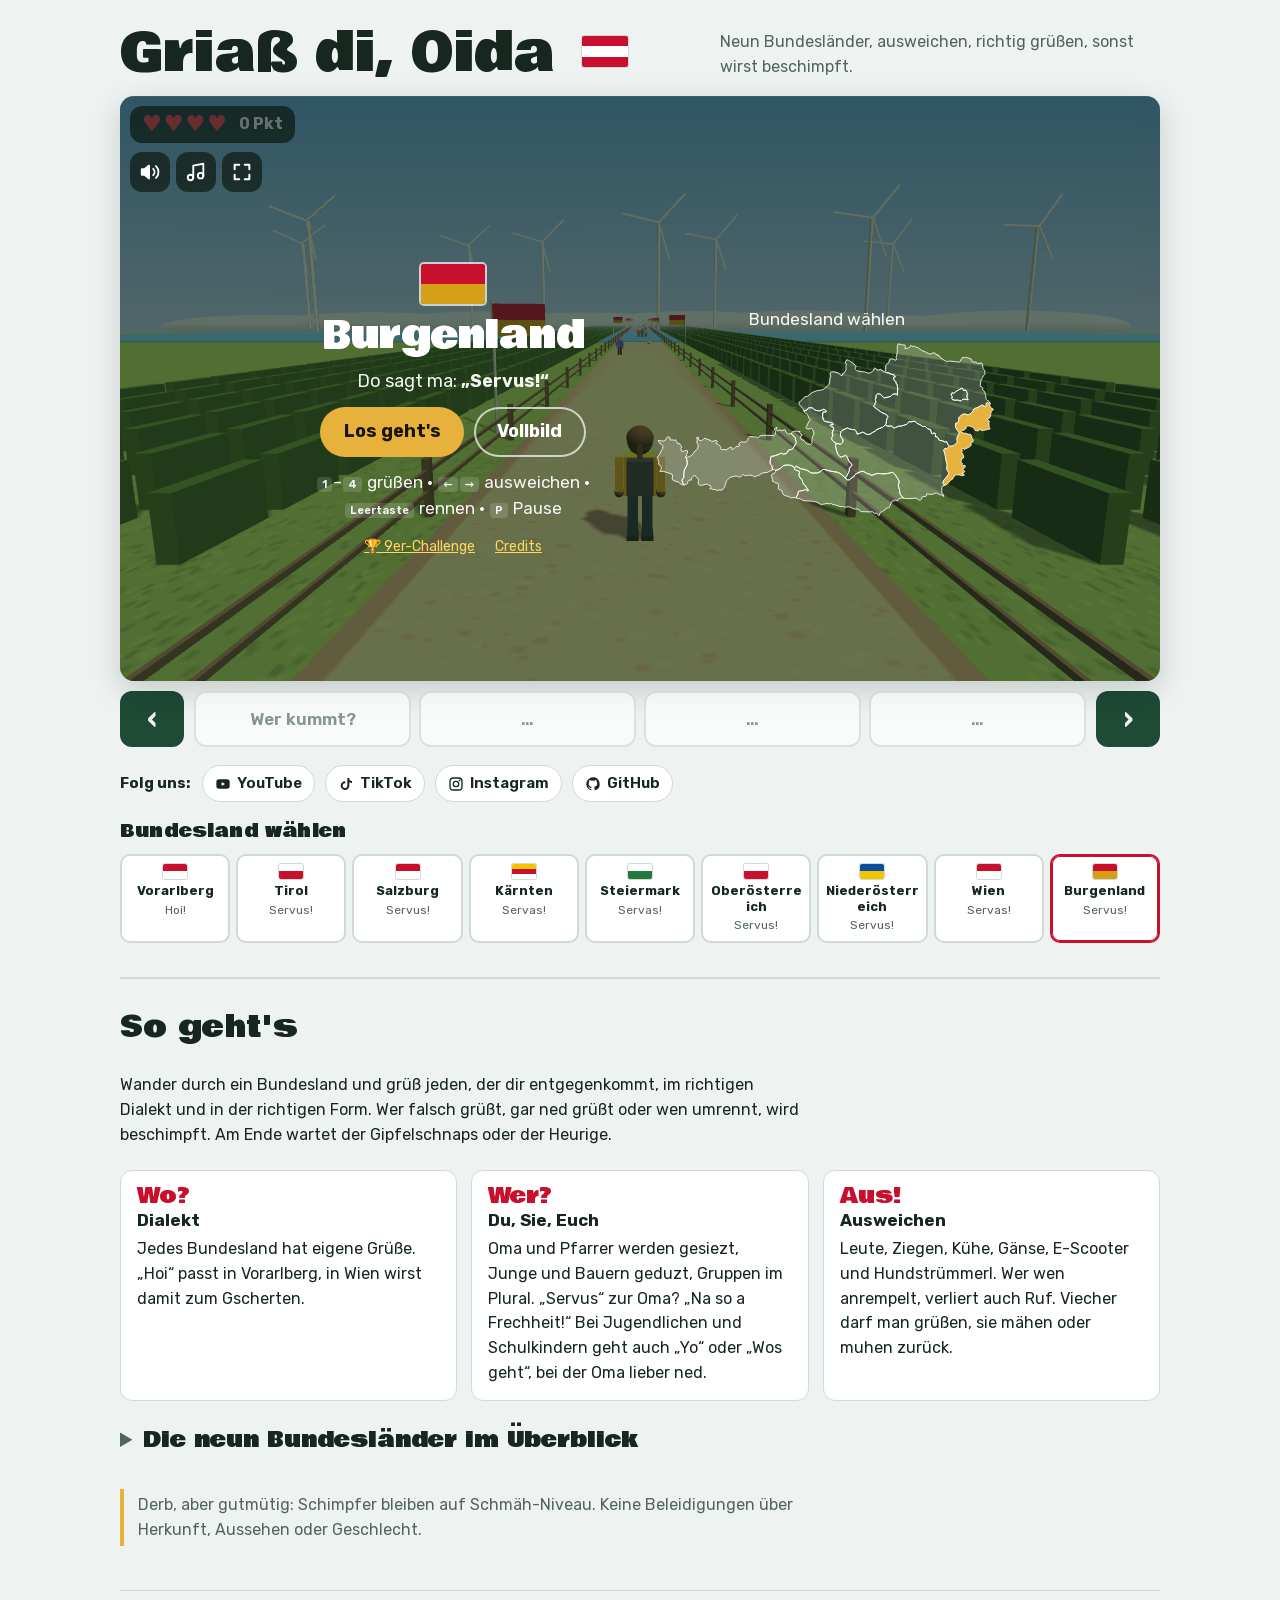
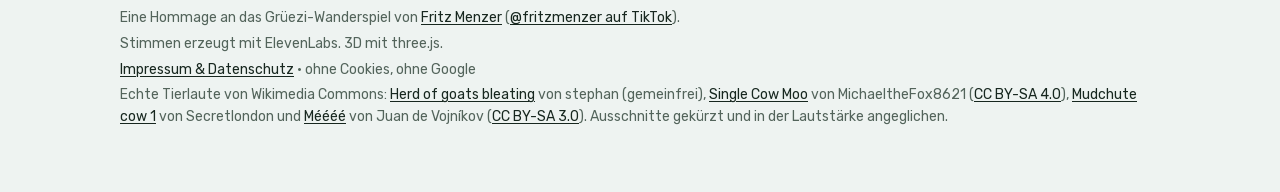
<file: index.html>
<!doctype html>
<html lang="de">
<head>
<meta charset="utf-8">
<meta name="viewport" content="width=device-width, initial-scale=1, viewport-fit=cover">
<title>Griaß di, Oida</title>
<meta name="description" content="Wander durch alle neun Bundesländer und grüß jeden richtig, im Dialekt und mit du, Sie oder euch. Sonst wirst beschimpft.">
<meta property="og:title" content="Griaß di, Oida">
<meta property="og:description" content="Schaffst du's, ganz Österreich richtig zu grüßen?">
<meta property="og:type" content="website">
<meta property="og:url" content="https://griassdioida.github.io/">
<meta property="og:image" content="https://griassdioida.github.io/og.png">
<meta property="og:image:width" content="1200">
<meta property="og:image:height" content="630">
<meta property="og:image:alt" content="Logo von Griaß di, Oida: Wanderweg zu den Bergen mit rot-weiß-roter Fahne">
<meta name="twitter:card" content="summary_large_image">
<link rel="icon" href="favicon.svg" type="image/svg+xml">
<link rel="icon" href="icon-512.png" type="image/png" sizes="512x512">
<link rel="apple-touch-icon" href="apple-touch-icon.png">
<meta name="theme-color" content="#1f4a35">
<meta name="claude:viewport-fit-sides" content="cover">
<!-- Besucherstatistik: Cloudflare Web Analytics (ohne Cookies), zählt nur auf der echten Adresse. Token aus dem Cloudflare-Dashboard eintragen. -->
<script>
  (function(){var token="468034b8a16447ffb6293f0239fcf68b";
    if(!token||!/(^|\.)griassdioida\.github\.io$/.test(location.hostname))return;
    var g=document.createElement("script");g.defer=true;g.src="https://static.cloudflareinsights.com/beacon.min.js";
    g.setAttribute("data-cf-beacon",JSON.stringify({token:token}));document.head.appendChild(g);})();
</script>
<link rel="preload" href="fonts/bowlbyone-latin.woff2" as="font" type="font/woff2" crossorigin>
<link rel="preload" href="fonts/rubik-latin.woff2" as="font" type="font/woff2" crossorigin>
<link rel="stylesheet" href="fonts/fonts.css">
<style>
/* Layout: 3D-Bühne oben, darunter Lenken + Grußtasten, Bundesland-Wahl, dann das Konzept als ruhiger Lesetext */
:root{
  --bg:#eef3f1;--surface:#ffffff;--fg:#17271f;--muted:#53645b;--line:#cfdad4;
  --rot:#c8102e;--tanne:#1f4a35;--heu:#e7b23b;--btn:#ffffff;--btn-fg:#17271f;
  --display:"Bowlby One","Arial Black",Impact,sans-serif;
  --body:"Rubik",system-ui,-apple-system,"Segoe UI",sans-serif;
}
@media (prefers-color-scheme: dark){:root:not([data-theme="light"]){
  --bg:#0f1714;--surface:#16211c;--fg:#e6eee9;--muted:#9db1a6;--line:#2a3a32;--rot:#ff4b5f;--tanne:#7fc79f;--heu:#f0c35a;--btn:#1c2a23;--btn-fg:#e6eee9;color-scheme:dark}}
:root[data-theme="dark"]{--bg:#0f1714;--surface:#16211c;--fg:#e6eee9;--muted:#9db1a6;--line:#2a3a32;--rot:#ff4b5f;--tanne:#7fc79f;--heu:#f0c35a;--btn:#1c2a23;--btn-fg:#e6eee9;color-scheme:dark}

html,body{background:var(--bg);color:var(--fg)}
body{font-family:var(--body);font-size:16px;line-height:1.55}
.wrap{max-width:1040px;margin:0 auto;padding-left:max(16px,env(safe-area-inset-left,0px));padding-right:max(16px,env(safe-area-inset-right,0px));padding-block:20px 56px;display:flex;flex-direction:column;gap:16px}
header{display:flex;flex-wrap:wrap;align-items:flex-end;justify-content:space-between;gap:8px 20px}
h1{font-family:var(--display);font-weight:400;font-size:clamp(30px,6vw,52px);line-height:1;margin:0;letter-spacing:.01em;text-wrap:balance}
h1 .flag{display:inline-block;width:.9em;height:.6em;vertical-align:.08em;margin-left:.15em;background:linear-gradient(#c8102e 0 33.3%,#fff 33.3% 66.6%,#c8102e 66.6%);border-radius:2px;box-shadow:0 0 0 1px var(--line)}
.tag{margin:0;color:var(--muted);max-width:44ch}
h1 .ed{font-size:.55em;margin-left:.3em;vertical-align:.1em;color:var(--rot)}

/* Bühne: eigene Welt, bewusst theme-unabhängig */
.stage{position:relative;width:100%;aspect-ratio:16/9;max-width:100%;border-radius:14px;overflow:hidden;background:#9fd0ef;box-shadow:0 10px 30px rgba(10,30,20,.18);user-select:none;-webkit-user-select:none;touch-action:none}
canvas{display:block;width:100%;height:100%}
.labels{position:absolute;inset:0;pointer-events:none;overflow:hidden}
.bub{position:absolute;left:0;top:0;transform:translate(-50%,-100%);max-width:min(300px,70%);background:#fff;color:#17271f;border:3px solid #2a3a32;border-radius:14px;padding:7px 12px;font:600 clamp(14px,1.9vw,19px)/1.25 var(--body);box-shadow:0 4px 14px rgba(0,0,0,.2);white-space:normal;text-align:center}
.bub::after{content:"";position:absolute;left:50%;bottom:-11px;transform:translateX(-50%);border:9px solid transparent;border-top-color:inherit;border-bottom:0}
.bub.bad{border-color:#c8102e;color:#a50d26;font-weight:700}
.bub.ok{border-color:#1f7a4a}
.bub.me{border-color:#e7b23b}
.npctag{position:absolute;left:0;top:0;transform:translate(-50%,-100%);background:#17271f;color:#fff;font:700 13px var(--body);padding:4px 10px;border-radius:999px;letter-spacing:.02em;white-space:nowrap}
.npctag b{color:#e7b23b}
.hud{position:absolute;left:10px;right:10px;top:10px;display:flex;align-items:flex-start;justify-content:space-between;gap:10px;pointer-events:none}
.pill{background:rgba(15,30,22,.74);color:#fff;border-radius:12px;padding:6px 12px;display:flex;align-items:center;gap:10px;font-weight:700}
.hearts{color:#ff4b5f;font-size:22px;letter-spacing:2px;line-height:1}
.hearts .off{color:rgba(255,255,255,.25)}
.landpill{flex-direction:column;align-items:stretch;gap:5px;min-width:0}
.landpill .nm{display:flex;align-items:center;gap:8px;font-family:var(--display);font-weight:400;font-size:clamp(14px,2vw,20px)}
#hudname{min-width:0;overflow:hidden;white-space:nowrap;text-overflow:ellipsis}
.mini{flex:none}
.fl{width:26px;height:17px;border-radius:2px;box-shadow:0 0 0 1px rgba(255,255,255,.6);flex:none}
.prog{height:5px;background:rgba(255,255,255,.2);border-radius:3px;overflow:hidden}
.prog i{display:block;height:100%;width:0;background:#e7b23b}
.mini{width:clamp(110px,18vw,190px);background:rgba(15,30,22,.6);border-radius:12px;padding:6px}
.mini svg,.mapwrap svg{display:block;width:100%;height:auto}
.subs{position:absolute;left:50%;bottom:12px;transform:translateX(-50%);width:min(92%,640px);display:flex;flex-direction:column;gap:4px;pointer-events:none}
.subs div{background:rgba(10,20,15,.78);color:#fff;border-radius:8px;padding:5px 12px;font:500 clamp(13px,1.7vw,16px)/1.35 var(--body);text-align:center}
.subs div b{color:#e7b23b}
.subs div.bad b{color:#ff7b8a}
.mute{position:absolute;left:10px;top:56px;width:40px;height:40px;border:0;border-radius:12px;background:rgba(15,30,22,.74);color:#fff;display:grid;place-items:center;cursor:pointer;touch-action:manipulation}
.mute svg{width:22px;height:22px}
.mute:focus-visible{outline:3px solid #e7b23b;outline-offset:2px}
.tools{position:absolute;left:10px;top:56px;display:flex;align-items:center;gap:6px;z-index:3}
.tools .mute{position:static}
.tools .streak{position:static;margin-left:6px}
.runbtn{position:absolute;right:12px;bottom:12px;z-index:3;width:76px;height:76px;border-radius:50%;border:3px solid rgba(255,255,255,.85);background:rgba(231,178,59,.88);color:#17271f;font:700 14px var(--body);cursor:pointer;touch-action:none;user-select:none;-webkit-user-select:none}
.runbtn.on{background:#ffd75e;transform:scale(.94)}
.stage:has(.overlay:not([hidden])) .landpill,.stage:has(.overlay:not([hidden])) .mini{visibility:hidden}
.gamewrap{display:flex;flex-direction:column;gap:10px;-webkit-user-select:none;user-select:none;-webkit-touch-callout:none;-webkit-tap-highlight-color:transparent}
.gamewrap *{-webkit-touch-callout:none}
.stage:has(.overlay:not([hidden])) .runbtn{display:none}
.gamewrap.fs{position:fixed;top:0;left:0;right:0;height:var(--appH,100%);z-index:50;background:#0f1714;padding:env(safe-area-inset-top,0px) env(safe-area-inset-right,0px) max(8px,env(safe-area-inset-bottom,0px)) env(safe-area-inset-left,0px);gap:8px}
.gamewrap.fs .stage{flex:1;aspect-ratio:auto;height:auto;min-height:0;max-height:none;border-radius:0;box-shadow:none}
.gamewrap.fs .controls{padding:0 8px}
body.noscroll{overflow:hidden}
.streak{position:absolute;left:198px;top:66px;color:#fff;font-weight:700;text-shadow:0 1px 3px rgba(0,0,0,.6)}

[hidden]{display:none!important}
.mute{z-index:3}
.overlay{z-index:2;position:absolute;inset:0;display:flex;background:rgba(12,28,20,.62);color:#fff;padding:60px 14px 14px;overflow:auto}
.overlay .box{display:flex;flex-direction:column;align-items:center;text-align:center;gap:clamp(6px,1.4vw,12px);max-width:620px}
.overlay .intro{display:grid;grid-template-columns:1fr 1fr;gap:28px;align-items:center;max-width:720px;margin:auto}
.overlay .intro .txt{display:flex;flex-direction:column;gap:12px;align-items:center;text-align:center}
.overlay .intro h2{margin:0}
.overlay .intro .say{font-size:18px;margin:0}
.overlay .intro .mapwrap{text-align:center}
.overlay .intro .mapwrap .pickhint{margin:0 0 6px}
.keys kbd{font:600 11px var(--body);background:rgba(255,255,255,.16);border-radius:4px;padding:1px 5px;margin:0 1px}
.links{display:flex;gap:16px;justify-content:center}
.overlay .credits{text-align:left;align-items:stretch;max-width:560px;margin:auto;font-size:14px;line-height:1.45}
.overlay .credits h2{text-align:center}
.overlay .credits h3{margin:8px 0 0;font-size:15px;color:#ffd75e}
.overlay .credits p,.overlay .credits ul{margin:0}.overlay .credits ul{padding-left:18px}
.overlay .credits a{color:#fff}
.overlay .credits .row{justify-content:center;margin-top:8px}
.linkbtn{font:inherit;font-size:14px;background:none;border:0;color:#ffd75e;text-decoration:underline;cursor:pointer;padding:2px}
.overlay h2{font-family:var(--display);font-weight:400;margin:0;font-size:clamp(20px,4vw,38px);line-height:1.05;text-wrap:balance}
.overlay p{margin:0;font-size:clamp(13px,1.8vw,17px);opacity:.94}
.overlay>*{margin:auto}
.share{display:flex;flex-wrap:wrap;gap:10px;justify-content:center;margin-top:10px}
.share .big{text-decoration:none;display:inline-flex;align-items:center}
.big.share-b{background:#3ddc84;color:#0f1714}
.sharelinks{flex-basis:100%;display:flex;flex-wrap:wrap;gap:6px 14px;justify-content:center;font-size:14px}
.sharelinks a,.sharelinks button{color:#fff;font:inherit;font-weight:600;background:none;border:0;padding:4px 2px;text-decoration:underline;text-underline-offset:3px;cursor:pointer}
.sharemsg{flex-basis:100%;margin:2px 0 0;font-size:13px;min-height:1em;opacity:.9}
.goal{font-size:14px;opacity:.95}.crown{font-weight:700;color:#ffd75e}
.confetti{position:absolute;inset:0;width:100%;height:100%;pointer-events:none;z-index:5}
.chrow{margin-top:6px}
.pkp{cursor:pointer}.pkp:hover{fill:rgba(231,178,59,.6)}
.stage.lost canvas{filter:grayscale(.85) brightness(.85);transition:filter 1.2s}
.ohoh{position:absolute;inset:0;display:flex;align-items:center;justify-content:center;gap:.3em;pointer-events:none;z-index:4;font-family:"Bowlby One",system-ui;font-size:clamp(34px,9vw,72px);color:#fff;text-shadow:0 4px 0 #c8102e,0 8px 24px rgba(0,0,0,.5)}
.ohoh span{opacity:0;animation:ohoh .9s cubic-bezier(.3,1.6,.5,1) forwards}
.ohoh span:nth-child(2){animation-delay:.45s}.ohoh span:nth-child(3){animation-delay:.9s}
@keyframes ohoh{0%{opacity:0;transform:translateY(-60px) scale(.6) rotate(-8deg)}60%{opacity:1;transform:translateY(8px) scale(1.1) rotate(4deg)}100%{opacity:1;transform:translateY(0) scale(1) rotate(-3deg)}}
@media (prefers-reduced-motion:reduce){.ohoh span{animation:none;opacity:1}}
.sheet-bg{position:absolute;inset:0;z-index:6;background:rgba(8,16,12,.55);display:flex;align-items:flex-end;justify-content:center;padding:10px;animation:fadein .15s}
.sheet{width:min(460px,100%);max-height:100%;overflow:auto;background:#fbfaf6;color:#17271f;border-radius:18px;padding:14px 16px 16px;box-shadow:0 -10px 40px rgba(0,0,0,.35);animation:slideup .22s cubic-bezier(.2,.9,.3,1.1)}
.sheet-top{display:flex;align-items:center;justify-content:space-between}
.sheet h3{margin:0;font-family:"Bowlby One",system-ui;font-size:20px;font-weight:400}
.sheet-x{border:0;background:#ecebe5;color:#17271f;width:36px;height:36px;border-radius:50%;font-size:16px;cursor:pointer}
.sheet-prev{margin:10px 0 12px;padding:10px 12px;border-radius:12px;background:#efeee8;font-size:14px;line-height:1.4}
.sheet-grid{display:grid;grid-template-columns:repeat(4,1fr);gap:12px 6px}
.tile{display:flex;flex-direction:column;align-items:center;gap:6px;font:inherit;font-size:12.5px;font-weight:600;color:#17271f;text-decoration:none;background:none;border:0;padding:4px 0;cursor:pointer;border-radius:12px}
.tile:focus-visible{outline:3px solid #e7b23b}
.ti{width:52px;height:52px;border-radius:50%;display:grid;place-items:center;color:#fff}.ti svg{width:26px;height:26px}
.sheet-msg{margin:10px 0 0;min-height:1em;font-size:13px;text-align:center;font-weight:600}
@keyframes slideup{from{transform:translateY(40px);opacity:0}to{transform:none;opacity:1}}@keyframes fadein{from{opacity:0}to{opacity:1}}
@media (prefers-reduced-motion:reduce){.sheet,.sheet-bg{animation:none}}
.g.hit{background:#3ddc84!important;color:#0f1714!important;box-shadow:0 0 0 3px #fff inset}
.pickhint{margin:14px 0 4px;font-size:14px;opacity:.85}
.mapwrap.pick{margin:0 auto}
.pk{cursor:pointer;outline:none}.pk path{transition:fill .15s}.pk:hover path,.pk:focus-visible path{fill:rgba(231,178,59,.75)}
.minichips{display:flex;flex-wrap:wrap;gap:6px;justify-content:center;margin-top:8px}
.mc{font:inherit;font-size:13px;font-weight:600;padding:5px 10px;border-radius:999px;border:1.5px solid rgba(255,255,255,.6);background:transparent;color:#fff;cursor:pointer}
.mc.on{background:#e7b23b;color:#17271f;border-color:#e7b23b}.mc:hover{border-color:#fff;background:rgba(255,255,255,.12)}
.overlay .row{display:flex;gap:10px;flex-wrap:wrap;justify-content:center}
.overlay .bigflag{width:64px;height:40px;border-radius:3px;box-shadow:0 0 0 2px rgba(255,255,255,.7)}
.big{font:inherit;font-weight:700;font-size:clamp(14px,2vw,18px);border:0;border-radius:999px;padding:.6em 1.3em;background:#e7b23b;color:#1b1405;cursor:pointer}
.big.ghost{background:transparent;color:#fff;box-shadow:inset 0 0 0 2px rgba(255,255,255,.7)}
.keys{font-size:13px;opacity:.8}

.controls{display:grid;grid-template-columns:auto 1fr auto;gap:10px;align-items:stretch}
.greets{display:grid;grid-template-columns:repeat(4,1fr);gap:8px}
.g{font:inherit;font-weight:600;font-size:17px;min-height:56px;border-radius:12px;border:2px solid var(--line);background:var(--btn);color:var(--btn-fg);cursor:pointer;display:flex;align-items:center;justify-content:center;gap:8px;padding:6px 10px;transition:transform .08s,border-color .15s}
.g kbd{font:600 12px var(--body);border:1px solid var(--line);border-radius:5px;padding:1px 6px;color:var(--muted)}
.g:not(:disabled){border-color:var(--tanne)}
.g:not(:disabled):hover{transform:translateY(-1px)}
.g:disabled{cursor:default;color:var(--muted);opacity:.65}
.steer{font:700 28px var(--body);width:64px;border:0;border-radius:12px;background:var(--tanne);color:var(--bg);cursor:pointer;touch-action:none}
.steer:active{filter:brightness(1.15)}
.big:focus-visible,.g:focus-visible,.chip:focus-visible,.steer:focus-visible{outline:3px solid var(--rot);outline-offset:2px}

.lands{display:flex;flex-direction:column;gap:8px}
.lands h3,.concept h2{font-family:var(--display);font-weight:400;margin:0;letter-spacing:.01em}
.lands h3{font-size:18px}
.chips{display:grid;grid-template-columns:repeat(9,1fr);gap:6px}
.chip{font:inherit;font-size:13px;line-height:1.2;border:2px solid var(--line);background:var(--surface);color:var(--fg);border-radius:10px;padding:8px 6px;cursor:pointer;display:flex;flex-direction:column;gap:4px;align-items:center;min-width:0}
.chip .fl{width:24px;height:15px;box-shadow:0 0 0 1px var(--line)}
.chip b{font-weight:700;font-size:13px;overflow-wrap:anywhere}
.chip span{color:var(--muted);font-size:12px}
.chip[aria-pressed="true"]{border-color:var(--rot);box-shadow:inset 0 0 0 1px var(--rot)}
.chip .ok{color:var(--tanne);font-weight:700}

.concept{display:flex;flex-direction:column;gap:22px;margin-top:18px;border-top:2px solid var(--line);padding-top:26px}
.concept h2{font-size:clamp(22px,3.4vw,30px)}
.concept h4{margin:0 0 4px;font-size:17px}
.concept p,.concept li{max-width:68ch}
.concept p{margin:0}
.rules{display:grid;grid-template-columns:repeat(3,1fr);gap:14px}
.rule{background:var(--surface);border:1px solid var(--line);border-radius:12px;padding:14px 16px;min-width:0}
.rule .k{font-family:var(--display);color:var(--rot);font-size:22px;line-height:1}
.tbl{overflow-x:auto;border:1px solid var(--line);border-radius:12px;background:var(--surface)}
table{border-collapse:collapse;width:100%;min-width:820px;font-size:14px}
th,td{text-align:left;padding:9px 12px;border-bottom:1px solid var(--line);vertical-align:top}
th{font-size:12px;text-transform:uppercase;letter-spacing:.06em;color:var(--muted);font-weight:600}
tr:last-child td{border-bottom:0}
td:first-child{font-weight:700;white-space:nowrap}
ul{margin:0;padding-left:1.2em;display:flex;flex-direction:column;gap:6px}
.foot{margin-top:28px;padding-top:16px;border-top:1px solid var(--line);color:var(--muted);font-size:14px;display:flex;flex-direction:column;gap:4px}
.foot p{margin:0}
.foot a{color:var(--fg);text-underline-offset:2px}
.social{display:flex;flex-wrap:wrap;align-items:center;gap:8px 10px;margin-bottom:10px}
.social.top{margin:2px 0 0;font-size:15px;color:var(--muted)}
.social.top a{color:var(--fg)}
.landsinfo summary{cursor:pointer;font-family:var(--display);font-size:clamp(18px,2.6vw,22px);margin-bottom:10px}
.landsinfo summary::marker{color:var(--muted)}
.social b{color:var(--fg);margin-right:2px}
.social a{display:inline-flex;align-items:center;gap:6px;padding:6px 12px;border:1px solid var(--line);border-radius:99px;background:var(--surface);text-decoration:none;font-weight:600}
.social svg{width:16px;height:16px;flex:none}
.note{border-left:4px solid var(--heu);padding:4px 0 4px 14px;color:var(--muted)}

.g,.steer,.chip,.big{touch-action:manipulation}
@media (max-width:760px){
  .wrap{padding-block:10px 40px;gap:10px}
  header .tag{display:none}
  h1{font-size:26px}
  .stage{aspect-ratio:auto;height:calc(100svh - 300px - env(safe-area-inset-bottom,0px));min-height:330px;max-height:620px;border-radius:10px}
  .overlay{padding-top:92px}
  .hud{left:6px;right:6px;top:6px;gap:6px}
  .pill{padding:4px 8px;gap:6px;font-size:13px}
  .hearts{font-size:16px;letter-spacing:1px}
  .landpill{flex:1}
  .landpill .nm{font-size:clamp(11px,3.6vw,14px);gap:5px}
  .landpill .fl{width:18px;height:12px}
}
@media (max-width:440px){
  .hud .mini{display:none}
  .subs{bottom:8px}
  .streak{font-size:13px}
  .tools{top:46px;left:6px;gap:4px}
  .mute{width:36px;height:36px}
  .runbtn{width:64px;height:64px;bottom:64px;right:8px;font-size:12px}
  .controls{gap:6px}
  .greets{gap:6px}
  .g{min-height:52px;font-size:16px;padding:4px 6px}
  .greets{grid-template-columns:repeat(2,1fr)}
  .steer{width:52px}
  .chips{grid-template-columns:repeat(3,1fr)}
  .rules{grid-template-columns:1fr}
  .g kbd{display:none}
  .overlay .intro{grid-template-columns:1fr;gap:14px}
  .overlay .intro .keys{display:none}
  .overlay .intro .mapwrap svg{max-width:240px;margin:0 auto}
  .mini{width:78px;padding:4px}
  .bub{max-width:78%}
}
@media (prefers-reduced-motion:reduce){.g{transition:none}}
</style>
</head>
<body>

<div class="wrap">
  <header>
    <h1>Griaß di, Oida <span class="flag" aria-hidden="true"></span></h1>
    <p class="tag">Neun Bundesländer, ausweichen, richtig grüßen, sonst wirst beschimpft.</p>
  </header>

  <div class="gamewrap" id="gamewrap">
  <div class="stage" id="stage">
    <canvas id="game" aria-label="3D-Spielfeld: Wanderweg, Leute und Tiere kommen entgegen"></canvas>
    <div class="labels" id="labels"></div>
    <div class="hud" id="hud" hidden>
      <div class="pill"><span class="hearts" id="hearts"></span><span id="score">0 Pkt</span></div>
      <div class="pill landpill"><div class="nm"><span class="fl" id="hudflag"></span><span id="hudname"></span></div><div class="prog"><i id="prog"></i></div></div>
      <div class="mini" id="mini"></div>
    </div>
    <div class="tools">
    <button class="mute" id="mute" type="button" aria-label="Ton ausschalten"></button>
    <button class="mute mub" id="musbtn" type="button" aria-label="Musik ausschalten"></button>
    <button class="mute fsb" id="fsbtn" type="button" aria-label="Vollbild"></button>
    <button class="mute pab" id="pausebtn" type="button" aria-label="Pause"></button>
    <div class="streak" id="streak"></div>
    </div>
    <button class="runbtn" id="runbtn" type="button" aria-label="Rennen (gedrückt halten)" hidden>Rennen</button>
    <div class="subs" id="subs"></div>
    <div class="overlay" id="overlay"></div>
  </div>

  <div class="controls">
    <button class="steer" id="left" type="button" aria-label="Nach links ausweichen">‹</button>
    <div class="greets" id="greets"></div>
    <button class="steer" id="right" type="button" aria-label="Nach rechts ausweichen">›</button>
  </div>
  </div>

    <div class="social top"><b>Folg uns:</b>
      <a href="https://www.youtube.com/@griassdioida" target="_blank" rel="noopener"><svg viewBox="0 0 24 24" aria-hidden="true"><rect x="2" y="5" width="20" height="14" rx="4" fill="currentColor"/><path d="M10 9v6l5-3z" fill="var(--surface)"/></svg>YouTube</a>
      <a href="https://www.tiktok.com/@griassdioida" target="_blank" rel="noopener"><svg viewBox="0 0 24 24" aria-hidden="true"><path d="M14 3v11.5a3.5 3.5 0 1 1-3-3.46V8a6.5 6.5 0 1 0 6 6.5V9.3a7 7 0 0 0 4 1.2v-3A4 4 0 0 1 17 3z" fill="currentColor"/></svg>TikTok</a>
      <a href="https://www.instagram.com/griassdioida" target="_blank" rel="noopener"><svg viewBox="0 0 24 24" aria-hidden="true"><rect x="3" y="3" width="18" height="18" rx="5" fill="none" stroke="currentColor" stroke-width="2"/><circle cx="12" cy="12" r="4" fill="none" stroke="currentColor" stroke-width="2"/><circle cx="17.3" cy="6.7" r="1.3" fill="currentColor"/></svg>Instagram</a>
      <a href="https://github.com/griassdioida/griassdioida.github.io" target="_blank" rel="noopener"><svg viewBox="0 0 24 24" aria-hidden="true"><path d="M12 2a10 10 0 0 0-3.2 19.5c.5.1.7-.2.7-.5v-1.7c-2.8.6-3.4-1.3-3.4-1.3-.4-1.2-1.1-1.5-1.1-1.5-.9-.6.1-.6.1-.6 1 .1 1.5 1 1.5 1 .9 1.5 2.3 1.1 2.9.8.1-.6.3-1.1.6-1.3-2.2-.3-4.6-1.1-4.6-5a3.9 3.9 0 0 1 1-2.7 3.6 3.6 0 0 1 .1-2.7s.8-.3 2.8 1a9.6 9.6 0 0 1 5 0c1.9-1.3 2.8-1 2.8-1 .4 1 .4 2 .1 2.7a3.9 3.9 0 0 1 1 2.7c0 3.9-2.3 4.7-4.6 5 .4.3.7.9.7 1.9V21c0 .3.2.6.7.5A10 10 0 0 0 12 2z" fill="currentColor"/></svg>GitHub</a>
    </div>

  <div class="lands">
    <h3>Bundesland wählen</h3>
    <div class="chips" id="chips"></div>
  </div>

  <section class="concept">
    <h2>So geht's</h2>
    <p>Wander durch ein Bundesland und grüß jeden, der dir entgegenkommt, im richtigen Dialekt und in der richtigen Form. Wer falsch grüßt, gar ned grüßt oder wen umrennt, wird beschimpft. Am Ende wartet der Gipfelschnaps oder der Heurige.</p>

    <div class="rules">
      <div class="rule"><div class="k">Wo?</div><h4>Dialekt</h4><p>Jedes Bundesland hat eigene Grüße. „Hoi“ passt in Vorarlberg, in Wien wirst damit zum Gscherten.</p></div>
      <div class="rule"><div class="k">Wer?</div><h4>Du, Sie, Euch</h4><p>Oma und Pfarrer werden gesiezt, Junge und Bauern geduzt, Gruppen im Plural. „Servus“ zur Oma? „Na so a Frechheit!“ Bei Jugendlichen und Schulkindern geht auch „Yo“ oder „Wos geht“, bei der Oma lieber ned.</p></div>
      <div class="rule"><div class="k">Aus!</div><h4>Ausweichen</h4><p>Leute, Ziegen, Kühe, Gänse, E-Scooter und Hundstrümmerl. Wer wen anrempelt, verliert auch Ruf. Viecher darf man grüßen, sie mähen oder muhen zurück.</p></div>
    </div>

    <details class="landsinfo">
    <summary>Die neun Bundesländer im Überblick</summary>
    <div class="tbl">
      <table>
        <thead><tr><th>Bundesland</th><th>Per du</th><th>Per Sie</th><th>Gruppe</th><th>Wahrzeichen</th><th>Ziel</th><th>Typischer Schimpfer</th><th>Hindernisse</th></tr></thead>
        <tbody id="landtable"></tbody>
      </table>
    </div>
    </details>

    <p class="note">Derb, aber gutmütig: Schimpfer bleiben auf Schmäh-Niveau. Keine Beleidigungen über Herkunft, Aussehen oder Geschlecht.</p>
  </section>

  <footer class="foot">
    <p>Eine Hommage an das Grüezi-Wanderspiel von <a href="https://fritzmenzer.com" target="_blank" rel="noopener">Fritz Menzer</a> (<a href="https://www.tiktok.com/@fritzmenzer" target="_blank" rel="noopener">@fritzmenzer auf TikTok</a>).</p>
    <p>Stimmen erzeugt mit ElevenLabs. 3D mit three.js.</p>
    <p><a href="impressum.html">Impressum &amp; Datenschutz</a> · ohne Cookies, ohne Google</p>
    <p>Echte Tierlaute von Wikimedia Commons: <a href="https://commons.wikimedia.org/wiki/File:Herd_of_goats_bleating.ogg" target="_blank" rel="noopener">Herd of goats bleating</a> von stephan (gemeinfrei), <a href="https://commons.wikimedia.org/wiki/File:Single_Cow_Moo.ogg" target="_blank" rel="noopener">Single Cow Moo</a> von MichaeltheFox8621 (<a href="https://creativecommons.org/licenses/by-sa/4.0/" target="_blank" rel="noopener">CC BY-SA 4.0</a>), <a href="https://commons.wikimedia.org/wiki/File:Mudchute_cow_1.ogg" target="_blank" rel="noopener">Mudchute cow 1</a> von Secretlondon und <a href="https://commons.wikimedia.org/wiki/File:M%C3%A9%C3%A9%C3%A9%C3%A9.ogg" target="_blank" rel="noopener">Méééé</a> von Juan de Vojníkov (<a href="https://creativecommons.org/licenses/by-sa/3.0/" target="_blank" rel="noopener">CC BY-SA 3.0</a>). Ausschnitte gekürzt und in der Lautstärke angeglichen.</p>
  </footer>
</div>

<script src="vendor/three-r128.min.js"></script>
<script>
(()=>{
const $=id=>document.getElementById(id);
// Spiel-Ereignisse (Start, Geschafft, Teilen …): Cloudflare Web Analytics kennt keine eigenen Ereignisse, daher derzeit ohne Wirkung
const track=(a,n,v)=>{};
const pick=a=>a[Math.floor(Math.random()*a.length)];
const shuffle=a=>{a=a.slice();for(let i=a.length-1;i>0;i--){const j=Math.floor(Math.random()*(i+1));[a[i],a[j]]=[a[j],a[i]]}return a};
const clamp=(v,a,b)=>Math.max(a,Math.min(b,v));
const rnd=(a,b)=>a+Math.random()*(b-a);

// ================= Daten =================
/*DATA-START*/
const TYPES={
  bauer:{form:"du",label:"Bauer",formal:["Bin i da Pfarrer, oda wos?","So vornehm? Mia san am Berg, ned in da Oper!"]},
  jung:{form:"du",label:"Jugendlicher",formal:["Oida, bin i dei Oma?","Voll cringe, Oida."]},
  oma:{form:"sie",label:"Oma",casual:["Na so a Frechheit! Mia kennan uns do gar ned!","Seit wann san mia per du, Bürscherl?"]},
  pfarrer:{form:"sie",label:"Pfarrer",casual:["Hochwürden heißt des! Des wirst beichten!","Per du mit'm Herrgott, aber ned mit mia!"]},
  oper:{form:"sie",label:"Operngast",casual:["Na hearn S\u2019, mia san do ned beim Würstelstand!","Per du? Mit mir? Unerhört, Sie Proletarier!"]},
  kuhbauer:{form:"du",label:"Bauer mit Kuah",formal:["Bin i da Pfarrer, oda wos?","So vornehm? Mei Kuah und i san ned in da Oper!"]},
  arbeiter:{form:"du",label:"Bauarbeiter",formal:["Bin i da Polier, oda wos?","So vornehm? Do is a Baustö, ka Ballsaal!"]},
  radler:{form:"du",label:"Radlfahrer",formal:["Bin i da Pfarrer, oda wos?","So vornehm? I foahr do Radl, ned Kutschn!"]},
  sandler:{form:"du",label:"Sandler",formal:["I bin do ned da Bürgermeister, Burli!","So vornehm? Mei Büro is des Bankerl do!"]},
  paar:{form:"euch",label:"Pärchen",group:true,singular:["Mia san zu zweit, du Hirsch!","Und mei Schatzi? Is die Luft?"],formal:["So förmlich? Mia san do ned am Standesamt!"]},
  kinder:{form:"euch",label:"Schulkinder",group:true,singular:["Mia san mehrere, du Dodl!","Hihi, der kann ned zählen!"],formal:["Hihi, der sagt Sie zu uns!"]},
  gruppe:{form:"euch",group:true,label:"Wandergruppe",singular:["Mia san zu dritt, du Hirsch!","Und die zwa andern? San mia Luft?"],formal:["So förmlich? Mia san do ned beim Notar!"]}
};
const SLANG=["Yo","Wos geht","Hey Bro","Oida"];
const YOUNG={jung:true,kinder:true};
const SLANG_REPLY=["Yo, wos geht!","Oida, servas!","Na, Bro, alles fit?","Hey, voll nice!"];
const SLANG_BAD={du:["Yo?! Bin i dei Hawara, oda wos?"],sie:["Wos is des fia a Gred? Mit mia redst ordentlich!"],euch:["Wos geht? Mia san do ka Gang!"]};
const YOUNG_FORMAL=["Voll cringe, Oida!","Bin i dei Lehrer, oda wos?"];
const FOREIGN={"Grüezi":"Mia san do ned in da Schweiz!","Moin":"Bist im falschen Land, Piefke!","Hallo":"Geht's no a bissl unpersönlicher?","Tach":"Red gscheit mit mia!"};
const FAREWELL={"Pfiat di":"Mia ham uns no ned amoi griaßt!","Baba":"Geh, i bin jo no gor ned do!"};
const BUMP={
  bauer:"Hearst! Pass auf, du Trampel!",jung:"Oida, schau wo du hinrennst!",oma:"Jessasmaria! Rennt der die Oma um!",
  pfarrer:"Der Herr vergibt dir. I ned!",kuhbauer:"Hearst! Mei Kuah und i ham Vorrang!",arbeiter:"Pass auf, Baustelle!",radler:"Heast! I foahr do!",paar:"Hoppala! Mia warn grad so romantisch!",kinder:"Aua! Der hot uns umgrennt!",sandler:"Heast! Mei Bankerl, mei Ruah!",oper:"Mei Frack! Passen S\u2019 doch auf, Sie Rüpel!",gruppe:"Hoppala! Mia san a Wandergruppe, ka Slalomstangen!",
  goat:"Määäh! Lass mei Goaß in Ruah!",cow:"Muuuh! Die Kuah hot Vorrang!",goose:"Gaaack! Die Martinigans is heilig!",
  scooter:"Oida, Radweg is drüben!",poop:"Na bravo. Hundstrümmerl am Schuach.",finish:"Hoppla, ned so stürmisch!"
};

const LANDS=[
 {id:"vbg",name:"Vorarlberg",colors:["#c8102e","#ffffff"],du:["Hoi","Servus","Grüaß di"],sie:["Grüaß Gott","Grüß Gott"],euch:["Hoi zäma","Grüaß eu"],
  silent:["Du Lappi, kasch ned grüaßa?","Gang hei, du Tschopa!","Bisch du an Schafseckel?"],wrongTail:"Gang hei, du Ostler!",
  finish:"gipfel",animals:["goat","cow"],swear:"Lappi, Tschopa",obs:"Goaß, Kuah",mark:"Bodensee",
  s:{sky:["#5d9fdb","#d9eefc"],ground:"#5e9f40",path:"#bf9b6c",peaks:[60,120],snow:true,lake:"#3f86b8",trees:true,landmark:"kirche"}},
 {id:"tirol",name:"Tirol",colors:["#ffffff","#c8102e"],du:["Servus","Griaß di"],sie:["Griaß Gott","Grüß Gott"],euch:["Griaß enk"],
  silent:["Schleich di, du Flachlandtiroler!","Hennabrunzer, elendiger!","Gea, du Lalle, grüaß gfälligst!"],wrongTail:"Schleich di, du Flachlandtiroler!",
  finish:"gipfel",animals:["goat","cow"],swear:"Flachlandtiroler, Lalle",obs:"Goaß, Kuah",mark:"Dreitausender, Dorfkirche",
  s:{sky:["#4f95d6","#d4ebff"],ground:"#5a9b3e",path:"#bd9767",peaks:[100,180],snow:true,trees:true,landmark:"kirche"}},
 {id:"sbg",name:"Salzburg",colors:["#c8102e","#ffffff"],du:["Servus","Griaß di"],sie:["Grüß Gott"],euch:["Griaß enk","Griaß eich"],
  silent:["Hearst, du Gscheada!","Grüß gfälligst, du Bazi!","Ned amoi grüaßn kaun a, da Tourist!"],wrongTail:"Du bist a ned von do, gell?",
  finish:"gipfel",animals:["goat","cow"],swear:"Gscheada, Bazi",obs:"Goaß, Kuah",mark:"Festung am Berg",
  s:{sky:["#5c9fdc","#e0f1ff"],ground:"#5d9e40",path:"#c19d6d",peaks:[60,120],snow:true,trees:true,landmark:"festung"}},
 {id:"ktn",name:"Kärnten",colors:["#f5c400","#c8102e","#ffffff"],du:["Servas","Griaß di"],sie:["Grüß Gott"],euch:["Griaß enk","Griaß eich"],
  silent:["Du Dodl, grüaßn tuat ma!","Geh, du Kas!","Lei ned so hochnasig, du Patschn!"],wrongTail:"Bist a Steirer, oda wos?",
  finish:"gipfel",animals:["goat","cow"],swear:"Dodl, Patschn",obs:"Goaß, Kuah",mark:"See mit Aussichtsturm",
  s:{sky:["#56a3e3","#e2f3ff"],ground:"#5fa142",path:"#c3a072",peaks:[45,95],snow:true,lake:"#2f7fb5",trees:true,landmark:"turm"}},
 {id:"stmk",name:"Steiermark",colors:["#ffffff","#1e7b3a"],du:["Servas","Griaß di"],sie:["Grüß Gott"],euch:["Griaß eich"],
  silent:["Geh scheißn, du Hiasl!","Du Zipfelklatscher!","Bist a Gscherter, oda wos?"],wrongTail:"Geh, bist a Kärntner?",
  finish:"gipfel",animals:["goat","cow"],swear:"Hiasl, Zipfelklatscher",obs:"Goaß, Kuah",mark:"Uhrturm am Schlossberg",
  s:{sky:["#62a8e2","#e4f4ff"],ground:"#61a443",path:"#c3a072",peaks:[35,75],snow:false,trees:true,landmark:"uhrturm"}},
 {id:"ooe",name:"Oberösterreich",colors:["#ffffff","#c8102e"],du:["Servus","Griaß di"],sie:["Grüß Gott"],euch:["Griaß eich","Griaß enk"],
  silent:["Hea, du Hirsch, grüaß gfälligst!","Geh, du Lätschn!","So a Schnösl, ned amoi grüaßn!"],wrongTail:"Bist a Wiener, oda wos?",
  finish:"gipfel",animals:["goat","cow"],swear:"Hirsch, Lätschn",obs:"Goaß, Kuah",mark:"See, Zwiebelturm, Voest-Schlote",
  s:{sky:["#5e9fd8","#e1f1fc"],ground:"#5fa142",path:"#c19d6d",peaks:[55,105],snow:true,lake:"#3a85ad",trees:true,landmark:"kirche",industry:true}},
 {id:"noe",name:"Niederösterreich",colors:["#0b4ea2","#f5c400"],du:["Servus","Griaß di"],sie:["Grüß Gott"],euch:["Griaß eich"],
  silent:["Na servas, so a Grantscherm!","Du Hiasl, kaunst ned grüßen?","Schleich di, du Wappler!"],wrongTail:"Typisch Wiener!",
  finish:"gipfel",animals:["goat","cow"],swear:"Grantscherm, Wappler",obs:"Goaß, Kuah",mark:"Stift über der Donau",
  s:{sky:["#69abe0","#e6f4fd"],ground:"#64a545",path:"#c6a575",peaks:[30,60],snow:true,trees:true,landmark:"stift"}},
 {id:"wien",name:"Wien",colors:["#c8102e","#ffffff"],du:["Servas","Habedere","Seawas"],sie:["Grüß Gott","Griaß Ihna","Habe die Ehre"],euch:["Griaß eich"],
  silent:["Ned amoi grüßen kaun a, der Gscherte!","Schleich di, Oida!","Geh scheißn, du Wappler!","Hearst, bist deppat?","Geh in Oasch, du Gscherter!","Heast, du Koffer, grüßen is ned so schwer!","Bist deppat? Du Beidl!","Schau ned so bled, du Fetznschädl!","Na servas, so a Gfrast!"],wrongTail:"Bist vom Land, du Gscherter?",
  finish:"heuriger",animals:["scooter","poop"],swear:"Gscherter, Wappler, Koffer, Beidl, Gfrast, Fetznschädl",obs:"E-Scooter, Hundstrümmerl",mark:"Stephansdom, Riesenrad",people:{bauer:"oper",kuhbauer:"sandler"},labels:{gruppe:"Fußgängergruppe"},
  s:{sky:["#7fb0db","#e9f2f8"],ground:"#9aa6a2",path:"#5d6466",city:true,landmark:"wien"}},
 {id:"bgld",name:"Burgenland",colors:["#c8102e","#d4a017"],du:["Servus","Griaß di"],sie:["Grüß Gott"],euch:["Griaß eich"],
  silent:["Du Zniachtl, grüaß gfälligst!","Ned amoi grüßen, der Wappler!","Schleich di, sunst kummt da Hund!"],wrongTail:"Bist ned von do, gell? Schleich di!",
  finish:"heuriger",animals:["goose","goat"],swear:"Zniachtl, Wappler",obs:"Gänse, Goaß",mark:"Neusiedler See, Windräder",
  s:{sky:["#6bb4e6","#f0f7fb"],ground:"#86ad4c",path:"#cdb07c",lake:"#5aa0c4",wind:true,vines:true}}
];
const LOC={
 vbg:{paar:{singular:["Mir sind zu zwöit, du Lappi!","Und mis Schätzle? Isch dia Luft?"],gformal:["So förmlich? Mir sind ned ufm Standesamt!"]},
  kinder:{singular:["Mir sind meh als oas, du Tschopa!","Hihi, dä ka ned zella!"],gformal:["Hihi, dä seit Sie zu üs!"]},
  bump2:{kuhbauer:"Heee! Mi Kua und i hond Vorrang!",arbeiter:"Pass uf, do isch a Baustell, du Lappi!",radler:"Heee! Luag doch, i bin am Fahra!",paar:"Hoppla! Mir sind grad so romantisch gsi!",kinder:"Aua! Dä hot üs umgrennt!"},
  formal:["Bin i dr Pfarrer, oder was?","So gschwolla? Mir sind do ned bi dr Bank!"],
  casual:["Hoppla! Mit mir redsch ned so, gell!","Sit wenn sind mir per du, du Lappi?"],
  singular:["Mir sind zu dritt, du Tschopa!","Und dia andra? Sind mir Luft, oder was?"],gformal:["So förmlich? Mir sind ned bim Notar!"],
  foreign:{"Grüezi":"Mir sind ned i dr Schwiiz, au wenn's fascht so usgseht!","Moin":"Bisch du a Piefke, oder was?","Hallo":"Gohts no a bitzle unpersönlicher?","Tach":"Red gschiid mit mir!"},
  farewell:{"Pfiat di":"Mir hond üs jo no ned amol grüaßt!","Baba":"Bisch a Wiener? I bin jo no gar ned do!"},
  bump:{bauer:"Heee! Luag doch, wo d'higosch, du Lappi!",jung:"Alta, luag doch!",oma:"Jessesgott! Rennt dä mi glatt um!",pfarrer:"Dr Herrgott verzeiht dr. I ned!",gruppe:"Hoppla! Mir sind a Wandergruppe, kei Slalomstanga!",goat:"Määäh! Lass mini Goaß in Rua!",cow:"Muuuh! D'Kua hot Vorrang!",finish:"Hoppla, ned so stürmisch!"},
  fin:{reply:"Proscht! An Gipfelschnaps muass sii!",wrongTail:"Do gits an Schnaps, und du seisch ned amol Proscht?"}},
 tirol:{paar:{singular:["Mir sein zu zwoat, du Lalle!","Und mei Schatzl? Isch de Luft?"],gformal:["So förmlich? Mir sein nit am Standesamt!"]},
  kinder:{singular:["Mir sein mehr als oaner, du Lalle!","Hihi, der konn nit zähln!"],gformal:["Hihi, der sogt Sie zu ins!"]},
  bump2:{kuhbauer:"Heee! Mei Kchuah und i hobm Vorrong!",arbeiter:"Pass auf, do isch a Baustell, du Lalle!",radler:"Heee! Schaug decht, i foahr do!",paar:"Hoppla! Mir sein grod so romantisch gwesn!",kinder:"Aua! Der hot ins umgrennt!"},
  formal:["Bin i der Pfarrer, oder wos?","Sooo vornehm? Mir sein am Berg, nit in der Oper!"],
  casual:["Hoppla! Mit mir redsch nit so, gell!","Seit wann sein mir per du, Bürschl?"],
  singular:["Mir sein zu dritt, du Lalle!","Und die zwoa ondern? Sein mir Luft?"],gformal:["So förmlich? Mir sein do nit beim Notar!"],
  foreign:{"Grüezi":"Mir sein do nit in der Schweiz, gell!","Moin":"Bisch im folschn Lond, Piefke!","Hallo":"Geat's no a bissl unpersönlicher?","Tach":"Red gscheit mit mir!"},
  farewell:{"Pfiat di":"Mir hobm ins jo no nit amol griaßt!","Baba":"Bisch a Weaner, oder wos? I bin jo no gor nit do!"},
  bump:{bauer:"Heee! Schaug, wo du hinrennsch, du Lalle!",jung:"Oida, schaug decht!",oma:"Jessas Maria! Rennt der die Oma um!",pfarrer:"Der Herrgott verzeiht dir. I nit!",gruppe:"Hoppla! Mir sein a Wondergruppe, koane Slalomstangen!",goat:"Määäh! Lass mei Goaß in Ruah!",cow:"Muuuh! Die Kchuah hot Vorrong!",finish:"Hoppla, nit so stürmisch!"},
  fin:{reply:"Proscht! A Schnapsl am Gipfl muass sein!",wrongTail:"Do gibt's an Schnaps, und du sogsch nit amol Proscht?"}},
 sbg:{paar:{singular:["Mia san zu zwoat, du Bazi!","Und mei Schatzi? Is de Luft?"],gformal:["So förmlich? Mia san ned am Standesamt!"]},
  kinder:{singular:["Mia san mehra, du Bazi!","Hihi, der kann ned zähln!"],gformal:["Hihi, der sagt Sie zu uns!"]},
  bump2:{kuhbauer:"Hea! Mei Kuah und i ham Vorrang!",arbeiter:"Pass auf, do is a Baustö, du Gscheada!",radler:"Hea! Schau hoit, i foahr do!",paar:"Hoppala! Mia warn grad so romantisch!",kinder:"Aua! Der hod uns umgrennt!"},
  formal:["Bin i da Pfarrer, oda wos?","So gschwollen? Mia san ned bei de Festspü!"],
  casual:["Hea! Mit mia redst ned so, gell!","Seit wann san mia per du, Bürscherl?"],
  singular:["Mia san zu dritt, du Bazi!","Und de zwoa andan? San mia Luft?"],gformal:["So förmlich? Mia san do ned beim Notar!"],
  foreign:{"Grüezi":"Mia san do ned in da Schweiz!","Moin":"Bist im foischn Land, Piefke!","Hallo":"Geht's no a bissl unpersönlicha?","Tach":"Red gscheid mit mia!"},
  farewell:{"Pfiat di":"Mia ham uns jo no ned amoi griaßt!","Baba":"Bist a Weana, oda wos? I bin jo no gar ned do!"},
  bump:{bauer:"Hea! Schau, wo'st hinrennst, du Gscheada!",jung:"Oida, schau hoit!",oma:"Jessas Maria! Rennt der de Oma um!",pfarrer:"Da Herrgott vergibt da. I ned!",gruppe:"Hoppala! Mia san a Wandergruppn, koane Slalomstangan!",goat:"Määäh! Lass mei Goaß in Ruah!",cow:"Muuuh! De Kuah hod Vorrang!",finish:"Hoppala, ned so stürmisch!"},
  fin:{reply:"Prost! A Gipfeschnapserl muaß sei!",wrongTail:"Do gibt's an Schnaps, und du sagst ned amoi Prost?"}},
 ktn:{paar:{singular:["Mia san zu zwatt, du Dodl!","Und mei Schatzle? Is de Luft?"],gformal:["So förmlich? Mia san jo nit am Standesamt!"]},
  kinder:{singular:["Mia san mehrare, du Dodl!","Hihi, der konn nit zähln!"],gformal:["Hihi, der sogt Sie zu ins!"]},
  bump2:{kuhbauer:"Heee! Mei Kuah und i hobn Vorrong!",arbeiter:"Pass auf, do is a Baustell, du Patschn!",radler:"Heee! Schau lei, i foahr do!",paar:"Hoppala! Mia warn grod so romantisch!",kinder:"Aua! Der hot ins umgrennt!"},
  formal:["Bin i der Pforrer, oda wos?","So nobl? Mia san am Berg, nit in da Oper!"],
  casual:["Hea! Mit mia redst nit so, gell!","Seit wonn san mia per du, Bürschle?"],
  singular:["Mia san zu dritt, du Dodl!","Und de zwa ondan? San mia Luft?"],gformal:["So förmlich? Mia san jo nit beim Notar!"],
  foreign:{"Grüezi":"Mia san do nit in da Schweiz!","Moin":"Bist im folschn Lond, Piefke!","Hallo":"Geaht's nou a bissale unpersönlicher?","Tach":"Red gscheit mit mia!"},
  farewell:{"Pfiat di":"Mia hobn ins jo nou nit amol griaßt!","Baba":"Bist a Weaner, oda wos? I bin jo nou gor nit do!"},
  bump:{bauer:"Heee! Schau, wo du hinrennst, du Patschn!",jung:"Oida, schau lei!",oma:"Jessas Maria! Rennt der de Oma um!",pfarrer:"Der Herrgott verzeiht da. I nit!",gruppe:"Hoppala! Mia san a Wondagruppn, kane Slalomstongan!",goat:"Määäh! Loss mei Goaß in Ruah!",cow:"Muuuh! De Kuah hot Vorrong!",finish:"Hoppala, nit so stürmisch!"},
  fin:{reply:"Prost! A Gipfelschnapsle muaß sein!",wrongTail:"Do gibt's an Schnaps, und du sogst nit amol Prost?"}},
 stmk:{paar:{singular:["Mia san zu zwoat, du Hiasl!","Und mei Schatzi? Is de Luft?"],gformal:["So förmlich? Mia san jo ned am Standesaumt!"]},
  kinder:{singular:["Mia san mehra, du Hiasl!","Hihi, der kau ned zöhln!"],gformal:["Hihi, der sogt Sie zu uns!"]},
  bump2:{kuhbauer:"Heast! Mei Kuah und i hobn Vorraung!",arbeiter:"Pass auf, do is a Baustö, du Zipfelklatscher!",radler:"Heast! Schau hoid, i foahr do!",paar:"Hoppala! Mia warn grod so romantisch!",kinder:"Aua! Der hot uns umgrennt!"},
  formal:["Bin i da Pforra, oda wos?","So vornehm? Mia san am Berg, ned in da Oper!"],
  casual:["Heast! Mit mia redst ned so, gö!","Seit waun san mia per du, Bürscherl?"],
  singular:["Mia san zu dritt, du Hiasl!","Und de zwa aundan? San mia Luft?"],gformal:["So förmlich? Mia san jo ned beim Notar!"],
  foreign:{"Grüezi":"Mia san do ned in da Schweiz!","Moin":"Bist im foischn Laund, Piefke!","Hallo":"Geht's no a bissl unpersönlicha?","Tach":"Red gscheit mit mia!"},
  farewell:{"Pfiat di":"Mia hobn uns jo no ned amoi griaßt!","Baba":"Bist a Weana, oda wos? I bin jo no goa ned do!"},
  bump:{bauer:"Heast! Schau, wo'st hirennst, du Zipfelklatscher!",jung:"Oida, schau hoid!",oma:"Jessasna! Rennt der de Oma um!",pfarrer:"Da Herrgott vergibt da. I ned!",gruppe:"Hoppala! Mia san a Wauntagruppn, kane Slalomstaungen!",goat:"Määäh! Loss mei Goaß in Ruah!",cow:"Muuuh! De Kuah hot Vorraung!",finish:"Hoppala, ned so stürmisch!"},
  fin:{reply:"Prost! A Schnapserl am Gipfl muaß sei!",wrongTail:"Do gibt's an Schnaps, und du sogst ned amoi Prost?"}},
 ooe:{paar:{singular:["Mia san zu zwoat, du Hirsch!","Und mei Schatzi? Is de Luft?"],gformal:["So förmlich? Mia san do ned am Standesamt!"]},
  kinder:{singular:["Mia san mehra, du Hirsch!","Hihi, der kann ned zöhn!"],gformal:["Hihi, der sogt Sie zu uns!"]},
  bump2:{kuhbauer:"Hea! Mei Kuah und i ham Vorrang!",arbeiter:"Pass auf, do is a Baustö, du Mostschädl!",radler:"Hea! Schau hoid, i foahr do!",paar:"Hoppala! Mia warn grad so romantisch!",kinder:"Aua! Der hod uns umgrennt!"},
  formal:["Bin i da Pforra, oda wos?","So vornehm? Mia san am Berg, ned in da Oper!"],
  casual:["Hea! Mit mia redst ned so, gö!","Seit wann san mia per du, Bürscherl?"],
  singular:["Mia san zu dritt, du Hirsch!","Und de zwoa andan? San mia Luft?"],gformal:["So förmlich? Mia san do ned beim Notar!"],
  foreign:{"Grüezi":"Mia san do ned in da Schweiz!","Moin":"Bist im foischn Land, Piefke!","Hallo":"Geht's no a weng unpersönlicha?","Tach":"Red gscheit mit mia!"},
  farewell:{"Pfiat di":"Mia ham uns jo no ned amoi griaßt!","Baba":"Bist a Weana, oda wos? I bin jo no gar ned do!"},
  bump:{bauer:"Hea! Schau, wo'st hirennst, du Mostschädl!",jung:"Oida, schau hoid!",oma:"Jessas Maria! Rennt der d'Oma um!",pfarrer:"Da Herrgott vergibt da. I ned!",gruppe:"Hoppala! Mia san a Wandagruppn, koane Slalomstangan!",goat:"Määäh! Lass mei Goaß in Ruah!",cow:"Muuuh! D'Kuah hod Vorrang!",finish:"Hoppala, ned so stürmisch!"},
  fin:{reply:"Prost! A Gipfeschnapserl muaß sei!",wrongTail:"Do gibt's an Schnaps, und du sogst ned amoi Prost?"}},
 noe:{paar:{singular:["Mia san zu zwoat, du Wappler!","Und mei Schatzi? Is de Luft?"],gformal:["So förmlich? Mia san do ned am Standesaumt!"]},
  kinder:{singular:["Mia san mehra, du Wappler!","Hihi, der kau ned zöhn!"],gformal:["Hihi, der sogt Sie zu uns!"]},
  bump2:{kuhbauer:"Heast! Mei Kuah und i hom Vorraung!",arbeiter:"Pass auf, do is a Baustö, du Grantscherm!",radler:"Heast! Schau hoit, i foahr do!",paar:"Hoppala! Mia woan grod so romantisch!",kinder:"Aua! Der hot uns umgrennt!"},
  formal:["Bin i da Pforra, oda wos?","So gschwollen? Mia san do ned am Amt!"],
  casual:["Heast! Mit mia redst ned so, gö!","Seit waun san mia per du, Bürscherl?"],
  singular:["Mia san zu dritt, du Wappler!","Und de zwa aundan? San mia Luft?"],gformal:["So förmlich? Mia san do ned beim Notar!"],
  foreign:{"Grüezi":"Mia san do ned in da Schweiz!","Moin":"Bist im foischn Laund, Piefke!","Hallo":"Geht's no a bissl unpersönlicha?","Tach":"Red gscheit mit mia!"},
  farewell:{"Pfiat di":"Mia hom uns jo no ned amoi griaßt!","Baba":"I bin jo no goa ned do, du Wappler!"},
  bump:{bauer:"Heast! Schau, wo'st hirennst, du Grantscherm!",jung:"Oida, schau hoit!",oma:"Jessasmaria! Rennt der de Oma um!",pfarrer:"Da Herrgott vergibt da. I ned!",gruppe:"Hoppala! Mia san a Wauntagruppn, kane Slalomstaungen!",goat:"Määäh! Lass mei Goaß in Ruah!",cow:"Muuuh! De Kuah hot Vorraung!",finish:"Hoppala, ned so stürmisch!"},
  fin:{reply:"Prost! A Gipfelschnapserl muaß sei!",wrongTail:"Do gibt's an Schnaps, und du sogst ned amoi Prost?"}},
 wien:{paar:{singular:["Mia san zu zweit, du Wappla!","Und mei Hasi? Is die Luft, oda wos?"],gformal:["So förmlich? Mia san do ned am Standesaumt!"]},
  kinder:{singular:["Mia san mehrare, du Koffer!","Hihi, der kau ned zöhn!"],gformal:["Hihi, der sogt Sie zu uns, voll cringe!"]},
  bump2:{arbeiter:"Heast, Baustö! Schau, wo'st hinrennst, Oida!",radler:"Heast! Radweg, du Wappla!",paar:"Hoppala! Mia woan grod so romantisch!",kinder:"Aua! Der Koffer hot uns umgrennt!",sandler:"Heast! Mei Bankerl, mei Ruah!"},
  formal:["Bin i da Pforra, oda wos?","So gschwoin? Mia san do ned in da Hofburg!"],
  casual:["Hearst, mia san ned per du, Burli!","Wos is des fia a Ton? Mia kennan uns ned amoi!"],
  singular:["Mia san zu dritt, du Wappla!","Und de zwa aundan? San mia Luft, oda wos?"],gformal:["So förmlich? Mia san do ned am Magistrat!"],
  foreign:{"Grüezi":"Mia san do ned in da Schweiz, heast!","Moin":"Bist im foischn Laund, Piefke!","Hallo":"Geht's no a bissl unpersönlicha?","Tach":"Red gscheit mit mia, du Piefke!"},
  farewell:{"Pfiat di":"Bist vom Laund? Mia ham uns jo no ned amoi griaßt!","Baba":"Geh, i bin jo no goa ned do!"},
  bump:{jung:"Oida, schau wo'st hinrennst!",oma:"Jessasmarandjosef! Rennt der de Oma um!",pfarrer:"Da Herrgott vergibt da. I ned!",gruppe:"Hoppala! Mia san a Fußgängergruppn, ka Slalomstaungen!",finish:"Hoppala, ned so stürmisch, Burli!"},
  fin:{reply:"Prost! Setz di zuwa, a Achterl geht no!",wrongTail:"Beim Heurigen sogt ma Prost, du Banause!"}},
 bgld:{paar:{singular:["Mia san zu zwoat, du Zniachtl!","Und mei Schatzi? Is de Luft?"],gformal:["So förmlich? Mia san jo ned am Standesaumt!"]},
  kinder:{singular:["Mia san mehra, du Zniachtl!","Hihi, der kau ned zöhn!"],gformal:["Hihi, der sogt Sie zu uns!"]},
  bump2:{kuhbauer:"Hea! Mei Kuah und i hom Vorraung!",arbeiter:"Pass auf, do is a Baustö, du Zniachtl!",radler:"Hea! Schau hoid, i foahr do!",paar:"Hoppala! Mia woan grod so romantisch!",kinder:"Aua! Der hot uns umgrennt!"},
  formal:["Bin i da Pforra, oda wos?","So vornehm? Mia san do ned im Schloss Esterházy!"],
  casual:["Hea! Mit mia redst ned so, gö!","Seit wann san mia per du, Bürscherl?"],
  singular:["Mia san zu dritt, du Zniachtl!","Und de zwoa aundan? San mia Luft?"],gformal:["So förmlich? Mia san jo ned beim Notar!"],
  foreign:{"Grüezi":"Mia san do ned in da Schweiz!","Moin":"Bist im foischn Laund, Piefke!","Hallo":"Geht's nou a bissl unpersönlicha?","Tach":"Red gscheit mit mia!"},
  farewell:{"Pfiat di":"Mia hom uns jo nou ned amol griaßt!","Baba":"Bist a Weana, oda wos? I bin jo nou goa ned do!"},
  bump:{bauer:"Hea! Schau, wo'st hirennst, du Zniachtl!",jung:"Oida, schau hoid!",oma:"Jessas Maria! Rennt der de Oma um!",pfarrer:"Da Herrgott vergibt da. I ned!",gruppe:"Hoppala! Mia san a Wandagruppn, kane Slalomstaungen!",goat:"Määäh! Lass mei Goaß in Ruah!",goose:"Gaaack! De Martinigans is heilig!",finish:"Hoppala, ned so stürmisch!"},
  fin:{reply:"Prost! Setz di zuwi, a Spritzer geht nou!",wrongTail:"Beim Heurign sogt ma Prost, du Zniachtl!"}}
};
for(const k in LOC){const X=LOC[k];X.bump={...(X.bump||{}),...(X.bump2||{})}}
const loc=l=>LOC[l.id]||{};
const IN={stmk:"in der Steiermark",bgld:"im Burgenland"},NACH={stmk:"in die Steiermark",bgld:"ins Burgenland"};
const inL=l=>IN[l.id]||"in "+l.name,nachL=l=>NACH[l.id]||"nach "+l.name;
const FIN={
  gipfel:{label:"Gipfelschnaps",correct:"Prost",opts:["Prost","Grüezi","Mahlzeit","Moin"],reply:"Prost! A Gipfelschnapserl muass sei!",wrongTail:"Do gibt's an Schnaps, und du sagst ned amoi Prost?"},
  heuriger:{label:"Heuriger",correct:"Prost",opts:["Prost","Pfiat di","Mahlzeit","Moin"],reply:"Prost! Setz di zuwa, a Achterl geht no!",wrongTail:"Beim Heurigen sagt ma Prost, du Banause!"}
};
const VOICE={player:"wanderer",bauer:"bauer",pfarrer:"pfarrer",oma:"oma",gruppe:"frau",jung:"jung",gipfel:"frau",heuriger:"wirt",oper:"oper",kuhbauer:"bauer",arbeiter:"arbeiter",radler:"radler",sandler:"sandler",paar:"frau",kinder:"kind",goat:"bauer",cow:"frau",goose:"frau",scooter:"jung",poop:"wanderer"};
const clipId=(v,t)=>{let h=0x811c9dc5;for(const ch of t){h^=ch.codePointAt(0);h=Math.imul(h,0x01000193)>>>0}return v+"_"+h.toString(16)};
/*DATA-END*/
const ALL={du:new Set(),sie:new Set(),euch:new Set()};
LANDS.forEach(l=>["du","sie","euch"].forEach(f=>l[f].forEach(g=>ALL[f].add(g))));

function makeOptions(land,type){
  const need=TYPES[type].form,acc=new Set(type==="kuhbauer"?[...land.du,...land.euch]:land[need]);
  const inLand=g=>land.du.includes(g)||land.sie.includes(g)||land.euch.includes(g);
  const used=new Set();
  const take=pool=>{const p=shuffle(pool.filter(g=>!acc.has(g)&&!used.has(g)));if(!p.length)return null;used.add(p[0]);return p[0]};
  const young=!!YOUNG[type];
  const correct=young&&Math.random()<.5?pick(SLANG):type==="kuhbauer"&&Math.random()<.5?pick(land.euch):pick(land[need]);used.add(correct);if(young)SLANG.forEach(x=>used.add(x));
  const formTrap=need==="du"?[...land.sie]:[...land.du];
  const regionTrap=[...ALL[need]].filter(g=>!inLand(g));
  const silly=[...Object.keys(FOREIGN),...Object.keys(FAREWELL)];
  const out=[correct,take(formTrap),take(regionTrap.length?regionTrap:silly),young?take(silly):take(Math.random()<.5?SLANG:silly)];
  while(out.includes(null))out[out.indexOf(null)]=take(silly);
  return shuffle(out);
}
function judge(land,type,g){
  const need=TYPES[type].form;
  if(type==="kuhbauer"&&land.euch.includes(g))return{ok:true,cow:true};
  if(land[need].includes(g)||(YOUNG[type]&&SLANG.includes(g)))return{ok:true};
  if(SLANG.includes(g))return{ok:false,msg:pick(SLANG_BAD[need])};
  if(YOUNG[type]&&(land.sie.includes(g)||ALL.sie.has(g)))return{ok:false,msg:type==="kinder"?pick((loc(land).kinder||{}).gformal||TYPES.kinder.formal):pick(YOUNG_FORMAL)};
  const X=loc(land);
  if(FOREIGN[g])return{ok:false,msg:(X.foreign||{})[g]||FOREIGN[g]};
  if(FAREWELL[g])return{ok:false,msg:(X.farewell||{})[g]||FAREWELL[g]};
  if(need==="sie"&&ALL.du.has(g))return{ok:false,msg:pick(type==="oper"?TYPES.oper.casual:X.casual||TYPES[type].casual)};
  const GX=type==="gruppe"?{singular:X.singular,gformal:X.gformal}:(X[type]||{});
  if(need==="euch"&&ALL.du.has(g))return{ok:false,msg:pick(GX.singular||TYPES[type].singular)};
  if(need==="euch"&&ALL.sie.has(g))return{ok:false,msg:pick(GX.gformal||TYPES[type].formal)};
  if(need==="du"&&land.sie.includes(g))return{ok:false,msg:pick(type==="sandler"?TYPES.sandler.formal:X.formal||TYPES[type].formal)};
  return{ok:false,msg:land.wrongTail};
}

// ================= Österreich-Karte (vereinfacht) =================
const MAP={vbg:[[[9.861,47.002],[9.856,47.004],[9.858,47.015],[9.669,47.056],[9.581,47.057],[9.609,47.081],[9.616,47.107],[9.606,47.132],[9.582,47.155],[9.552,47.167],[9.563,47.198],[9.54,47.229],[9.547,47.243],[9.521,47.263],[9.553,47.3],[9.587,47.328],[9.601,47.361],[9.64,47.395],[9.65,47.41],[9.65,47.452],[9.622,47.469],[9.585,47.481],[9.555,47.511],[9.547,47.535],[9.613,47.522],[9.677,47.523],[9.704,47.531],[9.731,47.565],[9.753,47.582],[9.782,47.588],[9.808,47.576],[9.813,47.542],[9.833,47.535],[9.859,47.541],[9.919,47.532],[9.946,47.541],[9.949,47.524],[9.972,47.506],[9.983,47.481],[9.994,47.477],[10.023,47.488],[10.072,47.439],[10.081,47.427],[10.076,47.417],[10.053,47.405],[10.064,47.396],[10.073,47.365],[10.083,47.359],[10.11,47.367],[10.131,47.363],[10.147,47.374],[10.191,47.379],[10.209,47.372],[10.209,47.354],[10.19,47.317],[10.191,47.298],[10.169,47.29],[10.155,47.273],[10.175,47.272],[10.191,47.244],[10.203,47.199],[10.202,47.161],[10.138,47.077],[10.125,47.022],[10.127,46.968],[10.12,46.955],[10.084,46.926],[10.081,46.918],[10.125,46.847],[10.068,46.857],[10.007,46.891],[9.9,46.914],[9.875,46.927],[9.862,46.94],[9.871,46.999]]],tirol:[[[10.132,46.847],[10.125,46.847],[10.081,46.918],[10.084,46.926],[10.12,46.955],[10.127,46.968],[10.125,47.022],[10.138,47.077],[10.202,47.161],[10.203,47.199],[10.191,47.244],[10.175,47.272],[10.239,47.278],[10.306,47.302],[10.343,47.331],[10.372,47.367],[10.412,47.381],[10.428,47.396],[10.452,47.439],[10.452,47.46],[10.442,47.481],[10.42,47.493],[10.431,47.542],[10.414,47.573],[10.454,47.581],[10.462,47.57],[10.452,47.555],[10.459,47.542],[10.483,47.533],[10.525,47.528],[10.55,47.537],[10.584,47.562],[10.608,47.562],[10.74,47.528],[10.752,47.515],[10.761,47.514],[10.859,47.531],[10.892,47.515],[10.852,47.493],[10.858,47.485],[10.91,47.469],[10.96,47.433],[10.963,47.421],[10.955,47.41],[10.966,47.396],[10.979,47.391],[11.084,47.39],[11.103,47.394],[11.169,47.424],[11.194,47.429],[11.215,47.423],[11.213,47.396],[11.237,47.394],[11.259,47.401],[11.306,47.435],[11.384,47.445],[11.392,47.455],[11.389,47.462],[11.365,47.469],[11.413,47.506],[11.435,47.51],[11.483,47.503],[11.551,47.514],[11.569,47.527],[11.589,47.57],[11.62,47.59],[11.764,47.583],[11.82,47.575],[11.831,47.578],[11.841,47.595],[11.852,47.599],[11.936,47.611],[12.174,47.605],[12.202,47.63],[12.207,47.646],[12.205,47.672],[12.182,47.692],[12.177,47.706],[12.24,47.732],[12.223,47.696],[12.239,47.679],[12.294,47.69],[12.351,47.682],[12.408,47.694],[12.424,47.692],[12.445,47.656],[12.483,47.634],[12.497,47.629],[12.538,47.631],[12.563,47.642],[12.589,47.612],[12.654,47.576],[12.658,47.571],[12.653,47.55],[12.679,47.499],[12.672,47.487],[12.599,47.406],[12.568,47.393],[12.502,47.385],[12.47,47.342],[12.445,47.329],[12.393,47.321],[12.342,47.333],[12.315,47.333],[12.28,47.318],[12.168,47.291],[12.124,47.29],[12.096,47.28],[12.098,47.26],[12.084,47.22],[12.082,47.187],[12.089,47.166],[12.12,47.145],[12.128,47.131],[12.133,47.079],[12.015,47.04],[11.944,47.038],[11.9,47.028],[11.823,46.993],[11.777,46.988],[11.735,46.971],[11.684,46.992],[11.596,47.0],[11.524,46.988],[11.472,47.007],[11.453,47.001],[11.411,46.97],[11.381,46.972],[11.314,46.987],[11.244,46.979],[11.174,46.964],[11.092,46.912],[11.073,46.865],[11.054,46.834],[11.053,46.815],[11.033,46.806],[10.997,46.769],[10.931,46.774],[10.87,46.764],[10.834,46.78],[10.795,46.777],[10.755,46.791],[10.723,46.786],[10.717,46.795],[10.749,46.819],[10.739,46.83],[10.647,46.864],[10.528,46.843],[10.486,46.846],[10.454,46.864],[10.451,46.886],[10.464,46.92],[10.458,46.937],[10.416,46.962],[10.384,46.993],[10.373,46.996],[10.339,46.984],[10.314,46.964],[10.296,46.941],[10.296,46.923],[10.235,46.923],[10.22,46.906],[10.212,46.877],[10.201,46.867]],[[12.47,46.676],[12.405,46.69],[12.37,46.711],[12.343,46.765],[12.284,46.78],[12.269,46.789],[12.267,46.808],[12.276,46.846],[12.267,46.868],[12.251,46.876],[12.195,46.88],[12.172,46.899],[12.127,46.909],[12.142,46.919],[12.142,46.928],[12.111,46.993],[12.122,47.011],[12.182,47.034],[12.204,47.053],[12.204,47.067],[12.321,47.105],[12.38,47.144],[12.397,47.149],[12.503,47.155],[12.578,47.144],[12.634,47.112],[12.637,47.093],[12.658,47.078],[12.744,47.058],[12.753,47.05],[12.736,47.011],[12.739,46.986],[12.764,46.957],[12.807,46.929],[12.829,46.876],[12.885,46.832],[12.945,46.775],[12.951,46.764],[12.945,46.757],[12.933,46.758],[12.887,46.779],[12.835,46.765],[12.746,46.756],[12.724,46.749],[12.709,46.705],[12.671,46.652],[12.62,46.656],[12.547,46.652],[12.5,46.672]]],sbg:[[[12.204,47.067],[12.204,47.08],[12.181,47.085],[12.133,47.079],[12.128,47.131],[12.12,47.145],[12.089,47.166],[12.082,47.187],[12.084,47.22],[12.098,47.26],[12.096,47.28],[12.124,47.29],[12.168,47.291],[12.28,47.318],[12.315,47.333],[12.342,47.333],[12.378,47.321],[12.425,47.324],[12.47,47.342],[12.502,47.385],[12.568,47.393],[12.599,47.406],[12.679,47.499],[12.653,47.55],[12.658,47.571],[12.654,47.576],[12.589,47.612],[12.563,47.642],[12.598,47.663],[12.653,47.675],[12.762,47.667],[12.752,47.649],[12.813,47.612],[12.786,47.603],[12.774,47.58],[12.779,47.555],[12.804,47.541],[12.828,47.537],[12.883,47.499],[12.943,47.47],[12.97,47.476],[13.002,47.466],[13.037,47.493],[13.029,47.518],[13.028,47.542],[13.041,47.562],[13.038,47.584],[13.057,47.598],[13.072,47.622],[13.072,47.659],[13.045,47.697],[13.02,47.713],[13.004,47.715],[12.964,47.705],[12.908,47.712],[12.892,47.724],[12.917,47.75],[12.927,47.777],[12.991,47.847],[12.965,47.872],[12.931,47.925],[12.862,47.963],[12.848,47.982],[12.927,48.002],[12.938,48.021],[12.95,48.028],[13.036,48.031],[13.1,47.996],[13.177,47.984],[13.235,47.989],[13.303,48.01],[13.361,47.981],[13.36,47.973],[13.351,47.966],[13.295,47.969],[13.28,47.961],[13.272,47.899],[13.292,47.841],[13.317,47.825],[13.498,47.798],[13.521,47.784],[13.509,47.773],[13.453,47.77],[13.445,47.762],[13.453,47.751],[13.468,47.743],[13.513,47.735],[13.526,47.718],[13.489,47.641],[13.509,47.613],[13.485,47.578],[13.479,47.564],[13.481,47.549],[13.489,47.536],[13.524,47.511],[13.582,47.486],[13.565,47.445],[13.575,47.41],[13.604,47.343],[13.631,47.306],[13.662,47.286],[13.694,47.274],[13.739,47.29],[13.767,47.292],[13.797,47.302],[13.81,47.296],[13.848,47.25],[13.869,47.213],[13.902,47.184],[13.939,47.161],[13.937,47.151],[13.88,47.105],[13.88,47.073],[13.864,47.042],[13.821,46.988],[13.782,46.954],[13.753,46.981],[13.667,47.026],[13.606,47.044],[13.44,47.062],[13.308,47.087],[13.274,47.084],[13.226,47.055],[13.174,47.037],[13.135,47.032],[13.03,47.031],[12.994,47.041],[12.914,47.076],[12.772,47.099],[12.674,47.136],[12.66,47.135],[12.65,47.12],[12.634,47.112],[12.578,47.144],[12.503,47.155],[12.397,47.149],[12.38,47.144],[12.321,47.105]]],ktn:[[[12.707,46.638],[12.671,46.652],[12.709,46.705],[12.724,46.749],[12.746,46.756],[12.835,46.765],[12.887,46.779],[12.933,46.758],[12.945,46.757],[12.951,46.767],[12.885,46.832],[12.829,46.876],[12.807,46.929],[12.764,46.957],[12.739,46.986],[12.736,47.011],[12.753,47.05],[12.744,47.058],[12.658,47.078],[12.637,47.093],[12.634,47.112],[12.65,47.12],[12.665,47.136],[12.772,47.099],[12.914,47.076],[12.994,47.041],[13.03,47.031],[13.135,47.032],[13.174,47.037],[13.226,47.055],[13.274,47.084],[13.308,47.087],[13.44,47.062],[13.606,47.044],[13.667,47.026],[13.753,46.981],[13.782,46.954],[13.844,46.923],[13.88,46.928],[13.942,46.961],[13.979,46.973],[14.003,47.003],[14.027,47.018],[14.136,47.053],[14.165,47.057],[14.201,47.057],[14.267,47.029],[14.338,47.014],[14.377,46.999],[14.395,46.998],[14.497,47.023],[14.589,47.024],[14.616,47.017],[14.739,47.023],[14.85,47.041],[14.865,47.04],[14.89,47.027],[14.93,46.994],[15.008,46.911],[15.006,46.881],[14.987,46.842],[15.009,46.796],[15.02,46.761],[15.023,46.727],[15.035,46.703],[15.106,46.646],[15.062,46.65],[15.004,46.637],[14.967,46.6],[14.948,46.619],[14.934,46.621],[14.898,46.606],[14.85,46.601],[14.822,46.568],[14.789,46.507],[14.761,46.496],[14.735,46.493],[14.726,46.498],[14.71,46.493],[14.68,46.459],[14.662,46.46],[14.632,46.441],[14.59,46.434],[14.575,46.42],[14.558,46.384],[14.54,46.379],[14.502,46.418],[14.451,46.414],[14.42,46.424],[14.406,46.439],[14.396,46.441],[14.362,46.436],[14.15,46.44],[14.066,46.481],[13.982,46.482],[13.891,46.512],[13.861,46.515],[13.782,46.508],[13.716,46.519],[13.67,46.519],[13.549,46.546],[13.507,46.547],[13.478,46.564],[13.417,46.56],[13.373,46.566],[13.271,46.551],[13.231,46.552],[13.146,46.585],[13.065,46.598],[12.83,46.61],[12.774,46.635],[12.74,46.643]]],stmk:[[[16.028,46.837],[15.988,46.83],[15.972,46.821],[15.978,46.809],[15.971,46.743],[15.982,46.719],[16.003,46.709],[16.015,46.694],[16.017,46.671],[15.987,46.692],[15.946,46.697],[15.879,46.721],[15.851,46.724],[15.823,46.723],[15.755,46.704],[15.729,46.703],[15.652,46.711],[15.636,46.718],[15.633,46.69],[15.627,46.681],[15.604,46.673],[15.546,46.672],[15.531,46.664],[15.511,46.628],[15.493,46.618],[15.463,46.615],[15.418,46.638],[15.388,46.646],[15.205,46.639],[15.106,46.646],[15.035,46.703],[15.023,46.727],[15.02,46.761],[14.987,46.842],[15.006,46.881],[15.008,46.911],[14.93,46.994],[14.89,47.027],[14.865,47.04],[14.85,47.041],[14.739,47.023],[14.616,47.017],[14.589,47.024],[14.497,47.023],[14.395,46.998],[14.368,47.0],[14.338,47.014],[14.267,47.029],[14.201,47.057],[14.165,47.057],[14.136,47.053],[14.027,47.018],[14.003,47.003],[13.979,46.973],[13.942,46.961],[13.88,46.928],[13.835,46.926],[13.782,46.954],[13.821,46.988],[13.864,47.042],[13.88,47.073],[13.88,47.105],[13.937,47.151],[13.939,47.161],[13.902,47.184],[13.869,47.213],[13.848,47.25],[13.81,47.296],[13.797,47.302],[13.767,47.292],[13.739,47.29],[13.694,47.274],[13.662,47.286],[13.631,47.306],[13.604,47.343],[13.575,47.41],[13.565,47.445],[13.582,47.486],[13.674,47.474],[13.696,47.48],[13.732,47.506],[13.735,47.516],[13.73,47.546],[13.681,47.598],[13.677,47.618],[13.682,47.65],[13.687,47.664],[13.717,47.685],[13.834,47.722],[13.881,47.707],[13.953,47.695],[13.997,47.699],[14.042,47.662],[14.06,47.626],[14.186,47.659],[14.273,47.625],[14.323,47.621],[14.347,47.626],[14.417,47.659],[14.466,47.671],[14.492,47.695],[14.636,47.734],[14.699,47.769],[14.734,47.75],[14.838,47.751],[14.883,47.725],[14.904,47.723],[14.994,47.749],[15.056,47.751],[15.176,47.776],[15.197,47.788],[15.23,47.819],[15.278,47.815],[15.339,47.825],[15.375,47.82],[15.417,47.793],[15.5,47.766],[15.539,47.747],[15.606,47.743],[15.653,47.711],[15.721,47.697],[15.743,47.637],[15.763,47.633],[15.797,47.645],[15.818,47.644],[15.832,47.623],[15.828,47.589],[15.866,47.585],[15.892,47.572],[15.917,47.533],[15.998,47.524],[16.04,47.506],[16.085,47.515],[16.113,47.463],[16.148,47.443],[16.09,47.402],[16.072,47.395],[16.06,47.412],[16.047,47.411],[16.019,47.381],[16.049,47.319],[16.068,47.238],[16.095,47.165],[16.095,47.138],[16.084,47.107],[16.09,47.083],[16.135,47.04],[16.137,47.032],[16.129,47.014],[16.103,46.988],[16.012,46.913],[16.004,46.871],[16.025,46.855]]],ooe:[[[14.676,48.576],[14.691,48.587],[14.712,48.572],[14.774,48.563],[14.839,48.542],[14.892,48.535],[14.906,48.527],[14.916,48.516],[14.917,48.502],[14.887,48.5],[14.882,48.471],[14.91,48.44],[14.934,48.434],[14.94,48.402],[14.959,48.392],[14.964,48.383],[14.975,48.334],[14.968,48.225],[14.941,48.242],[14.88,48.242],[14.862,48.237],[14.819,48.206],[14.675,48.182],[14.655,48.187],[14.597,48.233],[14.565,48.244],[14.52,48.245],[14.487,48.225],[14.479,48.178],[14.469,48.156],[14.48,48.114],[14.463,48.099],[14.459,48.086],[14.445,48.069],[14.427,48.057],[14.445,48.043],[14.607,47.961],[14.691,47.937],[14.744,47.91],[14.751,47.902],[14.75,47.883],[14.732,47.866],[14.719,47.829],[14.716,47.794],[14.699,47.769],[14.636,47.734],[14.492,47.695],[14.466,47.671],[14.417,47.659],[14.347,47.626],[14.323,47.621],[14.273,47.625],[14.186,47.659],[14.06,47.626],[14.042,47.662],[13.997,47.699],[13.953,47.695],[13.881,47.707],[13.843,47.721],[13.823,47.72],[13.717,47.685],[13.687,47.664],[13.679,47.637],[13.678,47.608],[13.689,47.587],[13.73,47.546],[13.735,47.516],[13.724,47.498],[13.696,47.48],[13.674,47.474],[13.582,47.486],[13.524,47.511],[13.489,47.536],[13.481,47.549],[13.479,47.564],[13.485,47.578],[13.509,47.613],[13.489,47.641],[13.526,47.718],[13.513,47.735],[13.468,47.743],[13.453,47.751],[13.445,47.762],[13.453,47.77],[13.509,47.773],[13.521,47.784],[13.498,47.798],[13.317,47.825],[13.292,47.841],[13.272,47.899],[13.276,47.952],[13.288,47.968],[13.351,47.966],[13.36,47.973],[13.361,47.981],[13.343,47.992],[13.303,48.01],[13.235,47.989],[13.177,47.984],[13.139,47.987],[13.095,47.998],[13.036,48.031],[13.011,48.033],[12.95,48.028],[12.938,48.021],[12.927,48.002],[12.848,47.982],[12.831,48.015],[12.751,48.075],[12.737,48.1],[12.745,48.121],[12.764,48.124],[12.782,48.142],[12.822,48.161],[12.863,48.197],[12.933,48.209],[13.033,48.264],[13.136,48.291],[13.274,48.307],[13.308,48.32],[13.406,48.377],[13.42,48.392],[13.436,48.431],[13.438,48.479],[13.459,48.516],[13.44,48.561],[13.455,48.573],[13.521,48.585],[13.624,48.565],[13.658,48.551],[13.673,48.535],[13.717,48.522],[13.734,48.56],[13.758,48.561],[13.774,48.569],[13.802,48.612],[13.806,48.643],[13.801,48.675],[13.804,48.687],[13.817,48.696],[13.799,48.703],[13.789,48.717],[13.784,48.715],[13.816,48.766],[13.856,48.759],[13.982,48.706],[14.035,48.661],[14.033,48.655],[14.02,48.653],[14.006,48.64],[14.015,48.62],[14.041,48.601],[14.075,48.592],[14.217,48.581],[14.325,48.559],[14.405,48.586],[14.421,48.597],[14.444,48.637],[14.458,48.643],[14.482,48.624],[14.534,48.609],[14.594,48.621],[14.601,48.618],[14.605,48.6],[14.635,48.602],[14.659,48.577]]],noe:[[[15.004,49.01],[15.06,48.997],[15.137,48.993],[15.149,48.965],[15.142,48.937],[15.238,48.951],[15.257,48.964],[15.267,48.987],[15.275,48.987],[15.289,48.975],[15.358,48.971],[15.45,48.945],[15.521,48.908],[15.604,48.887],[15.681,48.858],[15.727,48.855],[15.779,48.871],[15.818,48.872],[15.833,48.852],[15.886,48.842],[15.876,48.833],[15.9,48.835],[15.907,48.83],[15.908,48.82],[15.925,48.823],[15.93,48.818],[15.932,48.806],[16.032,48.758],[16.085,48.743],[16.178,48.747],[16.318,48.733],[16.339,48.736],[16.358,48.727],[16.385,48.737],[16.436,48.795],[16.453,48.802],[16.492,48.8],[16.52,48.806],[16.643,48.778],[16.662,48.74],[16.675,48.734],[16.729,48.733],[16.799,48.709],[16.873,48.719],[16.897,48.697],[16.911,48.631],[16.945,48.604],[16.954,48.557],[16.947,48.54],[16.914,48.519],[16.901,48.497],[16.865,48.458],[16.844,48.366],[16.848,48.36],[16.875,48.355],[16.902,48.339],[16.906,48.331],[16.898,48.316],[16.917,48.291],[16.954,48.273],[16.954,48.253],[16.97,48.217],[16.975,48.177],[16.982,48.161],[17.007,48.143],[17.047,48.131],[17.062,48.113],[17.034,48.1],[16.996,48.107],[16.983,48.098],[16.981,48.06],[16.962,48.046],[16.9,48.072],[16.88,48.07],[16.774,48.03],[16.729,48.023],[16.704,48.009],[16.68,47.972],[16.612,47.933],[16.573,47.92],[16.503,47.935],[16.468,47.934],[16.439,47.928],[16.375,47.891],[16.36,47.872],[16.358,47.833],[16.348,47.812],[16.324,47.796],[16.29,47.794],[16.289,47.733],[16.313,47.703],[16.376,47.645],[16.321,47.572],[16.318,47.55],[16.327,47.524],[16.324,47.501],[16.256,47.455],[16.205,47.442],[16.148,47.443],[16.113,47.463],[16.085,47.515],[16.04,47.506],[15.998,47.524],[15.917,47.533],[15.892,47.572],[15.866,47.585],[15.828,47.589],[15.832,47.623],[15.818,47.644],[15.797,47.645],[15.763,47.633],[15.743,47.637],[15.726,47.69],[15.714,47.702],[15.683,47.702],[15.653,47.711],[15.606,47.743],[15.539,47.747],[15.5,47.766],[15.417,47.793],[15.375,47.82],[15.359,47.824],[15.278,47.815],[15.23,47.819],[15.197,47.788],[15.176,47.776],[15.056,47.751],[14.994,47.749],[14.904,47.723],[14.883,47.725],[14.838,47.751],[14.734,47.75],[14.699,47.769],[14.716,47.794],[14.719,47.829],[14.732,47.866],[14.75,47.883],[14.751,47.902],[14.744,47.91],[14.691,47.937],[14.607,47.961],[14.445,48.043],[14.427,48.057],[14.445,48.069],[14.459,48.086],[14.463,48.099],[14.48,48.114],[14.469,48.156],[14.479,48.178],[14.487,48.225],[14.52,48.245],[14.582,48.24],[14.61,48.223],[14.638,48.197],[14.655,48.187],[14.675,48.182],[14.819,48.206],[14.862,48.237],[14.88,48.242],[14.941,48.242],[14.968,48.225],[14.975,48.334],[14.964,48.383],[14.959,48.392],[14.94,48.402],[14.934,48.434],[14.91,48.44],[14.882,48.471],[14.885,48.499],[14.917,48.502],[14.916,48.516],[14.892,48.535],[14.839,48.542],[14.774,48.563],[14.712,48.572],[14.691,48.587],[14.701,48.616],[14.704,48.673],[14.723,48.693],[14.775,48.724],[14.78,48.743],[14.8,48.777],[14.815,48.78],[14.868,48.776],[14.919,48.762],[14.94,48.763],[14.951,48.78],[14.938,48.803],[14.968,48.885],[14.965,48.972],[14.978,48.993],[14.979,49.006]]],wien:[[[16.415,48.33],[16.446,48.328],[16.483,48.289],[16.493,48.301],[16.512,48.303],[16.538,48.28],[16.545,48.26],[16.556,48.249],[16.543,48.198],[16.571,48.153],[16.502,48.162],[16.455,48.16],[16.44,48.157],[16.41,48.135],[16.388,48.136],[16.347,48.149],[16.294,48.146],[16.221,48.154],[16.203,48.174],[16.211,48.203],[16.188,48.23],[16.189,48.239],[16.208,48.262],[16.233,48.254],[16.259,48.258],[16.284,48.274],[16.351,48.303],[16.404,48.318]]],bgld:[[[17.148,48.005],[17.086,47.97],[17.096,47.962],[17.096,47.956],[17.088,47.941],[17.074,47.932],[17.087,47.923],[17.078,47.892],[17.068,47.882],[17.051,47.873],[17.004,47.863],[17.004,47.852],[17.04,47.837],[17.056,47.812],[17.041,47.801],[17.051,47.731],[17.056,47.721],[17.075,47.708],[16.903,47.682],[16.865,47.687],[16.85,47.713],[16.817,47.684],[16.797,47.675],[16.73,47.686],[16.719,47.694],[16.702,47.724],[16.69,47.73],[16.61,47.751],[16.568,47.754],[16.531,47.743],[16.525,47.733],[16.527,47.72],[16.513,47.706],[16.455,47.682],[16.439,47.69],[16.408,47.661],[16.482,47.639],[16.51,47.643],[16.575,47.625],[16.608,47.629],[16.63,47.622],[16.648,47.606],[16.656,47.586],[16.651,47.567],[16.681,47.551],[16.689,47.538],[16.688,47.523],[16.677,47.51],[16.637,47.493],[16.641,47.453],[16.589,47.426],[16.482,47.392],[16.457,47.412],[16.444,47.41],[16.434,47.397],[16.436,47.359],[16.425,47.351],[16.424,47.345],[16.439,47.337],[16.469,47.293],[16.473,47.277],[16.467,47.263],[16.421,47.243],[16.425,47.226],[16.409,47.204],[16.413,47.187],[16.435,47.184],[16.442,47.177],[16.434,47.146],[16.447,47.14],[16.481,47.151],[16.497,47.15],[16.51,47.138],[16.505,47.126],[16.482,47.105],[16.461,47.096],[16.454,47.082],[16.462,47.068],[16.494,47.06],[16.497,47.055],[16.493,47.049],[16.425,47.024],[16.468,47.018],[16.482,47.009],[16.486,46.999],[16.42,46.99],[16.388,47.002],[16.275,47.004],[16.261,46.978],[16.233,46.966],[16.231,46.948],[16.224,46.941],[16.171,46.919],[16.11,46.868],[16.028,46.837],[16.025,46.855],[16.004,46.871],[16.008,46.904],[16.019,46.923],[16.054,46.944],[16.103,46.988],[16.129,47.014],[16.137,47.032],[16.135,47.04],[16.09,47.083],[16.084,47.107],[16.095,47.138],[16.095,47.165],[16.068,47.238],[16.049,47.319],[16.019,47.381],[16.047,47.411],[16.06,47.412],[16.072,47.395],[16.09,47.402],[16.148,47.443],[16.205,47.442],[16.256,47.455],[16.324,47.501],[16.327,47.524],[16.318,47.55],[16.321,47.572],[16.376,47.645],[16.313,47.703],[16.289,47.733],[16.29,47.794],[16.324,47.796],[16.348,47.812],[16.358,47.833],[16.36,47.872],[16.375,47.891],[16.439,47.928],[16.503,47.935],[16.573,47.92],[16.612,47.933],[16.68,47.972],[16.704,48.009],[16.729,48.023],[16.774,48.03],[16.88,48.07],[16.9,48.072],[16.962,48.046],[16.974,48.051],[16.981,48.06],[16.983,48.098],[17.003,48.109],[17.034,48.1],[17.062,48.113],[17.08,48.098],[17.07,48.089],[17.059,48.06],[17.075,48.052],[17.07,48.036],[17.125,48.02]]]};
const MAPORDER=["vbg","tirol","sbg","ktn","stmk","ooe","noe","wien","bgld"];
let mapN=0;
function flagCss(c){const n=c.length,st=c.map((col,i)=>`${col} ${(i/n*100).toFixed(1)}% ${((i+1)/n*100).toFixed(1)}%`).join(",");return `linear-gradient(${st})`}
// Wien liegt als Insel in Niederösterreich: als Loch ausschneiden
function shapeD(k,poly,P){const d=pl=>"M"+pl.map(P).join("L")+"Z";return d(poly)+(k==="noe"?MAP.wien.map(d).join(""):"")}
function mapPick(active){
  const P=([lo,la])=>((lo-9.45)*67.56).toFixed(1)+","+((49.1-la)*100).toFixed(1);
  let s=`<svg viewBox="0 0 530 275" role="group" aria-label="Bundesland auf der Karte wählen">`;
  for(const k of MAPORDER){const L=LANDS.find(l=>l.id===k),on=k===active,ok=done.includes(k);
    s+=`<g class="pk${on?" on":""}" data-land="${k}" tabindex="0" role="button" aria-label="${L.name}"><title>${L.name}</title>`;
    for(const poly of MAP[k])s+=`<path d="${shapeD(k,poly,P)}" fill-rule="evenodd" fill="${on?"#e7b23b":ok?"rgba(61,220,132,.45)":"rgba(255,255,255,.18)"}" stroke="rgba(255,255,255,.85)" stroke-width="1.5" stroke-linejoin="round"/>`;
    s+=`</g>`}
  return s+"</svg>";
}
function pickerHtml(active){
  return `<p class="pickhint">Oder anders Bundesland wählen:</p><div class="mapwrap pick" style="width:min(260px,72%)">${mapPick(active)}</div>
    <div class="minichips">${LANDS.map(l=>`<button type="button" class="mc${l.id===active?" on":""}" data-land="${l.id}">${done.includes(l.id)?"✓ ":""}${l.name}</button>`).join("")}</div>`;
}
function bindPicker(){ov.querySelectorAll("[data-land]").forEach(el=>{const go=()=>newLevel(LANDS.find(l=>l.id===el.dataset.land));el.addEventListener("click",go);el.addEventListener("keydown",e=>{if(e.key==="Enter"||e.key===" "){e.preventDefault();go()}})})}
function mapSvg(active,click){
  const id="fl"+(mapN++),L=LANDS.find(l=>l.id===active);
  const P=([lo,la])=>((lo-9.45)*67.56).toFixed(1)+","+((49.1-la)*100).toFixed(1);
  let s=`<svg viewBox="0 0 530 275" aria-hidden="true"><defs><linearGradient id="${id}" x1="0" y1="0" x2="0" y2="1">`;
  L.colors.forEach((c,i,a)=>{s+=`<stop offset="${i/a.length}" stop-color="${c}"/><stop offset="${(i+1)/a.length}" stop-color="${c}"/>`});
  s+=`</linearGradient></defs>`;
  for(const k of MAPORDER)for(const poly of MAP[k]){
    const on=k===active;
    s+=`<path ${click?`class="pkp" data-land="${k}"`:""} d="${shapeD(k,poly,P)}" fill-rule="evenodd" fill="${on?`url(#${id})`:"rgba(255,255,255,.16)"}" stroke="${on?"#17271f":"rgba(255,255,255,.7)"}" stroke-width="${on?3:1.5}" stroke-linejoin="round"/>`;
  }
  return s+"</svg>";
}

// ================= Fortschritt =================
let done=[];
try{done=JSON.parse(localStorage.getItem("griass-done")||"[]")}catch(e){}
let best={};try{best=JSON.parse(localStorage.getItem("griass-best")||"{}")}catch(e){}
const saveBest=(id,sc)=>{const rec=sc>(best[id]||0);if(rec)best[id]=sc;try{localStorage.setItem("griass-best",JSON.stringify(best))}catch(e){}return rec};
let chBest=0;try{chBest=+(localStorage.getItem("griass-challenge")||0)}catch(e){}
const saveChBest=v=>{if(v>chBest){chBest=v;try{localStorage.setItem("griass-challenge",String(v))}catch(e){}return true}return false};
let CH=null; // laufende 9er-Challenge
const totalBest=()=>Object.values(best).reduce((a,b)=>a+b,0);
const RANKS=[[0,"Zuagraster"],[1,"Grüß-Lehrling"],[3,"Grüß-Geselle"],[6,"Grüß-Meister"],[9,"Grüßkaiser von Österreich"]];
const rankOf=n=>RANKS.filter(r=>n>=r[0]).pop()[1];
// Auf GitHub Pages bzw. eigener Domain: die eigene Adresse teilen; in der Claude-Vorschau den Artifact-Link
const SHARE_URL=/claude|anthropic/.test(location.hostname)||location.protocol==="file:"?"https://claude.ai/artifact/BSYKMHKKmQmftNKoYATayS":location.origin+location.pathname.replace(/index\.html$/,"");
async function copyText(t){try{await navigator.clipboard.writeText(t);return true}catch(e){}
  try{const ta=document.createElement("textarea");ta.value=t;ta.setAttribute("readonly","");ta.style.position="fixed";ta.style.opacity="0";document.body.appendChild(ta);ta.select();ta.setSelectionRange(0,t.length);const ok=document.execCommand("copy");ta.remove();return ok}catch(e){return false}}
function shareHtml(){return `<div class="share"><button class="big share-b" id="b-share" type="button">📣 Mit Freunden teilen</button></div>`}
const SICON={
 wa:'<path d="M12 3a9 9 0 0 0-7.8 13.5L3 21l4.6-1.2A9 9 0 1 0 12 3z" fill="none" stroke="currentColor" stroke-width="2" stroke-linejoin="round"/><path d="M9 8.5c.3 2.6 2.4 5 5 5.5l1.2-1.2 1.8.8-.4 1.6c-3.8.4-7.6-3.3-7.3-7.2l1.6-.4.8 1.8z" fill="currentColor"/>',
 tg:'<path d="M3 11.5 20 4l-3 16-5.5-4.5L9 18l.5-4.5L18 7l-10 6z" fill="none" stroke="currentColor" stroke-width="2" stroke-linejoin="round"/>',
 sms:'<path d="M4 5h16v11H9l-5 4z" fill="none" stroke="currentColor" stroke-width="2" stroke-linejoin="round"/>',
 mail:'<rect x="3" y="5" width="18" height="14" rx="2" fill="none" stroke="currentColor" stroke-width="2"/><path d="m4 7 8 6 8-6" fill="none" stroke="currentColor" stroke-width="2"/>',
 x:'<path d="M5 4l14 16M19 4 5 20" stroke="currentColor" stroke-width="2.4" stroke-linecap="round"/>',
 fb:'<path d="M14 8h3V4h-3a4 4 0 0 0-4 4v3H7v4h3v6h4v-6h3l1-4h-4V8z" fill="currentColor"/>',
 link:'<path d="M10 14a4 4 0 0 0 6 0l3-3a4 4 0 0 0-6-6l-1 1M14 10a4 4 0 0 0-6 0l-3 3a4 4 0 0 0 6 6l1-1" fill="none" stroke="currentColor" stroke-width="2" stroke-linecap="round"/>',
 more:'<circle cx="6" cy="12" r="2" fill="currentColor"/><circle cx="12" cy="12" r="2" fill="currentColor"/><circle cx="18" cy="12" r="2" fill="currentColor"/>'};
function openShare(text){track("Teilen geöffnet",G&&G.land?G.land.name:"");
  closeShare();const full=text+"\n"+SHARE_URL,e=encodeURIComponent,T=e(text),U=e(SHARE_URL),F=e(full);
  const tiles=[["wa","WhatsApp","#25d366",`https://wa.me/?text=${F}`],["tg","Telegram","#2aa3df",`https://t.me/share/url?url=${U}&text=${T}`],["sms","SMS","#3ddc84",`sms:&body=${F}`],
    ["mail","Mail","#e7b23b",`mailto:?subject=${e("Griaß di, Oida")}&body=${F}`],["x","X","#1b1b1b",`https://twitter.com/intent/tweet?text=${T}&url=${U}`],["fb","Facebook","#1877f2",`https://www.facebook.com/sharer/sharer.php?u=${U}`],
    ["link","Link kopieren","#6c7780",""]];
  if(navigator.share)tiles.push(["more","Mehr …","#6c7780",""]);
  const bg=document.createElement("div");bg.className="sheet-bg";bg.id="sheet";
  bg.innerHTML=`<div class="sheet" role="dialog" aria-modal="true" aria-labelledby="sheet-h"><div class="sheet-top"><h3 id="sheet-h">Teilen</h3><button type="button" class="sheet-x" aria-label="Schließen">✕</button></div>
    <p class="sheet-prev">${esc(text)}</p>
    <div class="sheet-grid">${tiles.map(([id,n,c,h])=>h?`<a class="tile" href="${h}" target="_blank" rel="noopener"><span class="ti" style="background:${c}"><svg viewBox="0 0 24 24" aria-hidden="true">${SICON[id]}</svg></span>${n}</a>`
      :`<button type="button" class="tile" data-act="${id}"><span class="ti" style="background:${c}"><svg viewBox="0 0 24 24" aria-hidden="true">${SICON[id]}</svg></span>${n}</button>`).join("")}</div>
    <p class="sheet-msg" id="sheet-msg" aria-live="polite"></p></div>`;
  stage.appendChild(bg);
  const msg=m=>{bg.querySelector("#sheet-msg").textContent=m};
  bg.addEventListener("click",ev=>{if(ev.target===bg)closeShare()});
  bg.querySelector(".sheet-x").onclick=closeShare;
  bg.querySelectorAll("a.tile").forEach(a=>a.addEventListener("click",()=>setTimeout(closeShare,300)));
  const cp=bg.querySelector('[data-act="link"]');cp.onclick=async()=>msg(await copyText(full)?"Kopiert! Jetzt einfach einfügen.":"Kopieren ging ned. Link: "+SHARE_URL);
  const mo=bg.querySelector('[data-act="more"]');if(mo)mo.onclick=async()=>{try{await navigator.share({title:"Griaß di, Oida",text,url:SHARE_URL});closeShare()}catch(err){if(!err||err.name!=="AbortError")msg("Des Teilen-Menü geht do ned auf. Nimm oan von de andern.")}};
  bg.querySelector(".tile").focus();
}
function closeShare(){const b=document.getElementById("sheet");if(b)b.remove()}
document.addEventListener("keydown",e=>{if(e.key==="Escape"&&document.getElementById("sheet")){closeShare();e.stopPropagation()}},true);
function bindShare(text){const b=$("b-share");if(b)b.onclick=()=>openShare(text)}
const saveDone=id=>{if(!done.includes(id))done.push(id);try{localStorage.setItem("griass-done",JSON.stringify(done))}catch(e){}};

// ================= Three.js =================
const stage=$("stage"),cvs=$("game"),labels=$("labels"),ov=$("overlay");
if(!window.THREE){ov.innerHTML='<div class="box"><h2>3D lädt ned</h2><p>Die 3D-Bibliothek konnte nicht geladen werden. Seite neu laden.</p></div>';return}
let renderer;
try{renderer=new THREE.WebGLRenderer({canvas:cvs,antialias:true})}catch(e){ov.innerHTML='<div class="box"><h2>Kein 3D verfügbar</h2><p>Dein Browser unterstützt kein WebGL.</p></div>';return}
renderer.setPixelRatio(Math.min(2,window.devicePixelRatio||1));
renderer.shadowMap.enabled=true;renderer.shadowMap.type=THREE.PCFSoftShadowMap;
const scene=new THREE.Scene();
const camera=new THREE.PerspectiveCamera(60,16/9,0.1,700);
let SW=960,SH=540;
function resize(){const r=stage.getBoundingClientRect();SW=Math.max(1,r.width);SH=Math.max(1,r.height);renderer.setSize(SW,SH,false);camera.aspect=SW/SH;camera.fov=SW/SH<1?72:60;camera.updateProjectionMatrix()}
new ResizeObserver(resize).observe(stage);resize();
function fitApp(){const vv=window.visualViewport,h=Math.round(vv?vv.height:innerHeight);document.documentElement.style.setProperty("--appH",h+"px");
  const gwr=document.getElementById("gamewrap");if(!gwr)return;const narrow=innerWidth<=760;
  if(gwr.classList.contains("fs")||!narrow){stage.style.height="";return}
  const ctl=gwr.querySelector(".controls"),ch=ctl?ctl.offsetHeight:150;
  // Überschrift oberhalb mitrechnen und auf dem iPhone Platz für die schwebende Safari-Leiste unten lassen
  const oben=Math.min(90,Math.max(0,gwr.getBoundingClientRect().top+scrollY)),ios=/iP(hone|od)/.test(navigator.userAgent)&&!navigator.standalone?64:0;
  stage.style.height=Math.max(300,Math.min(680,h-ch-28-oben-ios))+"px"}
window.addEventListener("resize",fitApp);window.addEventListener("orientationchange",()=>setTimeout(fitApp,250));if(window.visualViewport)visualViewport.addEventListener("resize",fitApp);
setTimeout(fitApp,0);

const hemi=new THREE.HemisphereLight(0xffffff,0x5a7a48,0.78);scene.add(hemi);
const sun=new THREE.DirectionalLight(0xfff1d6,0.85);sun.castShadow=true;sun.shadow.mapSize.set(1024,1024);
Object.assign(sun.shadow.camera,{left:-22,right:22,top:22,bottom:-22,near:1,far:90});scene.add(sun,sun.target);

const UB=new THREE.BoxGeometry(1,1,1),US=new THREE.SphereGeometry(1,16,12),UC=new THREE.CylinderGeometry(1,1,1,14),UK=new THREE.ConeGeometry(1,1,14),UK4=new THREE.ConeGeometry(1,1,4),UD=new THREE.DodecahedronGeometry(1);
const MC={};const mat=c=>MC[c]||(MC[c]=new THREE.MeshLambertMaterial({color:c}));
function mesh(geo,c,sx,sy,sz,x,y,z,parent,shadow=true){const m=new THREE.Mesh(geo,typeof c==="string"?mat(c):c);m.scale.set(sx,sy,sz);m.position.set(x||0,y||0,z||0);m.castShadow=shadow;if(parent)parent.add(m);return m}

const world=new THREE.Group(),backdrop=new THREE.Group();scene.add(world,backdrop);

// ---------- Figuren ----------
const LOOK={
  player:{shirt:"#c8102e",pants:"#334252",skin:"#f1c7a4",hat:"tiroler",pack:"#7a5230"},
  bauer:{shirt:"#efe9dc",pants:"#6b4a2b",skin:"#e7b896",hat:"green",braces:true,socks:true},
  jung:{shirt:"#7a5cff",pants:"#2b2f3a",skin:"#f0c9a8",hat:"cap",phone:true},
  oma:{shirt:"#7b2d43",skin:"#efc7aa",hat:"kopftuch",skirt:"#7b2d43",apron:"#efe5d2"},
  pfarrer:{robe:"#1d1d24",skin:"#ecc3a0",hat:"none",collar:true},
  arbeiter:{shirt:"#ff7a1a",pants:"#3b4a5a",skin:"#e3b08d",hat:"bauhelm",vest:true},
  radler:{shirt:"#e8e04a",pants:"#1d1d24",skin:"#efc6a6",hat:"helmet"},
  sandler:{shirt:"#5a5248",pants:"#3a3a30",skin:"#e2b292",hat:"beanie",beard:true,sit:true},
  oper:{shirt:"#16161c",pants:"#16161c",skin:"#efc8a8",hat:"zylinder",bow:true},
  berg:{shirt:"#ff7a1a",pants:"#3b4a5a",skin:"#e8b894",hat:"beanie",pack:"#2f6f9f",skirt:null,braid:true},
  wirt:{shirt:"#f4f1ea",pants:"#222222",skin:"#e6b28e",hat:"none",apron:"#ffffff",mustache:true},
  rider:{shirt:"#3ddc84",pants:"#2b2f3a",skin:"#e9c0a0",hat:"helmet"}
};
const PAAR=[{shirt:"#2f6f9f",pants:"#2b2f3a",skin:"#efc6a6",hat:"none"},{shirt:"#f4f1ea",skin:"#e8b894",hat:"none",skirt:"#c8102e",apron:"#c8102e",braid:true}];
const KIDS=[{shirt:"#ff5a36",pants:"#2f6f9f",skin:"#f2cdb0",hat:"cap",pack:"#f0b429"},{shirt:"#3ddc84",pants:"#44403a",skin:"#d39b74",hat:"none",pack:"#e05f9a",braid:true},{shirt:"#7a5cff",pants:"#2b2f3a",skin:"#f1c7a4",hat:"beanie",pack:"#2fa3d8"}];
const GROUP=[{shirt:"#e04f3a",pants:"#33414f",skin:"#efc6a6",hat:"none",pack:"#444444"},{shirt:"#2f8fd8",pants:"#2d3640",skin:"#e3b08d",hat:"beanie",pack:"#7a5230"},{shirt:"#f0b429",pants:"#44403a",skin:"#f2cdb0",hat:"green",pack:"#55604a"}];

function makePerson(o){
  const g=new THREE.Group(),u={skin:o.skin};
  const leg=x=>{const p=new THREE.Group();p.position.set(x,.8,0);g.add(p);
    if(o.socks){mesh(UB,o.pants,.18,.32,.19,0,-.16,0,p);mesh(UB,"#efe9dc",.15,.44,.15,0,-.54,0,p)}
    else mesh(UB,o.pants||"#3b2a2a",.17,.76,.18,0,-.38,0,p);
    mesh(UB,"#3a2a1e",.2,.1,.32,0,-.76,.05,p);return p};
  if(o.robe){mesh(UK,o.robe,.48,1.55,.48,0,.78,0,g);u.legL=u.legR=null}
  else{u.legL=leg(-.12);u.legR=leg(.12)}
  if(o.skirt){mesh(UK,o.skirt,.46,1.1,.46,0,.62,0,g);mesh(UB,o.apron,.3,.55,.05,0,.55,.24,g)}
  mesh(UB,o.robe||o.shirt,.52,.64,.32,0,1.12,0,g);
  if(o.collar)mesh(UB,"#ffffff",.12,.07,.04,0,1.4,.17,g);
  if(o.vest){mesh(UB,"#d9dde0",.53,.05,.33,0,1.0,0,g);mesh(UB,"#d9dde0",.53,.05,.33,0,1.2,0,g)}
  if(o.bow){mesh(UB,"#ffffff",.16,.5,.03,0,1.15,.165,g);mesh(UB,"#111111",.16,.06,.04,0,1.38,.18,g)}
  if(o.braces){mesh(UB,o.pants,.06,.62,.02,-.13,1.12,.17,g);mesh(UB,o.pants,.06,.62,.02,.13,1.12,.17,g);mesh(UB,o.pants,.53,.16,.33,0,.86,0,g)}
  if(o.apron&&!o.skirt)mesh(UB,o.apron,.42,.8,.04,0,.85,.18,g);
  if(o.pack)mesh(UB,o.pack,.42,.55,.22,0,1.15,-.27,g);
  if(o.braid){mesh(UB,"#6b4a2b",.09,.45,.09,0,1.45,-.2,g);mesh(US,"#6b4a2b",.22,.2,.22,0,1.72,-.03,g)}
  const arm=x=>{const p=new THREE.Group();p.position.set(x,1.4,0);g.add(p);mesh(UB,o.robe||o.shirt,.13,.58,.14,0,-.28,0,p);mesh(US,o.skin,.08,.08,.08,0,-.6,0,p);return p};
  u.armL=arm(-.34);u.armR=arm(.34);
  if(o.phone)mesh(UB,"#111111",.08,.14,.03,0,-.66,.08,u.armR);
  u.head=mesh(US,new THREE.MeshLambertMaterial({color:o.skin}),.21,.22,.21,0,1.66,0,g);
  mesh(US,"#1b1b1b",.03,.03,.03,-.08,1.7,.19,g,false);mesh(US,"#1b1b1b",.03,.03,.03,.08,1.7,.19,g,false);
  if(o.mustache)mesh(UB,"#4a3524",.18,.05,.04,0,1.6,.2,g,false);
  if(o.beard)mesh(US,"#8a8178",.17,.15,.1,0,1.55,.15,g,false);
  switch(o.hat){
    case "tiroler":mesh(UC,"#3f5233",.32,.03,.32,0,1.83,0,g);mesh(UC,"#3f5233",.17,.2,.17,0,1.95,0,g);mesh(UC,"#c8102e",.175,.04,.175,0,1.88,0,g);{const f=mesh(UB,"#d8c9a8",.03,.32,.03,-.12,2.08,-.1,g);f.rotation.z=.5}break;
    case "green":mesh(UC,"#3d5a3a",.3,.03,.3,0,1.83,0,g);mesh(UC,"#3d5a3a",.16,.18,.16,0,1.94,0,g);break;
    case "cap":mesh(US,"#ff5a36",.22,.12,.22,0,1.79,0,g);mesh(UB,"#ff5a36",.2,.03,.16,0,1.78,-.24,g);break;
    case "kopftuch":mesh(US,"#3a5ba0",.24,.21,.25,0,1.7,-.02,g);mesh(US,"#3a5ba0",.06,.06,.06,0,1.5,.17,g);break;
    case "beanie":mesh(US,"#2f6f9f",.22,.15,.22,0,1.79,0,g);mesh(US,"#e7b23b",.06,.06,.06,0,1.95,0,g);break;
    case "zylinder":mesh(UC,"#111111",.3,.03,.3,0,1.84,0,g);mesh(UC,"#111111",.18,.36,.18,0,2.02,0,g);mesh(UC,"#7a1c2a",.185,.05,.185,0,1.9,0,g);break;
    case "bauhelm":mesh(US,"#f5c400",.24,.16,.25,0,1.8,0,g);mesh(UC,"#f5c400",.29,.02,.29,0,1.8,0,g);break;
    case "helmet":mesh(US,"#f4f4f4",.24,.17,.25,0,1.79,0,g);break;
  }
  u.sit=!!o.sit;g.userData=u;return g;
}
function animPerson(p,t,walking,mood,seed){
  const u=p.userData,ph=walking?Math.sin(t*8+seed):0;
  if(u.sit){u.legL.rotation.x=u.legR.rotation.x=-1.45}else if(u.legL){u.legL.rotation.x=ph*.6;u.legR.rotation.x=-ph*.6}
  u.armL.rotation.x=-ph*.5;u.armL.rotation.z=0;
  if(mood==="happy"){u.armR.rotation.x=-2.45;u.armR.rotation.z=Math.sin(t*7+seed)*.16}
  else if(mood==="angry"){u.armR.rotation.x=-2.9+Math.sin(t*30)*.2;u.armR.rotation.z=.2;u.armL.rotation.x=-.4}
  else{u.armR.rotation.x=ph*.5;u.armR.rotation.z=0}
  u.head.material.color.set(mood==="angry"?"#e6806a":u.skin);
}
function makeAnimal(type){
  const g=new THREE.Group();
  if(type==="goat"){
    [[-.13,.3],[.13,.3],[-.13,-.3],[.13,-.3]].forEach(([x,z])=>mesh(UB,"#d8d1c2",.09,.45,.09,x,.22,z,g));
    mesh(UB,"#f3efe6",.42,.4,.85,0,.62,0,g);mesh(UB,"#f3efe6",.24,.28,.34,0,.92,.52,g);
    {const h=mesh(UK,"#8c7a5c",.04,.25,.04,-.07,1.15,.45,g);h.rotation.x=-.5;const h2=mesh(UK,"#8c7a5c",.04,.25,.04,.07,1.15,.45,g);h2.rotation.x=-.5}
    mesh(UK,"#c9bfac",.05,.15,.05,0,.72,.66,g).rotation.x=Math.PI;
    mesh(US,"#1b1b1b",.025,.025,.025,-.1,.98,.68,g,false);mesh(US,"#1b1b1b",.025,.025,.025,.1,.98,.68,g,false);
  }else if(type==="cow"){
    [[-.25,.5],[.25,.5],[-.25,-.5],[.25,-.5]].forEach(([x,z])=>mesh(UB,"#e8e8e8",.16,.75,.16,x,.37,z,g));
    mesh(UB,"#fafafa",.72,.72,1.45,0,1.05,0,g);
    mesh(UB,"#2b2b2b",.02,.35,.45,.365,1.1,.15,g,false);mesh(UB,"#2b2b2b",.02,.3,.35,-.365,1.0,-.3,g,false);mesh(UB,"#2b2b2b",.5,.02,.4,0,1.42,-.2,g,false);
    mesh(UB,"#fafafa",.46,.46,.5,0,1.3,.9,g);mesh(UB,"#f2a7a7",.36,.2,.12,0,1.17,1.18,g);
    mesh(US,"#d4a017",.1,.12,.1,0,.88,.95,g);
    {const h=mesh(UK,"#cbb88a",.05,.2,.05,-.2,1.6,.85,g);h.rotation.z=.6;const h2=mesh(UK,"#cbb88a",.05,.2,.05,.2,1.6,.85,g);h2.rotation.z=-.6}
  }else if(type==="goose"){
    mesh(UC,"#f08a24",.02,.3,.02,-.07,.15,0,g);mesh(UC,"#f08a24",.02,.3,.02,.07,.15,0,g);
    mesh(US,"#fbfbf8",.24,.22,.36,0,.42,0,g);mesh(UC,"#fbfbf8",.06,.4,.06,0,.75,.22,g);mesh(US,"#fbfbf8",.09,.09,.1,0,.97,.25,g);
    const b=mesh(UK,"#f08a24",.04,.14,.04,0,.95,.38,g);b.rotation.x=Math.PI/2;
  }else if(type==="scooter"){
    mesh(UB,"#1d1f22",.18,.06,.9,0,.14,0,g);mesh(UB,"#1d1f22",.05,1.0,.05,0,.65,.42,g);mesh(UB,"#1d1f22",.5,.05,.05,0,1.15,.42,g);
    [.42,-.4].forEach(z=>{const w=mesh(UC,"#2a2a2a",.12,.06,.12,0,.12,z,g);w.rotation.z=Math.PI/2});
    mesh(UB,"#3ddc84",.19,.03,.5,0,.18,0,g);
    const r=makePerson(LOOK.rider);r.position.set(0,.18,-.05);g.add(r);g.userData.rider=r;
  }else if(type==="poop"){
    mesh(US,"#6b4423",.22,.1,.22,0,.08,0,g);mesh(US,"#6b4423",.15,.09,.15,0,.2,0,g);mesh(US,"#6b4423",.08,.08,.08,0,.3,0,g);
  }
  return g;
}
const ANIMAL={goat:{label:"Goaß",reply:"Määäh!"},cow:{label:"Kuah",reply:"Muuuh!"},goose:{label:"Gans",reply:"Gaaack!"}};
const ADIM={goat:{w:.5,d:.6,h:1.4},cow:{w:.65,d:.95,h:2.0},goose:{w:.35,d:.35,h:1.2},scooter:{w:.45,d:.6,h:2.2},poop:{w:.3,d:.3,h:.9}};

// ---------- Texturen ----------
function canvasTex(w,h,fn,rx,ry){const c=document.createElement("canvas");c.width=w;c.height=h;fn(c.getContext("2d"),w,h);const t=new THREE.CanvasTexture(c);t.wrapS=t.wrapT=THREE.RepeatWrapping;t.repeat.set(rx,ry);return t}
function shade(hex,f){const c=new THREE.Color(hex);c.multiplyScalar(f);return "#"+c.getHexString()}
let ground,path,groundTex,pathTex,flagTex,winTex,texList=[];
winTex=canvasTex(64,64,(x,w,h)=>{x.fillStyle="#ffffff";x.fillRect(0,0,w,h);x.fillStyle="#7d8ea0";for(let i=0;i<2;i++)for(let j=0;j<2;j++)x.fillRect(8+i*32,8+j*32,16,20)},1,1);

// ================= Welt aufbauen =================
let land=LANDS[1],G=null,decor=[],clock=0,winds=[];
function clearAll(){
  for(const grp of [world,backdrop])while(grp.children.length)grp.remove(grp.children[0]);
  texList.forEach(t=>t.dispose());texList=[];labels.innerHTML="";decor=[];winds=[];
}
function buildWorld(L){
  clearAll();const s=L.s;
  const sky=canvasTex(2,256,(x,w,h)=>{const gr=x.createLinearGradient(0,0,0,h);gr.addColorStop(0,s.sky[0]);gr.addColorStop(.62,s.sky[1]);gr.addColorStop(1,s.sky[1]);x.fillStyle=gr;x.fillRect(0,0,w,h)},1,1);
  texList.push(sky);scene.background=sky;scene.fog=new THREE.Fog(s.sky[1],60,s.city?620:360);
  hemi.groundColor.set(shade(s.ground,.8));
  groundTex=canvasTex(128,128,(x,w,h)=>{x.fillStyle=s.ground;x.fillRect(0,0,w,h);
    for(let i=0;i<420;i++){x.fillStyle=Math.random()<.5?shade(s.ground,1.12):shade(s.ground,.86);x.fillRect(Math.random()*w,Math.random()*h,s.city?3:2,s.city?3:4)}
    if(s.city){x.strokeStyle=shade(s.ground,.85);x.lineWidth=2;for(let i=0;i<w;i+=16)for(let j=0;j<h;j+=16)x.strokeRect(i+(j/16%2)*8,j,16,16)}},60,60);
  pathTex=canvasTex(128,128,(x,w,h)=>{x.fillStyle=s.path;x.fillRect(0,0,w,h);
    for(let i=0;i<260;i++){x.fillStyle=Math.random()<.5?shade(s.path,1.1):shade(s.path,.88);const r=1+Math.random()*2;x.fillRect(Math.random()*w,Math.random()*h,r,r)}
    if(s.city){x.fillStyle="#f2f2f2";x.fillRect(w/2-2,0,4,h/2);x.fillRect(2,0,3,h);x.fillRect(w-5,0,3,h)}
    else{x.fillStyle=shade(s.path,.8);x.fillRect(0,0,6,h);x.fillRect(w-6,0,6,h)}},1,60);
  texList.push(groundTex,pathTex);
  ground=new THREE.Mesh(new THREE.PlaneGeometry(300,300),new THREE.MeshLambertMaterial({map:groundTex}));ground.rotation.x=-Math.PI/2;ground.receiveShadow=true;world.add(ground);
  path=new THREE.Mesh(new THREE.PlaneGeometry(7,300),new THREE.MeshLambertMaterial({map:pathTex}));path.rotation.x=-Math.PI/2;path.position.y=.02;path.receiveShadow=true;world.add(path);
  flagTex=canvasTex(64,40,(x,w,h)=>{const n=L.colors.length;L.colors.forEach((c,i)=>{x.fillStyle=c;x.fillRect(0,i*h/n,w,h/n+1)})},1,1);flagTex.wrapS=flagTex.wrapT=THREE.ClampToEdgeWrapping;texList.push(flagTex);
  buildBackdrop(L);buildDecor(L);
}
function mountain(x,z,r,h,col,snow){
  mesh(UK,col,r,h,r,x,h/2-2,z,backdrop,false);
  if(snow){const ch=h*.34;mesh(UK,"#f6f8fb",r*ch/h*1.02,ch,r*ch/h*1.02,x,h-ch/2-2+.05,z,backdrop,false)}
}
function hill(x,z,rx,ry,rz,col){mesh(US,col,rx,ry,rz,x,0,z,backdrop,false)}
function onion(x,y,z,s,par){mesh(US,"#4e6b45",1.2*s,1.3*s,1.2*s,x,y,z,par,false);mesh(UK,"#4e6b45",.4*s,2.4*s,.4*s,x,y+2*s,z,par,false)}
function buildBackdrop(L){
  const s=L.s;
  if(s.peaks){const [a,b]=s.peaks;for(let i=0;i<16;i++){const h=rnd(a,b),x=(i-7.5)*38+rnd(-12,12),z=-rnd(230,300);mountain(x,z,h*rnd(.55,.8),h,shade("#8ea3c2",rnd(.85,1.05)),s.snow&&h>55)}
    for(let i=0;i<10;i++)hill((i-4.5)*50+rnd(-10,10),-rnd(140,180),rnd(30,50),rnd(10,22),rnd(20,30),shade(s.ground,rnd(.7,.85)))}
  if(s.lake){const lk=mesh(UB,s.lake,260,.1,90,0,.05,-120,backdrop,false);lk.receiveShadow=false}
  if(s.city){for(let i=0;i<34;i++){const w=rnd(8,16),h=rnd(10,34),x=(i-17)*14+rnd(-3,3);const m=mesh(UB,new THREE.MeshLambertMaterial({color:pick(["#c9c2b5","#b8bfc6","#d8cdb8","#a9b4bd"]),map:winTex}),w,h,10,x,h/2,-rnd(150,175),backdrop,false)}
    for(let i=0;i<8;i++)hill((i-3.5)*60,-260,rnd(40,60),rnd(14,24),20,"#7f9d82")}
  if(s.wind){for(let i=0;i<9;i++){const x=(i-4)*34+rnd(-6,6),z=-rnd(150,210);mesh(UC,"#f2f4f5",.5,34,.5,x,17,z,backdrop,false);
    const hub=new THREE.Group();hub.position.set(x,34,z+.8);backdrop.add(hub);for(let k=0;k<3;k++){const b=mesh(UB,"#f2f4f5",.6,12,.2,0,6,0,null,false);const p=new THREE.Group();p.rotation.z=k*2.094;p.add(b);hub.add(p)}winds.push(hub)}
    for(let i=0;i<8;i++)hill((i-3.5)*60,-280,rnd(50,70),rnd(5,10),20,"#8fae86")}
  if(s.industry){const ig=new THREE.Group();ig.position.set(-78,0,-150);backdrop.add(ig);
    [[-20,0,30,12,18],[8,6,26,10,14],[30,-4,22,9,20]].forEach(([x,z,w,h,d])=>{mesh(UB,"#8d98a3",w,h,d,x,h/2,z,ig,false);mesh(UB,"#6f7a85",w+.4,1.2,d+.4,x,h+.6,z,ig,false)});
    [[-8,-8],[2,-10]].forEach(([x,z])=>{mesh(UC,"#4c535a",6,30,6,x,15,z,ig,false);mesh(UK,"#3d4349",4.5,6,4.5,x,33,z,ig,false);mesh(UC,"#6b4a2b",1.2,14,1.2,x+5,22,z,ig,false).rotation.z=.6});
    const steam=new THREE.MeshLambertMaterial({color:"#f4f6f8",transparent:true,opacity:.85});
    [[-26,0],[-14,4],[20,-6],[38,2]].forEach(([x,z],k)=>{const h=46+k%2*10;for(let i=0;i<h;i+=5)mesh(UC,(i/5)%2?"#ffffff":"#c8102e",1.6,5,1.6,x,i+2.5,z,ig,false);
      for(let j=0;j<4;j++)mesh(US,steam,3+j*1.6,2.6+j*1.2,3+j*1.6,x+j*2.5,h+3+j*3.2,z,ig,false)});
    for(let j=0;j<3;j++)mesh(US,steam,4+j*2,3.5+j*1.5,4+j*2,-3+j*3,40+j*4,-9,ig,false)}
  const lm=new THREE.Group();lm.position.set(34,0,-130);backdrop.add(lm);
  switch(s.landmark){
    case "kirche":mesh(UB,"#f2efe6",8,9,14,0,4.5,0,lm,false);mesh(UK4,"#8c3b2e",7,5,10,0,11.5,0,lm,false).rotation.y=Math.PI/4;mesh(UB,"#f2efe6",4,22,4,0,11,8,lm,false);onion(0,23.5,8,1.6,lm);break;
    case "festung":mesh(US,shade(L.s.ground,.72),40,22,30,0,0,0,lm,false);
      mesh(UB,"#f1ede4",34,9,14,0,24,0,lm,false);mesh(UB,"#f1ede4",8,16,8,-6,28,0,lm,false);mesh(UK4,"#8c3b2e",6.5,6,6.5,-6,39,0,lm,false).rotation.y=Math.PI/4;mesh(UB,"#f1ede4",5,12,5,12,26,2,lm,false);break;
    case "turm":mesh(US,shade(L.s.ground,.75),26,14,20,0,0,0,lm,false);
      {const m=new THREE.Mesh(new THREE.CylinderGeometry(2.2,5,46,8,6,true),new THREE.MeshBasicMaterial({color:"#7a5230",wireframe:true}));m.position.set(0,34,0);lm.add(m);mesh(UC,"#7a5230",3,1,3,0,57,0,lm,false)}break;
    case "uhrturm":mesh(US,shade(L.s.ground,.75),26,18,22,0,0,0,lm,false);mesh(UB,"#f4f1ea",5,12,5,0,22,0,lm,false);
      {const c=mesh(UC,"#ffffff",1.8,.2,1.8,0,25,2.6,lm,false);c.rotation.x=Math.PI/2;const c2=mesh(UC,"#1b1b1b",.25,.25,.25,0,25,2.75,lm,false);c2.rotation.x=Math.PI/2}
      mesh(UK4,"#6b4a2b",5,6,5,0,31,0,lm,false).rotation.y=Math.PI/4;break;
    case "stift":mesh(US,shade(L.s.ground,.75),46,14,24,0,0,0,lm,false);mesh(UB,"#f0c64a",44,9,10,0,17,0,lm,false);mesh(UB,"#e9e2cf",44,1,10.4,0,21.5,0,lm,false);
      [-6,6].forEach(x=>{mesh(UB,"#f0c64a",4,16,4,x,22,4,lm,false);onion(x,31.5,4,1.4,lm)});mesh(US,"#4e6b45",5,5,5,0,24,-2,lm,false);break;
    case "wien":
      lm.position.set(10,0,-300);lm.scale.setScalar(1.45);
      mesh(UB,"#cdbf9e",12,20,40,0,10,0,lm,false);
      {const dt=canvasTex(64,64,(x,w,h)=>{x.fillStyle="#d8b13a";x.fillRect(0,0,w,h);for(let r=0;r<4;r++){x.fillStyle=r%2?"#2f6b4a":"#1e2a2a";x.beginPath();for(let k=0;k<=8;k++)x.lineTo(k*8,r*16+(k%2?2:10));for(let k=8;k>=0;k--)x.lineTo(k*8,r*16+(k%2?8:16));x.fill()}},3,3);
       const r=mesh(UK4,new THREE.MeshLambertMaterial({color:"#ffffff",map:dt}),9.5,16,22,0,28,0,lm,false);r.rotation.y=Math.PI/4}
      mesh(UB,"#c3b590",6,46,6,-3,23,20,lm,false);mesh(UK4,"#a89772",4.5,44,4.5,-3,68,20,lm,false).rotation.y=Math.PI/4;
      {const RR=34,rr=new THREE.Group();rr.position.set(-46,RR+14,-310);rr.rotation.y=.35;backdrop.add(rr);
       const t=new THREE.Mesh(new THREE.TorusGeometry(RR,.9,8,48),mat("#6c7780"));rr.add(t);
       for(let k=0;k<15;k++){const a=k/15*Math.PI*2;mesh(UB,"#c8102e",3.6,4.4,3.6,Math.cos(a)*RR,Math.sin(a)*RR-1.8,0,rr,false);const sp=mesh(UB,"#6c7780",.4,RR,.4,Math.cos(a)*RR/2,Math.sin(a)*RR/2,0,rr,false);sp.rotation.z=a-Math.PI/2}
       [-1,1].forEach(d=>{const l=mesh(UB,"#6c7780",1.2,RR*1.45,1.2,d*14,-RR*.7,0,rr,false);l.rotation.z=-d*.3})}
      break;
  }
}
function tree(par){const g=new THREE.Group();const s=rnd(.8,1.5);mesh(UC,"#6b4a2b",.15*s,1*s,.15*s,0,.5*s,0,g);
  for(let i=0;i<3;i++)mesh(UK,i%2?"#24573a":"#2d6a45",(1.1-i*.28)*s,1.6*s,(1.1-i*.28)*s,0,(1.3+i*.75)*s,0,g);par.add(g);return g}
function buildDecor(L){
  const s=L.s,R=230;
  const add=(obj,z,xFn)=>{obj.position.z=z;if(xFn)obj.position.x=xFn();world.add(obj);decor.push({obj,xFn})};
  // Zaun / Poller
  for(let z=5;z>-R;z-=6)for(const side of [-1,1]){
    const g=new THREE.Group();
    if(s.city){mesh(UC,"#3e4544",.07,3.2,.07,0,1.6,0,g);mesh(US,"#f4d35e",.18,.12,.18,0,3.2,0,g)}
    else{mesh(UB,"#7a5a3a",.14,1.1,.14,0,.55,0,g);mesh(UB,"#8a6a48",.06,.08,6,0,.85,-3,g,false);mesh(UB,"#8a6a48",.06,.08,6,0,.45,-3,g,false)}
    add(g,z,()=>side*3.9);
  }
  // Landesfahnen
  for(let z=-8;z>-R;z-=36){const side=(Math.round(z/36)%2)?1:-1;const g=new THREE.Group();mesh(UC,"#dddddd",.05,4.2,.05,0,2.1,0,g);
    const fl=new THREE.Mesh(new THREE.PlaneGeometry(1.6,1),new THREE.MeshLambertMaterial({map:flagTex,side:THREE.DoubleSide}));fl.position.set(.82*-side,3.6,0);fl.rotation.y=Math.PI/2*0;g.add(fl);g.userData.flag=fl;add(g,z,()=>side*4.6)}
  if(s.trees)for(let i=0;i<70;i++){const t=tree(world);const side=Math.random()<.5?-1:1;t.position.z=-rnd(0,R);t.position.x=side*rnd(6,40);decor.push({obj:t,xFn:()=>(Math.random()<.5?-1:1)*rnd(6,40)})}
  if(s.trees)for(let i=0;i<14;i++){const r=mesh(UD,"#8d9196",rnd(.5,1.4),rnd(.4,.9),rnd(.5,1.2),0,.3,0,world);r.position.z=-rnd(0,R);r.position.x=(Math.random()<.5?-1:1)*rnd(5,20);decor.push({obj:r,xFn:()=>(Math.random()<.5?-1:1)*rnd(5,20)})}
  if(s.city)for(let z=0;z>-R;z-=13)for(const side of [-1,1]){const h=rnd(9,22),w=rnd(9,12);
    const b=mesh(UB,new THREE.MeshLambertMaterial({color:pick(["#e8d9b5","#d9c7a8","#c9d1d6","#e3c9b8","#f0e6cf"]),map:winTex}),w,h,12,0,h/2,0,world);
    b.material.map=winTex;add(b,z,()=>side*(rnd(9.5,11)+w/2))}
  if(s.city)for(let i=0;i<18;i++){const t=new THREE.Group();mesh(UC,"#6b4a2b",.15,1.6,.15,0,.8,0,t);mesh(US,"#4f8a3c",1.1,1.1,1.1,0,2.2,0,t);world.add(t);t.position.set((Math.random()<.5?-1:1)*rnd(4.8,6.5),0,-rnd(0,R));decor.push({obj:t,xFn:()=>(Math.random()<.5?-1:1)*rnd(4.8,6.5)})}
  if(s.vines)for(let z=0;z>-R;z-=2.2)for(const side of [-1,1]){const g=new THREE.Group();for(let k=0;k<6;k++)mesh(UB,"#4f7a2e",.35,1.1,1.8,side*(7+k*2.4),.55,0,g);add(g,z,null)}
  decor.R=R;
}

// ================= Spiel =================
let player=makePerson(LOOK.player);scene.add(player);player.rotation.y=Math.PI;
let playerVoice="wanderer";
function randomPlayer(){
  const o={shirt:pick(["#c8102e","#2f8fd8","#3ddc84","#f0b429","#7a5cff","#ff7a1a","#2b2f3a","#e05f9a"]),pants:pick(["#334252","#2b2f3a","#5a4632","#3f5233","#6b6f78"]),
    skin:pick(["#f1c7a4","#e7b896","#d39b74","#a8704a","#7a4e32"]),hat:pick(["tiroler","cap","beanie","green","none","helmet"]),pack:pick(["#7a5230","#2f6f9f","#444444","#c8102e",null])};
  if(Math.random()<.4){o.braid=true;if(o.hat==="cap"||o.hat==="helmet")o.hat="none"}
  playerVoice=o.braid?"wanderin":"wanderer";
  if(Math.random()<.25)o.socks=true;
  scene.remove(player);player=makePerson(o);scene.add(player);player.rotation.y=Math.PI;
}
let px=0,pz=0,steer=0;const keys={};
const camPos=new THREE.Vector3(0,3.6,8),camLook=new THREE.Vector3(0,1.3,-8);

function newLevel(L,keepCh){
  if(!keepCh)CH=null;
  land=L;stage.classList.remove("lost");closeShare();if(AU.ctx)AU.music(L.id);renderChips();randomPlayer();if(AU.ctx)AU.loadVoices(L.id);unpauseAll();renderPause();
  buildWorld(L);
  px=0;pz=0;player.position.set(0,0,0);
  G={land:L,state:"intro",speed:4.8,hearts:CH?CH.hearts:4,score:0,streak:0,greeted:0,total:0,ents:[],bubbles:[],log:[],shake:0,waitT:0,active:null};
  const order=shuffle(["bauer","kuhbauer","jung","oma","pfarrer","gruppe","paar","kinder","arbeiter","radler"].map(t=>(L.people&&L.people[t])||t));
  let z=-45;
  order.forEach((type,i)=>{
    G.ents.push(spawnNpc(type,z));
    if(i%2===0||i===order.length-1)G.ents.push(spawnAnimal(pick(L.animals),z-rnd(17,22)));
    z-=rnd(46,56);
  });
  G.total=order.length+1;
  G.ents.push(spawnFinish(L.finish,z+16));
  camPos.set(0,3.6,8);
  $("hud").hidden=false;updateHud();renderButtons();
  showIntro();
}
function spawnNpc(type,z){
  const obj=new THREE.Group();let persons=[],offs=[0];
  let walk=rnd(.7,1.1),headY=2.0,w=.42,d=.5,x=rnd(-2.4,2.4),extra={};
  if(type==="gruppe"){offs=[-.75,0,.75];offs.forEach((o,i)=>{const p=makePerson(GROUP[i]);p.position.set(o,0,(i%2)*.35);obj.add(p);persons.push(p)});x=clamp(x,-1.8,1.8)}
  else if(type==="paar"){offs=[-.36,.36];offs.forEach((o,i)=>{const p=makePerson(PAAR[i]);p.position.set(o,0,0);obj.add(p);persons.push(p)});x=clamp(x,-2.2,2.2);walk=rnd(.5,.8)}
  else if(type==="kinder"){offs=[-.6,0,.6];offs.forEach((o,i)=>{const p=makePerson(KIDS[i]);p.scale.setScalar(.64);p.position.set(o,0,(i%2)*.3);obj.add(p);persons.push(p)});x=clamp(x,-1.8,1.8);headY=1.35;walk=rnd(1,1.4)}
  else if(type==="kuhbauer"){const p=makePerson(LOOK.bauer);p.position.z=-1.1;obj.add(p);persons.push(p);mesh(UC,"#6b4a2b",.03,1.3,.03,0,-.55,.25,p.userData.armR).rotation.x=.6;
    const c=makeAnimal("cow");c.position.z=1.0;obj.add(c);d=1.7;w=.6;walk=rnd(.5,.7);extra.bell=true}
  else if(type==="arbeiter"){const side=Math.random()<.5?-1:1;x=side*2.7;walk=0;const p=makePerson(LOOK.arbeiter);p.rotation.y=-side*Math.PI/2;obj.add(p);persons.push(p);
    mesh(UC,"#6b4a2b",.03,1.1,.03,0,-.6,.15,p.userData.armR);mesh(UB,"#8a8f96",.22,.03,.3,0,-1.15,.28,p.userData.armR);
    mesh(US,"#7a5a3a",.6,.35,.5,side*-.1,0,.9,obj);[-.9,.9].forEach(zz=>{mesh(UB,"#e9e9e9",.06,.9,.06,-side*.55,.45,zz,obj);});
    const bar=mesh(UB,"#c8102e",.06,.18,1.8,-side*.55,.8,0,obj);mesh(UB,"#ffffff",.065,.06,1.8,-side*.55,.8,0,obj);extra.work=true}
  else if(type==="radler"){x=rnd(-1.8,1.8);walk=rnd(4.5,5.5);w=.35;d=.9;
    const bk=new THREE.Group();obj.add(bk);[.55,-.55].forEach(zz=>{const t=new THREE.Mesh(new THREE.TorusGeometry(.32,.04,6,18),mat("#222222"));t.rotation.y=Math.PI/2;t.position.set(0,.34,zz);bk.add(t)});
    mesh(UB,"#c8102e",.05,.05,1.0,0,.62,0,bk);mesh(UB,"#c8102e",.05,.5,.05,0,.5,-.2,bk);mesh(UB,"#222222",.5,.04,.04,0,1.0,.45,bk);
    const p=makePerson(LOOK.radler);p.position.set(0,.25,-.15);p.userData.sit=true;p.rotation.x=.25;obj.add(p);persons.push(p);extra.ring=true}
  else if(type==="sandler"){const side=Math.random()<.5?-1:1;x=side*2.9;walk=0;
    mesh(UB,"#6b4a2b",.6,.08,1.6,0,.48,0,obj);[-.6,.6].forEach(zz=>mesh(UB,"#333333",.5,.48,.06,0,.24,zz,obj));mesh(UB,"#6b4a2b",.08,.5,1.6,side*.28,.8,0,obj);
    const p=makePerson(LOOK.sandler);p.position.set(0,-.3,0);p.rotation.y=-side*Math.PI/2;obj.add(p);persons.push(p);
    mesh(UC,"#2f6b3a",.07,.28,.07,0,-.72,.05,p.userData.armL);headY=1.7}
  else{const p=makePerson(LOOK[type]);obj.add(p);persons.push(p);x=clamp(x,-2.6,2.6)}
  obj.position.set(x,0,z);world.add(obj);
  return{kind:"npc",type,obj,persons,offs,walk,seed:Math.random()*6,options:makeOptions(land,type),headY,w,d,...extra};
}
function spawnAnimal(type,z){
  const obj=makeAnimal(type);obj.position.set(rnd(-2.4,2.4),0,z);world.add(obj);
  const a=ADIM[type];
  const greet=!!ANIMAL[type];
  const opts=greet?shuffle([...new Set([pick(land.du),pick(land.sie),pick(land.euch),"Grüezi"])]):null;
  while(opts&&opts.length<4)opts.push(pick(["Hallo","Moin","Servus","Pfiat di"].filter(x=>!opts.includes(x))));
  return{kind:"animal",type,obj,greet,options:opts,seed:Math.random()*6,walk:type==="scooter"?6.5:type==="cow"?0:.4,wander:type==="goat"||type==="goose",headY:a.h,w:a.w,d:a.d,dir:Math.random()<.5?-1:1};
}
function spawnFinish(fin,z){
  const obj=new THREE.Group();obj.position.set(0,0,z);world.add(obj);
  if(fin==="gipfel"){mesh(UD,"#8d9196",4,2.2,3,-4.5,.6,-1.5,obj);mesh(UB,"#6d4a2b",.3,5.5,.3,-4.5,4.5,-1.5,obj);mesh(UB,"#6d4a2b",2.6,.3,.3,-4.5,6,-1.5,obj);mesh(US,"#d4af37",.2,.2,.2,-4.5,6,-1.3,obj);
    mesh(UB,"#7a5230",.5,.6,.5,1.2,.3,0,obj);mesh(UC,"#dfe9ef",.06,.22,.06,1.2,.75,0,obj)}
  else{mesh(UB,"#f2e6c9",7,4,6,-6.5,2,-1,obj);const r=mesh(UC,"#9c3d2a",3.6,7.6,3.6,-6.5,5.3,-1,obj);r.geometry=new THREE.CylinderGeometry(1,1,1,3);r.rotation.z=Math.PI/2;r.rotation.y=0;r.scale.set(1.6,7.4,3.6);
    mesh(UB,"#5a3a22",1.2,2.4,.1,-6.5,1.2,2.05,obj);mesh(UC,"#5a3a22",.05,1,.05,-6.5,3,2.4,obj);mesh(US,"#2f6b33",.6,.4,.6,-6.5,3.4,2.6,obj);
    mesh(UB,"#7a5230",2.6,.12,1,2.2,.85,-.4,obj);mesh(UB,"#7a5230",.12,.8,.8,1.1,.4,-.4,obj);mesh(UB,"#7a5230",.12,.8,.8,3.3,.4,-.4,obj);mesh(UC,"#e8d36a",.08,.25,.08,2.2,1.05,-.4,obj)}
  const p=makePerson(LOOK[fin==="gipfel"?"berg":"wirt"]);obj.add(p);
  return{kind:"finish",type:"finish",fin,obj,persons:[p],offs:[0],walk:0,seed:0,options:shuffle(FIN[fin].opts),headY:2.0,w:.42,d:.5};
}

const voiceOf=e=>{if(e==="player")return playerVoice;if(e.kind==="member")return e.voice;const v=VOICE[e.kind==="finish"?e.fin:e.type]||"bauer";return v==="wanderer"?playerVoice:v};
let deferH=null;
function say(e,text,kind,life,speak){const g0=G,h={done:false,fns:[]};
  const show=()=>{if(h.done||G!==g0)return;h.done=true;G.bubbles=G.bubbles.filter(b=>{if(b.e===e){b.el.remove();return false}return true});
    const el=document.createElement("div");el.className="bub "+kind;el.textContent=text;labels.appendChild(el);G.bubbles.push({e,el,life,max:life});h.fns.forEach(f=>f())};
  deferH=h;setTimeout(()=>{if(deferH===h)deferH=null},0);
  if(!(speak!=="-"&&AU.voice(voiceOf(e),speak||text,show)))show();return h}
const typeLabel=t=>(G.land.labels&&G.land.labels[t])||TYPES[t].label;
function nameOf(e){return e==="player"?"Du":e.kind==="finish"?(e.fin==="gipfel"?"Bergsteigerin":"Wirt"):e.kind==="animal"?({goat:"Bauer",cow:"Bäuerin",goose:"Gänsehirtin",scooter:"Scooterfahrer",poop:"Du"}[e.type]):typeLabel(e.type)}
// Aufnahme: Grund für einen Gruß-Fehler in Klartext (für die Schnittliste)
function whyWrong(L,type,g){const T=TYPES[type]||{},need=T.form;if(!g)return"nicht gegrüßt";if(FOREIGN[g])return`„${g}“ ist kein österreichischer Gruß`;if(FAREWELL[g])return`„${g}“ ist ein Abschiedsgruß`;
  if(SLANG.includes(g))return"Jugendsprache zur falschen Person";if(YOUNG[type])return"Jugendliche gesiezt";if(need==="sie"&&ALL.du.has(g))return"geduzt statt gesiezt";
  if(need==="euch"&&ALL.du.has(g))return"Gruppe nur wie eine Person gegrüßt";if(need==="euch"&&ALL.sie.has(g))return"Gruppe gesiezt";if(need==="du"&&ALL.sie.has(g))return"gesiezt statt geduzt";return`falscher Dialekt für ${L.name}`}
function logLine(who,text,bad){if(deferH&&!deferH.done){deferH.fns.push(()=>pushLog(who,text,bad));return}pushLog(who,text,bad)}
function pushLog(who,text,bad){if(REC)REC.add({k:"zeile",wer:who,text,bad:!!bad});G.log.push({who,text,bad});if(G.log.length>2)G.log.shift();
  $("subs").innerHTML=G.log.map(l=>`<div class="${l.bad?"bad":""}"><b>${l.who}:</b> ${esc(l.text)}</div>`).join("")}
const esc=s=>s.replace(/[&<>"]/g,c=>({"&":"&amp;","<":"&lt;",">":"&gt;",'"':"&quot;"}[c]));

function groupReply(e,g){
  const L=G.land,voices=e.type==="paar"?["frau","wirt"]:e.type==="kinder"?shuffle(["kind","kind2","kind"]):shuffle(L.people&&L.people.bauer?["frau","jung"]:["frau","bauer","jung"]);
  const n=e.type==="paar"||voices.length===2?2:(Math.random()<.5?2:3),idx=shuffle(e.offs.map((_,i)=>i)).slice(0,n);
  let pool=shuffle(L.du.filter(x=>x!==g)).map(x=>x+"!");if(pool.length<n)pool=pool.concat(shuffle(L.du).map(x=>x+"!"));
  if(e.type==="kinder")pool=shuffle([...SLANG_REPLY,...pool.slice(0,2)]);
  const said=[];
  idx.forEach((i,k)=>{const m={kind:"member",p:e,i,voice:voices[k%voices.length]};const t=pool[k];said.push(t);
    later(()=>{if(e.gone||!G||G.ents.indexOf(e)<0)return;const h=say(m,t,"ok",1.8);deferH=null;
      if(k===0){const w=()=>pushLog(nameOf(e),said.join(" "));h.done?w():h.fns.push(w)}},120+k*380)});
}
function silentFor(e){const S=G.land.silent,ok=S.filter(x=>AU.has(voiceOf(e),x));return pick(ok.length?ok:S)}
function resolve(e,g){
  if(e.resolved||G.state!=="play")return;
  if(e.kind==="animal"){e.resolved=true;if(!g)return;
    say("player",g+"!","me",1.4);logLine("Du",g+"!");
    const rep=ANIMAL[e.type].reply;later(()=>{if(e.gone)return;say(e,rep,"ok",1.8,"-");logLine(ANIMAL[e.type].label,rep);({goat:()=>AU.meh(),cow:()=>AU.muh(),goose:()=>AU.honk()}[e.type])()},450);
    G.score+=50;updateHud();renderButtons();return}
  e.resolved=true;const L=G.land;let r;
  const X=loc(L);
  if(e.kind==="finish"){const f={...FIN[e.fin],...(X.fin||{})};r=g===f.correct?{ok:true,reply:f.reply}:g?(FOREIGN[g]&&g!=="Moin"?{ok:false,msg:(X.foreign||{})[g]||FOREIGN[g]}:{ok:false,msg:f.wrongTail}):{ok:false,msg:silentFor(e)}}
  else r=g?judge(L,e.type,g):{ok:false,msg:silentFor(e)};
  if(REC)REC.add({k:"gruss",wer:nameOf(e),typ:e.type,gesagt:g||null,ok:!!r.ok,grund:r.ok?"richtig":e.kind==="finish"?(g?"falscher Gruß am Ziel":"am Ziel nicht gegrüßt"):whyWrong(L,e.type,g),herzen:G.hearts-(r.ok?0:1)});
  if(g){say("player",g+"!","me",1.5);logLine("Du",g+"!")}
  else logLine("Du","… (nix gsagt)",true);
  if(r.ok){G.streak++;G.greeted++;G.score+=100+Math.min(G.streak-1,5)*25;e.mood="happy";
    const TT=TYPES[e.type],back=TT?L[TT.group?"du":TT.form]:[],alt=back.filter(x=>x!==g);if(e.kind==="npc"&&TT&&TT.group&&!r.reply){groupReply(e,g);AU.ok()}else{const rep=r.reply||(e.type==="jung"&&(SLANG.includes(g)||Math.random()<.4)?pick(SLANG_REPLY):pick(alt.length?alt:back)+"!");say(e,rep,"ok",2);logLine(nameOf(e),rep);AU.ok();if(r.cow)later(()=>{AU.muh();logLine("Kuah","Muuuh!")},700)}}
  else{G.streak=0;G.hearts--;e.mood="angry";G.lastInsult=r.msg;say(e,r.msg,"bad",3,r.say);AU.bad();logLine(nameOf(e),r.msg,true);G.shake=.3}
  e.moodT=1.8;G.speed=Math.min(8.5,G.speed*1.04);updateHud();renderButtons();
  if(G.hearts<=0)lose();
  else if(e.kind==="finish"){if(REC)REC.add({k:"ende",ergebnis:"geschafft"});G.state="won";if(r.ok)G.score+=300;updateHud();setTimeout(()=>showEnd(true),2000)}
}
function bump(e){
  e.bumped=true;G.hearts--;G.streak=0;G.shake=.4;if(REC)REC.add({k:"rempler",mit:e.type==="poop"?"Hundstrümmerl":nameOf(e),typ:e.type,herzen:G.hearts});
  const msg=(loc(G.land).bump||{})[e.type]||BUMP[e.type]||BUMP.bauer;G.lastInsult=msg;if(REC)REC.add({k:"hit",dbg:(REC.dbg||[]).slice(-6),type:e.type,ex:+e.obj.position.x.toFixed(2),px:+px.toFixed(2),walk:e.walk||0});AU.bump();({goat:()=>AU.meh(),cow:()=>AU.muh(),goose:()=>AU.honk(),scooter:()=>AU.ring()}[e.type]||(()=>{}))();say(e,msg,"bad",2.4);logLine(nameOf(e),msg,true);
  if(e.persons){e.mood="angry";e.moodT=2}
  updateHud();if(G.hearts<=0)lose();
}
function lose(){if(REC)REC.add({k:"ende",ergebnis:"verloren"});G.state="over";G.loseT=0;AU.stopMusic(.6);AU.sadTrombone();stage.classList.add("lost");
  const o=document.createElement("div");o.className="ohoh";o.innerHTML="<span>Oh</span><span>oh</span><span>oh …</span>";stage.appendChild(o);
  setTimeout(()=>{o.remove();showEnd(false)},2600)}

const v3=new THREE.Vector3();
function update(dt){
  if(REC&&REC.bot&&G)recBot();
  clock+=dt;
  winds.forEach((w,i)=>w.rotation.z+=dt*(1.2+i*.05));
  if(!G)return;
  const playing=G.state==="play";
  const fin=G.ents.find(e=>e.kind==="finish");
  // freie Strecke: zügiger gehen, bis wer in Sicht kommt
  G.boost=(G.boost||1)+(((playing&&keys.run)?1.9:1)-(G.boost||1))*Math.min(1,dt*3);
  let spd=playing?G.speed*G.boost:0;
  if(playing&&fin&&!fin.resolved&&pz-fin.obj.position.z<4.5){spd=0;G.waitT+=dt;if(G.waitT>7)resolve(fin,null)}
  pz-=spd*dt;
  const st=(keys.r?1:0)-(keys.l?1:0)+steer;
  if(playing)px=clamp(px+st*7*dt,-3,3);
  player.position.set(px,0,pz);player.rotation.y=Math.PI-clamp(st,-1,1)*.35*(spd>0?1:0);
  animPerson(player,clock,spd>0,null,0);
  if(G.state==="over"){G.loseT=(G.loseT||0)+dt;const k=Math.min(1,G.loseT/.9);player.rotation.x=-k*k*1.45;player.position.y=k*.15;const u=player.userData;u.armL.rotation.x=u.armR.rotation.x=-2.8*k}else player.rotation.x=0;
  if(spd>0){AU.stepT-=dt;if(AU.stepT<=0){const run=G.boost>1.4;AU.step(G.land.s.city,run);AU.stepT=(run?.25:.36)*(.92+Math.random()*.16)}}
  if(playing&&!G.land.s.city&&Math.random()<dt*.35)AU.bird();
  // Boden mitziehen
  ground.position.z=pz;path.position.z=pz;groundTex.offset.y=(-pz/5)%1;pathTex.offset.y=(-pz/5)%1;
  backdrop.position.z=pz;
  for(const d of decor){if(d.obj.position.z>pz+12){d.obj.position.z-=decor.R;if(d.xFn)d.obj.position.x=d.xFn()}
    if(d.obj.userData.flag)d.obj.userData.flag.rotation.y=Math.sin(clock*3+d.obj.position.z)*.25}
  // Entities
  for(const e of G.ents){
    if(e.gone)continue;
    const o=e.obj.position;
    if(playing||G.state==="won"){
      if(e.walk&&playing){o.z+=e.walk*dt}
      if(e.wander&&playing){o.x+=e.dir*dt*(e.type==="goat"?1.6:.9);if(Math.abs(o.x)>2.8){e.dir*=-1;o.x=clamp(o.x,-2.8,2.8)}
        e.obj.rotation.y=Math.atan2(e.dir*1.6,e.walk||.01)}
    }
    if(e.moodT>0){e.moodT-=dt;if(e.moodT<=0&&e.kind!=="finish")e.mood=null}
    if(e.persons)e.persons.forEach((p,i)=>animPerson(p,clock,e.walk>0&&playing&&!p.userData.sit,e.mood,e.seed+i*1.7));
    if(e.work&&!e.mood){const u=e.persons[0].userData,k=Math.sin(clock*4+e.seed);u.armR.rotation.x=u.armL.rotation.x=-.9+k*.6}
    if(e.type==="radler"&&e.persons[0].userData.legL){const k=Math.sin(clock*10);e.persons[0].userData.legL.rotation.x=-1.2+k*.5;e.persons[0].userData.legR.rotation.x=-1.2-k*.5}
    if(e.type==="goat"||e.type==="goose")e.obj.position.y=Math.abs(Math.sin(clock*8+e.seed))*.05;
    const dz=pz-o.z; // >0: vor mir
    if(playing&&e.kind==="npc"&&dz>4&&dz<26){if(e.bell){e.bellT=(e.bellT||0)-dt;if(e.bellT<=0){AU.cowbell();e.bellT=1.4}}if(e.ring&&!e.sounded){e.sounded=true;AU.ring()}}
    if(playing&&e.kind==="animal"&&dz>4&&dz<26){
      if(e.type==="cow"){e.bellT=(e.bellT||0)-dt;if(e.bellT<=0){AU.cowbell();e.bellT=1.4}}
      else if(!e.sounded){e.sounded=true;({goat:()=>AU.meh(),goose:()=>AU.honk(),scooter:()=>AU.ring()}[e.type]||(()=>{}))()}
    }
    if(playing&&!e.bumped&&Math.abs(dz)<e.d+.35){
      for(const off of e.offs||[0]){if(Math.abs(o.x+off-px)<e.w+.3){bump(e);break}}
    }
    if(playing&&(e.kind==="npc")&&!e.resolved&&dz<.3)resolve(e,null);
    if(playing&&e.kind==="animal"&&e.greet&&!e.resolved&&dz<.3)e.resolved=true;
    if(o.z>pz+14){world.remove(e.obj);e.gone=true}
  }
  // Ziel festhalten, solange es gültig ist; Personen vor Viechern; Viech nur wenn keine Person in Reichweite und nah
  const dOf=e=>pz-e.obj.position.z,valid=e=>e&&!e.resolved&&!e.gone&&!(e.kind==="animal"&&e.bumped)&&dOf(e)>.3&&dOf(e)<38;
  let act=null;
  if(playing){
    if(valid(G.active))act={e:G.active};
    else{const near=k=>G.ents.filter(e=>k(e)&&valid(e)).sort((a,b)=>dOf(a)-dOf(b))[0];
      const p=near(e=>e.kind==="npc"||e.kind==="finish");
      const an=p?null:near(e=>e.kind==="animal"&&e.greet&&dOf(e)<16);
      const t=p||an;if(t)act={e:t}}
  }
  const a=act?act.e:null;
  if(a!==G.active){if(G.active&&a)G.lockT=.4;G.active=a;renderButtons()}
  if(G.lockT>0){G.lockT-=dt;if(G.lockT<=0)renderButtons()}
  G.bubbles.forEach(b=>b.life-=dt);
  G.bubbles=G.bubbles.filter(b=>{if(b.life<=0){b.el.remove();return false}return true});
  $("prog").style.width=(G.ents.filter(e=>(e.kind==="npc"||e.kind==="finish")&&e.resolved).length/G.total*100)+"%";
  if(G.shake>0)G.shake-=dt;
  // Kamera
  const tp=new THREE.Vector3(px*.55,3.6,pz+8),tl=new THREE.Vector3(px*.3,1.3,pz-9);
  camPos.lerp(tp,Math.min(1,dt*4));camLook.lerp(tl,Math.min(1,dt*5));
  camera.position.copy(camPos);
  if(G.shake>0){camera.position.x+=(Math.random()-.5)*.25;camera.position.y+=(Math.random()-.5)*.15}
  camera.lookAt(camLook);
  sun.position.set(px+12,26,pz+10);sun.target.position.set(px,0,pz-6);
}

let tagEl=document.createElement("div");tagEl.className="npctag";tagEl.hidden=true;
function project(x,y,z){v3.set(x,y,z).project(camera);return{x:(v3.x+1)/2*SW,y:(1-v3.y)/2*SH,ok:v3.z<1}}
function placeLabels(){
  if(!G)return;
  if(!tagEl.parentNode)labels.appendChild(tagEl);
  for(const b of G.bubbles){
    let x,y,z;
    if(b.e==="player"){x=px;y=2.6;z=pz}else if(b.e.kind==="member"){const o=b.e.p.obj.position;x=o.x+b.e.p.offs[b.e.i];y=b.e.p.headY+.45+b.e.i%2*.55;z=o.z}else{const o=b.e.obj.position;x=o.x+(b.e.kind==="finish"?0:0);y=b.e.headY+.45;z=o.z}
    const p=project(x,y,z);
    if(!p.ok){b.el.style.display="none";continue}
    b.el.style.display="";const w=b.el.offsetWidth;
    const lx=clamp(p.x,w/2+6,SW-w/2-6),ly=clamp(p.y,b.el.offsetHeight+70,SH-60);
    b.el.style.transform=`translate(${lx-w/2}px,${ly-b.el.offsetHeight}px)`;
    b.el.style.opacity=Math.min(1,b.life/.3);
  }
  const a=G.active;
  if(a&&!G.bubbles.some(b=>b.e===a)){
    const o=a.obj.position,p=project(o.x,a.headY+.35,o.z);
    if(p.ok){tagEl.hidden=false;tagEl.innerHTML=`${a.kind==="finish"?FIN[a.fin].label:a.kind==="animal"?ANIMAL[a.type].label:typeLabel(a.type)}`;
      const w=tagEl.offsetWidth;tagEl.style.transform=`translate(${clamp(p.x,w/2+6,SW-w/2-6)-w/2}px,${Math.max(70,p.y)-tagEl.offsetHeight}px)`}
    else tagEl.hidden=true;
  }else tagEl.hidden=true;
}

let last=performance.now();
function frame(now){const dt=Math.min(.05,(now-last)/1000);last=now;if(!paused)update(dt);renderer.render(scene,camera);placeLabels();requestAnimationFrame(frame)}

// ================= Ton =================
function silentWav(){const n=4000,b=new ArrayBuffer(44+n),v=new DataView(b);const w=(o,t)=>{for(let i=0;i<t.length;i++)v.setUint8(o+i,t.charCodeAt(i))};
  w(0,"RIFF");v.setUint32(4,36+n,true);w(8,"WAVE");w(12,"fmt ");v.setUint32(16,16,true);v.setUint16(20,1,true);v.setUint16(22,1,true);v.setUint32(24,8000,true);v.setUint32(28,8000,true);v.setUint16(32,1,true);v.setUint16(34,8,true);w(36,"data");v.setUint32(40,n,true);
  for(let i=0;i<n;i++)v.setUint8(44+i,128);return new Blob([b],{type:"audio/wav"})}
["pointerdown","touchend","keydown"].forEach(ev=>document.addEventListener(ev,()=>{if(AU.ctx)AU.unlock()},{passive:true}));
// ---------- Aufnahmemodus für Let's-Plays (?rec=1): Bot spielt, Ton wird protokolliert und offline gerendert ----------
const REC=/[?&]rec=1/.test(location.search)?{log:[],on:false,bot:false,t0:0,t(){return (performance.now()-this.t0)/1000},
  add(ev){if(this.on){ev.t=this.t();this.log.push(ev)}}}:null;
window.__REC=REC;
const AU={ctx:null,master:null,sfx:null,vox:null,muted:false,pack:null,man:null,buf:{},q:[],playing:false,amb:null,stepT:0,
  unlock(){
    try{if(navigator.audioSession)navigator.audioSession.type="playback"}catch(e){}
    if(!this.silentEl){try{const a=this.silentEl=document.createElement("audio");a.setAttribute("playsinline","");a.loop=true;a.volume=0.01;
      a.src=URL.createObjectURL(silentWav());a.play().catch(()=>{})}catch(e){}}
    else if(this.silentEl.paused)this.silentEl.play().catch(()=>{});
    if(this.ctx&&!paused){if(this.ctx.state!=="running")this.ctx.resume().catch(()=>{});
      try{const b=this.ctx.createBuffer(1,1,22050),s=this.ctx.createBufferSource();s.buffer=b;s.connect(this.ctx.destination);s.start(0)}catch(e){}}
  },
  init(){
    if(this.ctx){this.unlock();return}
    const AC=window.AudioContext||window.webkitAudioContext;if(!AC)return;
    const c=this.ctx=new AC();this.master=c.createGain();this.master.gain.value=this.muted?0:1;this.master.connect(c.destination);
    this.sfx=c.createGain();this.sfx.gain.value=.6;this.sfx.connect(this.master);
    this.vox=c.createGain();this.vox.gain.value=1;this.vox.connect(this.master);
    const b=c.createBuffer(1,c.sampleRate*2,c.sampleRate),d=b.getChannelData(0);for(let i=0;i<d.length;i++)d[i]=Math.random()*2-1;this.noiseBuf=b;
    this.unlock();this.loadVoices("player");this.loadVoices();this.loadAnimals();
  },
  setMuted(m){this.muted=m;if(this.master)this.master.gain.setTargetAtTime(m?0:1,this.ctx.currentTime,.05)},
  packs:{},
  loadVoices(lid){lid=lid||(G&&G.land.id);if(!lid||this.packs[lid])return;const P=this.packs[lid]={};
    (async()=>{try{const r1=await fetch("audio/"+lid+".json");if(!r1.ok)return;const m=await r1.json();const r2=await fetch("audio/"+lid+".mp3");if(!r2.ok)return;P.pack=await r2.arrayBuffer();P.man=m}catch(e){}})()},
  P(v){return (v&&v.startsWith("wander")?this.packs.player:G&&this.packs[G.land.id])||{}},
  idOf(v,text){return v.startsWith("wander")?clipId(v,text):clipId(v+"-"+G.land.id,text)},
  has(v,text){const P=this.P(v);return !!(P.man&&P.man[this.idOf(v,text)])},
  async clip(id){if(this.buf[id])return this.buf[id];const P=id.startsWith("wander")?this.packs.player||{}:this.P();if(!P.man||!P.man[id])return null;const [o,l]=P.man[id];
    try{const ab=await new Promise((res,rej)=>this.ctx.decodeAudioData(P.pack.slice(o,o+l),res,rej));this.buf[id]=ab;return ab}catch(e){return null}},
  // onStart: Untertitel/Sprechblase erst zeigen, wenn der Satz wirklich zu hören ist
  voice(v,text,onStart){if(!this.ctx)return false;const P=this.P(v);if(!P.man)return false;const id=this.idOf(v,text);if(!P.man[id])return false;this.q.push({id,onStart});if(this.q.length>4)this.q.splice(0,this.q.length-4).forEach(x=>x.onStart&&x.onStart());if(!this.playing)this.next();return true},
  async next(){const it=this.q.shift();if(!it){this.playing=false;return}this.playing=true;const id=it.id,b=await this.clip(id);if(!b){it.onStart&&it.onStart();this.next();return}if(REC)REC.add({k:"clip",id});
    const s=this.ctx.createBufferSource();s.buffer=b;s.connect(this.vox);s.start();it.onStart&&it.onStart();later(()=>this.next(),Math.max(0,b.duration*1000-90))},
  tone(f,dur,o={}){if(!this.ctx)return null;const {type="sine",gain=.3,slide=null,when=0,attack=.005}=o;const c=this.ctx,t=c.currentTime+when,osc=c.createOscillator(),g=c.createGain();
    osc.type=type;osc.frequency.setValueAtTime(f,t);if(slide)osc.frequency.exponentialRampToValueAtTime(slide,t+dur);
    g.gain.setValueAtTime(0,t);g.gain.linearRampToValueAtTime(gain,t+attack);g.gain.exponentialRampToValueAtTime(.0001,t+dur);osc.connect(g);g.connect(this.sfx);osc.start(t);osc.stop(t+dur+.05);return osc},
  noise(dur,o={}){if(!this.ctx)return;const {gain=.2,freq=800,q=1,type="bandpass",when=0}=o;const c=this.ctx,t=c.currentTime+when,s=c.createBufferSource(),f=c.createBiquadFilter(),g=c.createGain();
    s.buffer=this.noiseBuf;f.type=type;f.frequency.value=freq;f.Q.value=q;g.gain.setValueAtTime(gain,t);g.gain.exponentialRampToValueAtTime(.0001,t+dur);s.connect(f);f.connect(g);g.connect(this.sfx);s.start(t,Math.random());s.stop(t+dur+.02)},
  ok(){this.tone(660,.14,{gain:.2});this.tone(990,.28,{gain:.2,when:.1})},
  sadTrombone(){if(!this.ctx)return;const c=this.ctx;[[392,.0,.42],[370,.45,.42],[349,.9,.42],[330,1.35,1.1]].forEach(([f,w,d],i)=>{const t=c.currentTime+w,o=c.createOscillator(),g=c.createGain(),lp=c.createBiquadFilter();
      o.type="sawtooth";o.frequency.setValueAtTime(f,t);if(i===3){const l=c.createOscillator(),lg=c.createGain();l.frequency.value=6;lg.gain.value=9;l.connect(lg);lg.connect(o.frequency);l.start(t+.15);l.stop(t+d);o.frequency.linearRampToValueAtTime(f*.94,t+d)}
      lp.type="lowpass";lp.frequency.value=1100;g.gain.setValueAtTime(0,t);g.gain.linearRampToValueAtTime(.16,t+.04);g.gain.setValueAtTime(.16,t+d-.12);g.gain.exponentialRampToValueAtTime(.0001,t+d);
      o.connect(lp);lp.connect(g);g.connect(this.sfx);o.start(t);o.stop(t+d+.05)})},
  fanfare(big){[523,659,784,1047].forEach((f,i)=>this.tone(f,.22,{type:"triangle",gain:.18,when:i*.12}));if(big)[784,1047,1319].forEach((f,i)=>this.tone(f,.4,{type:"triangle",gain:.16,when:.6+i*.14}))},
  bad(){this.tone(220,.35,{type:"square",gain:.1,slide:110})},
  bump(){this.noise(.2,{gain:.6,freq:300,type:"lowpass"});this.tone(120,.22,{gain:.3,slide:60})},
  step(city,run){this.stepN=(this.stepN||0)+1;const r=()=>.85+Math.random()*.3,lr=this.stepN%2?1:.9,g=(run?1.25:1)*lr;
    if(city){this.noise(.035*r(),{gain:.07*g*r(),freq:2200*r(),q:1.4});this.noise(.05*r(),{gain:.05*g,freq:420*r(),q:.9,type:"lowpass",when:.008})}
    else{const n=2+Math.floor(Math.random()*3);for(let i=0;i<n;i++)this.noise(.025+Math.random()*.03,{gain:.05*g*r(),freq:(900+Math.random()*2600),q:1.6+Math.random(),when:i*(.012+Math.random()*.02)});
      this.noise(.07*r(),{gain:.09*g*r(),freq:260*r(),q:.7,type:"lowpass"})}},
  cowbell(){[560,1350,2040].forEach((f,i)=>this.tone(f,.9-i*.2,{gain:.06,type:"triangle"}))},
  animal(f0,f1,dur,o){if(!this.ctx)return;const c=this.ctx,t=c.currentTime,out=c.createGain(),lp=c.createBiquadFilter(),bp=c.createBiquadFilter();
    lp.type="lowpass";lp.frequency.setValueAtTime(o.lp0,t);lp.frequency.linearRampToValueAtTime(o.lp1,t+dur*.35);lp.frequency.linearRampToValueAtTime(o.lp2,t+dur);
    bp.type="peaking";bp.frequency.value=o.formant;bp.Q.value=2.5;bp.gain.value=10;
    out.gain.setValueAtTime(0,t);out.gain.linearRampToValueAtTime(o.gain,t+o.att);out.gain.setValueAtTime(o.gain,t+dur*.75);out.gain.exponentialRampToValueAtTime(.0001,t+dur);
    lp.connect(bp);bp.connect(out);out.connect(this.master);
    [0,o.detune].forEach(dt=>{const os=c.createOscillator();os.type="sawtooth";os.detune.value=dt;os.frequency.setValueAtTime(f0,t);os.frequency.linearRampToValueAtTime(f0*1.04,t+dur*.3);os.frequency.exponentialRampToValueAtTime(f1,t+dur);
      if(o.vib){const l=c.createOscillator(),lg=c.createGain();l.frequency.value=o.vib;lg.gain.value=o.vibd;l.connect(lg);lg.connect(os.frequency);l.start(t);l.stop(t+dur)}
      os.connect(lp);os.start(t);os.stop(t+dur+.05)})},
  musicOn:true,mus:{},musCur:null,musSrc:[],
  trackOf(id){return {vbg:"alpin",tirol:"alpin",sbg:"alpin",ktn:"steirisch",stmk:"steirisch",ooe:"steirisch",noe:"heurigen",bgld:"heurigen",wien:"wien"}[id]||"alpin"},
  async musBuf(k){if(this.mus[k])return this.mus[k];this.mus[k]=(async()=>{try{const ab=await (await fetch("audio/music-"+k+".mp3")).arrayBuffer();return await new Promise((res,rej)=>this.ctx.decodeAudioData(ab,res,rej))}catch(e){return null}})();return this.mus[k]},
  stopMusic(fade=1.2){if(REC&&this.musSrc.length)REC.add({k:"musstop",fade});cancelLater(this.musT);const t=this.ctx?this.ctx.currentTime:0;this.musSrc.forEach(({s,g})=>{try{g.gain.cancelScheduledValues(t);g.gain.setValueAtTime(g.gain.value,t);g.gain.linearRampToValueAtTime(0,t+fade);s.stop(t+fade+.05)}catch(e){}});this.musSrc=[];this.musCur=null},
  async music(id){if(!this.ctx)return;const k=this.trackOf(id);if(!this.musicOn){this.stopMusic(.3);return}if(this.musCur===k&&this.musSrc.length)return;
    this.stopMusic();this.musCur=k;if(!this.musG){this.musG=this.ctx.createGain();this.musG.gain.value=.3;this.musG.connect(this.master)}
    const buf=await this.musBuf(k);if(!buf||this.musCur!==k)return;
    const loop=()=>{if(this.musCur!==k)return;const c=this.ctx,t=c.currentTime+.05,s=c.createBufferSource(),g=c.createGain(),D=buf.duration,X=3;
      s.buffer=buf;g.gain.setValueAtTime(0,t);g.gain.linearRampToValueAtTime(1,t+2.5);g.gain.setValueAtTime(1,t+D-X);g.gain.linearRampToValueAtTime(0,t+D);
      s.connect(g);g.connect(this.musG);s.start(t);if(REC)REC.add({k:"mus",track:k});const rec={s,g};this.musSrc.push(rec);s.onended=()=>{this.musSrc=this.musSrc.filter(x=>x!==rec)};
      this.musT=later(loop,(D-X)*1000)};
    loop()},
  loadAnimals(){if(this.anim)return;this.anim={};(async()=>{try{const m=await (await fetch("audio/animals.json")).json(),ab=await (await fetch("audio/animals.mp3")).arrayBuffer();
    for(const k in m)this.anim[k]=await Promise.all(m[k].map(([o,l])=>new Promise(res=>this.ctx.decodeAudioData(ab.slice(o,o+l),res,()=>res(null)))))}catch(e){}})()},
  real(kind){const L=(this.anim||{})[kind];if(!this.ctx||!L)return false;const ok=L.filter(Boolean);if(!ok.length)return false;
    let i=Math.floor(Math.random()*ok.length);if(ok.length>1&&i===this["last"+kind])i=(i+1)%ok.length;this["last"+kind]=i;
    const s=this.ctx.createBufferSource(),g=this.ctx.createGain();s.buffer=ok[i];s.playbackRate.value=.9+Math.random()*.2;g.gain.value=.85;s.connect(g);g.connect(this.master);s.start();return true},
  muh(){if(this.real("cow"))return;const r=(a,b)=>a+Math.random()*(b-a),f=r(118,168),n=Math.random()<.3?2:1;
    for(let k=0;k<n;k++)later(()=>this.animal(f*(k?0.92:1),f*r(.62,.78),k||n===1?r(1.1,1.8):r(.45,.6),{gain:.24,att:r(.1,.25),lp0:r(180,260),lp1:r(700,1100),lp2:r(300,450),formant:r(360,480),detune:r(8,18),vib:r(3,6),vibd:r(2,5)}),k*620)},
  meh(){if(this.real("goat"))return;const r=(a,b)=>a+Math.random()*(b-a),f=r(380,580),n=Math.random()<.35?(Math.random()<.5?2:3):1;
    for(let k=0;k<n;k++){const last=k===n-1;later(()=>this.animal(f*(last?1:r(1.02,1.1)),f*r(.8,.9),last?r(.6,1.0):r(.18,.26),{gain:.25,att:.02,lp0:r(1500,2000),lp1:r(2800,3600),lp2:r(1400,1900),formant:r(1000,1300),detune:r(6,14),vib:r(18,30),vibd:r(25,45)}),k*240)}},
  honk(){this.tone(330,.15,{type:"square",gain:.06,slide:270});this.tone(330,.18,{type:"square",gain:.06,slide:260,when:.2})},
  ring(){this.tone(2100,.25,{gain:.1});this.tone(2100,.3,{gain:.1,when:.18})},
  bird(){const f=rnd(2600,4200);this.tone(f,.09,{gain:.035,slide:f*1.3});this.tone(f*1.1,.08,{gain:.03,slide:f*.9,when:.12})},
  ambient(city){if(!this.ctx)return;if(this.amb){try{this.amb.stop()}catch(e){}}const c=this.ctx,s=c.createBufferSource(),f=c.createBiquadFilter(),g=c.createGain();
    s.buffer=this.noiseBuf;s.loop=true;f.type="lowpass";f.frequency.value=city?250:450;g.gain.value=city?.08:.04;s.connect(f);f.connect(g);g.connect(this.sfx);s.start();this.amb=s}
};
try{AU.muted=localStorage.getItem("griass-muted")==="1"}catch(e){}
const ICON_ON='<svg viewBox="0 0 24 24" fill="none" stroke="currentColor" stroke-width="2" stroke-linecap="round" stroke-linejoin="round" aria-hidden="true"><path d="M11 5 6 9H3v6h3l5 4z" fill="currentColor"/><path d="M15.5 8.5a5 5 0 0 1 0 7M18.5 5.5a9 9 0 0 1 0 13"/></svg>';
const ICON_OFF='<svg viewBox="0 0 24 24" fill="none" stroke="currentColor" stroke-width="2" stroke-linecap="round" stroke-linejoin="round" aria-hidden="true"><path d="M11 5 6 9H3v6h3l5 4z" fill="currentColor"/><path d="m16 9 6 6M22 9l-6 6"/></svg>';
try{AU.musicOn=localStorage.getItem("griass-music")!=="0"}catch(e){}
const MUS_ON='<svg viewBox="0 0 24 24" fill="none" stroke="currentColor" stroke-width="2" stroke-linecap="round" stroke-linejoin="round" aria-hidden="true"><path d="M9 18V5l11-2v13"/><circle cx="6" cy="18" r="3"/><circle cx="17" cy="16" r="3"/></svg>';
const MUS_OFF='<svg viewBox="0 0 24 24" fill="none" stroke="currentColor" stroke-width="2" stroke-linecap="round" stroke-linejoin="round" aria-hidden="true"><path d="M9 18V5l11-2v13"/><circle cx="6" cy="18" r="3"/><circle cx="17" cy="16" r="3"/><path d="M3 3l18 18"/></svg>';
function renderMus(){const b=$("musbtn");b.innerHTML=AU.musicOn?MUS_ON:MUS_OFF;b.setAttribute("aria-label",AU.musicOn?"Musik ausschalten":"Musik einschalten");b.setAttribute("aria-pressed",String(AU.musicOn))}
$("musbtn").addEventListener("click",e=>{AU.init();AU.musicOn=!AU.musicOn;try{localStorage.setItem("griass-music",AU.musicOn?"1":"0")}catch(x){}renderMus();if(AU.musicOn&&G&&G.state!=="over")AU.music(G.land.id);else AU.stopMusic(.4);e.currentTarget.blur()});
renderMus();
function renderMute(){const b=$("mute");b.innerHTML=AU.muted?ICON_OFF:ICON_ON;b.setAttribute("aria-label",AU.muted?"Ton einschalten":"Ton ausschalten")}
$("mute").addEventListener("click",e=>{AU.init();AU.setMuted(!AU.muted);try{localStorage.setItem("griass-muted",AU.muted?"1":"0")}catch(x){}renderMute();e.currentTarget.blur()});
renderMute();
const gw=$("gamewrap");
const FS_ON='<svg viewBox="0 0 24 24" fill="none" stroke="currentColor" stroke-width="2.2" stroke-linecap="round" stroke-linejoin="round" aria-hidden="true"><path d="M4 9V4h5M20 9V4h-5M4 15v5h5M20 15v5h-5"/></svg>';
const FS_OFF='<svg viewBox="0 0 24 24" fill="none" stroke="currentColor" stroke-width="2.2" stroke-linecap="round" stroke-linejoin="round" aria-hidden="true"><path d="M9 4v5H4M15 4v5h5M9 20v-5H4M15 20v-5h5"/></svg>';
function renderFs(){const on=gw.classList.contains("fs");$("fsbtn").innerHTML=on?FS_OFF:FS_ON;$("fsbtn").setAttribute("aria-label",on?"Vollbild beenden":"Vollbild")}
function setFs(on){gw.classList.toggle("fs",on);if(on&&$("b-startfs"))$("b-startfs").remove();document.body.classList.toggle("noscroll",on);renderFs();fitApp();setTimeout(()=>{fitApp();resize()},60)}
async function goFs(on){
  if(on){try{if(gw.requestFullscreen)await gw.requestFullscreen();else if(gw.webkitRequestFullscreen)gw.webkitRequestFullscreen()}catch(x){}setFs(true)}
  else{try{if(document.fullscreenElement)await document.exitFullscreen()}catch(x){}setFs(false)}}
$("fsbtn").addEventListener("click",e=>{e.currentTarget.blur();goFs(!gw.classList.contains("fs"))});
document.addEventListener("fullscreenchange",()=>{if(!document.fullscreenElement&&gw.classList.contains("fs"))setFs(false)});
window.addEventListener("keydown",e=>{if(e.key==="Escape"&&gw.classList.contains("fs")&&!document.fullscreenElement)setFs(false)});
renderFs();

let paused=false;
// Pausierbare Timer: alles, was im Spiel zeitversetzt passiert (Antworten, Stimmen-Warteschlange, Musik-Schleife, Tierlaute),
// läuft über later(). Bei Pause werden diese Timer angehalten und der Audio-Kontext suspendiert, danach geht es nahtlos weiter.
const TIMERS=new Set();
function later(fn,ms){const t={fn,left:Math.max(0,ms),due:0,id:0};const arm=()=>{t.due=performance.now()+t.left;t.id=setTimeout(()=>{TIMERS.delete(t);fn()},t.left)};t.arm=arm;TIMERS.add(t);if(!paused)arm();return t}
function cancelLater(t){if(t&&TIMERS.delete(t))clearTimeout(t.id)}
function holdTimers(){TIMERS.forEach(t=>{clearTimeout(t.id);t.left=Math.max(0,t.due-performance.now())})}
function runTimers(){TIMERS.forEach(t=>t.arm())}
function holdAudio(on){const c=AU.ctx;if(!c)return;try{on?c.suspend():c.resume()}catch(e){}}
function unpauseAll(){if(!paused)return;paused=false;runTimers();holdAudio(false)}
const P_ON='<svg viewBox="0 0 24 24" fill="currentColor" aria-hidden="true"><rect x="6" y="5" width="4" height="14" rx="1"/><rect x="14" y="5" width="4" height="14" rx="1"/></svg>';
const P_OFF='<svg viewBox="0 0 24 24" fill="currentColor" aria-hidden="true"><path d="M8 5v14l11-7z"/></svg>';
function renderPause(){const b=$("pausebtn");if(!b)return;b.innerHTML=paused?P_OFF:P_ON;b.setAttribute("aria-label",paused?"Weiter":"Pause");b.hidden=!(G&&(G.state==="play"||paused));const rb=$("runbtn");if(rb)rb.hidden=!(G&&G.state==="play"&&!paused)}
function setPause(on){if(!G||(on&&G.state!=="play"))return;if(paused===on)return;paused=on;keys.l=keys.r=false;steer=0;
  if(on){holdTimers();holdAudio(true);G.state="pause";overlay(`<div class="box"><h2>Pause</h2><p>Kurz durchschnaufen. Weiter geht's mit P oder dem Knopf.</p><div class="row"><button class="big" id="b-resume" type="button">Weiter geht's</button></div></div>`);$("b-resume").onclick=()=>setPause(false)}
  else{G.state="play";overlay(null);last=performance.now();runTimers();holdAudio(false)}
  renderPause();renderButtons()}
$("pausebtn").addEventListener("click",e=>{e.currentTarget.blur();setPause(!paused)});
document.addEventListener("visibilitychange",()=>{if(document.hidden)setPause(true)});

// ================= Oberfläche =================
const greets=$("greets"),chips=$("chips");
for(let i=0;i<4;i++){const b=document.createElement("button");b.type="button";b.className="g";b.id="g"+i;b.addEventListener("click",()=>{choose(i);b.blur()});greets.appendChild(b)}
function renderButtons(){
  const a=G&&G.state==="play"?G.active:null;
  [...greets.children].forEach((b,i)=>{b.disabled=!a||G.lockT>0;b.innerHTML=a?`<kbd>${i+1}</kbd><span>${esc(a.options[i])}</span>`:`<span>${i===0?"Wer kummt?":"…"}</span>`});
}
function choose(i){if(G&&G.active&&G.state==="play"&&!(G.lockT>0)){const b=$("g"+i);if(b){b.classList.add("hit");setTimeout(()=>b.classList.remove("hit"),380)}resolve(G.active,G.active.options[i])}}
function updateHud(){
  if(!G)return;
  $("hearts").innerHTML=[0,1,2,3].map(i=>`<span class="${i<G.hearts?"":"off"}">♥</span>`).join("");
  $("score").textContent=CH?`${CH.total+G.score} Pkt · ${CH.i+1}/9`:G.score+" Pkt";renderPause();
  $("hudname").textContent=G.land.name;$("hudflag").style.background=flagCss(G.land.colors);
  $("streak").textContent=G.streak>=2?G.streak+"× richtig gegrüßt":"";
  if($("mini").dataset.id!==G.land.id){$("mini").innerHTML=mapSvg(G.land.id);$("mini").dataset.id=G.land.id}
}
function hold(btn,dir){
  const on=e=>{e.preventDefault();keys[dir]=true},off=()=>{keys[dir]=false};
  btn.addEventListener("pointerdown",on);["pointerup","pointerleave","pointercancel"].forEach(ev=>btn.addEventListener(ev,off));
}
hold($("left"),"l");hold($("right"),"r");
stage.addEventListener("pointerdown",e=>{if(e.target.closest(".overlay,button"))return;const r=stage.getBoundingClientRect();steer=e.clientX-r.left<r.width/2?-1:1});
["pointerup","pointercancel","pointerleave"].forEach(ev=>stage.addEventListener(ev,()=>steer=0));
window.addEventListener("keydown",e=>{
  if(e.target.closest&&e.target.closest("button")&&(e.key==="Enter"||e.key===" "))return;
  if(e.key===" "||e.key==="Shift"){keys.run=true;$("runbtn").classList.add("on");e.preventDefault();return}
  if(e.key==="p"||e.key==="P"||e.key==="Escape"&&paused){if(G&&(G.state==="play"||paused)){setPause(!paused);e.preventDefault()}return}
  if(["1","2","3","4"].includes(e.key)){choose(+e.key-1);e.preventDefault()}
  if(e.key==="ArrowLeft"||e.key==="a"||e.key==="A"){keys.l=true;e.preventDefault()}
  if(e.key==="ArrowRight"||e.key==="d"||e.key==="D"){keys.r=true;e.preventDefault()}
});
window.addEventListener("keyup",e=>{if(e.key===" "||e.key==="Shift"){keys.run=false;$("runbtn").classList.remove("on")}if(e.key==="ArrowLeft"||e.key==="a"||e.key==="A")keys.l=false;if(e.key==="ArrowRight"||e.key==="d"||e.key==="D")keys.r=false});
window.addEventListener("blur",()=>{keys.l=keys.r=keys.run=false;steer=0});
{const rb=$("runbtn"),on=e=>{e.preventDefault();keys.run=true;rb.classList.add("on")},off=()=>{keys.run=false;rb.classList.remove("on")};
 rb.addEventListener("pointerdown",on);["pointerup","pointerleave","pointercancel"].forEach(ev=>rb.addEventListener(ev,off));rb.addEventListener("contextmenu",e=>e.preventDefault())}

const A=(u,t)=>`<a href="${u}" target="_blank" rel="noopener">${t}</a>`,BYSA=v=>A(`https://creativecommons.org/licenses/by-sa/${v}/`,`CC BY-SA ${v}`);
function showCredits(){
  overlay(`<div class="box credits"><h2>Credits</h2>
    <h3>Folg uns</h3><p>Let’s Plays und neue Länder auf ${A("https://www.youtube.com/@griassdioida","YouTube")}, ${A("https://www.tiktok.com/@griassdioida","TikTok")} und ${A("https://www.instagram.com/griassdioida","Instagram")}: @griassdioida</p>
    <h3>Idee</h3><p>Eine Hommage an das Grüezi-Wanderspiel von ${A("https://fritzmenzer.com","Fritz Menzer")} (${A("https://www.tiktok.com/@fritzmenzer","@fritzmenzer")}). Danke für die Vorlage!</p>
    <h3>Stimmen &amp; Musik</h3><p>Alle Stimmen sind KI-Stimmen aus der ${A("https://elevenlabs.io","ElevenLabs")}-Voice-Library, die Musik ist mit ElevenLabs Music erzeugt. Die Dialekte sind frei nachempfunden, mit Schmäh und ohne Gewähr.</p>
    <h3>Tierlaute</h3><p>Echte Aufnahmen von Wikimedia Commons, gekürzt und in der Lautstärke angeglichen:</p>
    <ul>
      <li>${A("https://commons.wikimedia.org/wiki/File:Herd_of_goats_bleating.ogg","Herd of goats bleating")}: stephan, gemeinfrei</li>
      <li>${A("https://commons.wikimedia.org/wiki/File:Single_Cow_Moo.ogg","Single Cow Moo")}: MichaeltheFox8621, ${BYSA("4.0")}</li>
      <li>${A("https://commons.wikimedia.org/wiki/File:Mudchute_cow_1.ogg","Mudchute cow 1")}: Secretlondon, ${BYSA("3.0")}</li>
      <li>${A("https://commons.wikimedia.org/wiki/File:M%C3%A9%C3%A9%C3%A9%C3%A9.ogg","Méééé")}: Juan de Vojníkov, ${BYSA("3.0")}</li>
    </ul>
    <h3>Karte, Technik, Schrift</h3><p>Landesgrenzen: ${A("https://www.naturalearthdata.com","Natural Earth")} (gemeinfrei), vereinfacht. 3D: ${A("https://threejs.org","three.js")} (MIT-Lizenz). Schriften: Bowlby One und Rubik (SIL Open Font License), direkt mit dem Spiel ausgeliefert, ohne Google-Server.</p>
    <h3>Impressum &amp; Datenschutz</h3><p>Privates Hobbyprojekt, ohne Cookies und ohne Google-Dienste. ${A("impressum.html","Impressum & Datenschutz")}</p>
    <div class="row"><button class="big" id="b-back" type="button">Zurück</button></div></div>`);
  $("b-back").onclick=()=>{if(G&&G.state==="intro")showIntro();else overlay(null)};
}
function overlay(html){ov.hidden=!html;if(html)ov.innerHTML=html}
function showIntro(){
  const L=G.land;
  const fs=gw.classList.contains("fs");
  overlay(`<div class="intro"><div class="txt">
    <div class="bigflag" style="background:${flagCss(L.colors)}"></div>
    <h2>${L.name}</h2>
    <p class="say">Do sagt ma: <b>„${L.du[0]}!“</b></p>
    ${CH?`<p class="goal">9er-Challenge · Etappe ${CH.i+1} von 9 · ${CH.total} Pkt</p>`:done.length?`<p class="goal">${rankOf(done.length)} · ${done.length}/9 Bundesländer</p>`:""}
    <div class="row"><button class="big" id="b-start" type="button">Los geht's</button>${fs?"":'<button class="big ghost" id="b-startfs" type="button">Vollbild</button>'}</div>
    <p class="keys"><kbd>1</kbd>–<kbd>4</kbd> grüßen · <kbd>←</kbd><kbd>→</kbd> ausweichen · <kbd>Leertaste</kbd> rennen · <kbd>P</kbd> Pause</p>
    <div class="links">${CH?"":`<button class="linkbtn" id="b-chal" type="button">🏆 9er-Challenge</button>`}<button class="linkbtn" id="b-credits" type="button">Credits</button></div>
    </div>${CH?"":`<div class="mapwrap"><p class="pickhint">Bundesland wählen</p>${mapPick(L.id)}</div>`}</div>`);
  const go=()=>{track(CH?"Challenge-Land":"Start",G.land.name);AU.init();AU.ambient(!!G.land.s.city);AU.music(G.land.id);overlay(null);G.state="play";renderButtons();renderPause()};
  $("b-start").onclick=go;
  if($("b-startfs"))$("b-startfs").onclick=()=>{goFs(true);go()};
  if($("b-chal"))$("b-chal").onclick=startChallenge;
  $("b-credits").onclick=showCredits;
  bindPicker();
}
function startChallenge(){track("Challenge gestartet");CH={i:0,total:0,hearts:4,res:[]};newLevel(LANDS[0],true)}
function randomLand(not){const open=LANDS.filter(l=>l!==not&&!done.includes(l.id));const pool=open.length?open:LANDS.filter(l=>l!==not);return pool[Math.floor(Math.random()*pool.length)]}
function nextLand(){return randomLand(G.land)}
function celebrate(big){
  AU.fanfare&&AU.fanfare(big);
  const reduce=window.matchMedia&&matchMedia("(prefers-reduced-motion: reduce)").matches;if(reduce)return;
  const c=document.createElement("canvas");c.className="confetti";const st=$("stage");st.appendChild(c);
  const W=c.width=st.clientWidth*devicePixelRatio,H=c.height=st.clientHeight*devicePixelRatio,dpr=devicePixelRatio;
  const cols=["#c8102e","#ffffff","#e7b23b","#3ddc84","#2f8fd8",...G.land.colors];
  const P=[];const n=big?260:140;
  for(let k=0;k<n;k++){const fromL=k%2===0;P.push({x:fromL?0:W,y:H*.55,vx:(fromL?1:-1)*(4+Math.random()*9)*dpr,vy:-(8+Math.random()*12)*dpr,r:Math.random()*6,vr:(Math.random()-.5)*.4,w:(5+Math.random()*6)*dpr,h:(8+Math.random()*8)*dpr,c:cols[k%cols.length]})}
  const x=c.getContext("2d");let t0=performance.now();
  (function f(now){const dt=Math.min(32,now-t0)/16;t0=now;x.clearRect(0,0,W,H);let alive=0;
    for(const p of P){p.vy+=.35*dpr*dt;p.vx*=.99;p.x+=p.vx*dt;p.y+=p.vy*dt;p.r+=p.vr*dt;if(p.y<H+20){alive++;x.save();x.translate(p.x,p.y);x.rotate(p.r);x.fillStyle=p.c;x.fillRect(-p.w/2,-p.h/2,p.w,p.h*Math.abs(Math.cos(p.r*2)));x.restore()}}
    if(alive)requestAnimationFrame(f);else c.remove()})(t0);
}
function showEnd(won){
  const L=G.land;let st,html;track(won?"Geschafft":"Verloren",L.name,G.score);if(won&&CH&&CH.i===8)track("Challenge geschafft","Österreich",CH.total+G.score);
  if(CH){
    if(won){saveDone(L.id);renderChips();CH.total+=G.score;CH.res.push({id:L.id,score:G.score});CH.hearts=Math.min(4,G.hearts+1);CH.i++;
      if(CH.i>=9){const rec=saveChBest(CH.total);const tot=CH.total;
        st=`I hob die 9-Bundesländer-Challenge gschafft, vom Bodensee bis zum Neusiedler See: ${tot} Punkte! Schaffst du des a? 🇦🇹`;
        html=`<h2>Österreich durchgrüßt! 👑</h2><p class="crown">9er-Challenge gschafft: ${tot} Punkte${rec?" · Neuer Rekord!":` · Rekord: ${chBest}`}</p>
          <p>${CH.res.map(r=>`${LANDS.find(l=>l.id===r.id).name} ${r.score}`).join(" · ")}</p>
          <div class="row"><button class="big" id="b-chal2" type="button">Nochmal die Challenge</button><button class="big ghost" id="b-free" type="button">Frei spielen</button></div>${shareHtml()}`;
        CH=null;celebrate(true)}
      else{const nx=LANDS[CH.i];
        st=`9er-Challenge, Etappe ${CH.i}/9: ${L.name} gschafft, ${CH.total} Punkte bis jetzt. Schaffst du ganz Österreich? 🇦🇹`;
        html=`<h2>${L.name} gschafft!</h2><p>Etappe ${CH.i} von 9 · ${G.score} Punkte · gesamt <b>${CH.total}</b></p><p>${"♥".repeat(CH.hearts)}${"♡".repeat(4-CH.hearts)} (a Herz gibt's zruck)</p>
          <div class="row"><button class="big" id="b-chnext" type="button">Weiter ${nachL(nx)}</button><button class="big ghost" id="b-free" type="button">Challenge abbrechen</button></div>${shareHtml()}`;
        celebrate(false)}}
    else{const ins=G.lastInsult||pick(L.silent),tot=CH.total+G.score,et=CH.i+1;const rec=saveChBest(tot);
      st=`Bei der 9-Bundesländer-Challenge hat's mi ${inL(L)} (Etappe ${et}/9) zerlegt: „${ins}“ 🙈 ${tot} Punkte. Kommst du weiter? 🇦🇹`;
      html=`<h2>${esc(ins)}</h2><p>Challenge vorbei ${inL(L)}, Etappe ${et} von 9.</p><p>Gesamt: <b>${tot}</b> Punkte${rec?" · Neuer Challenge-Rekord!":chBest?` · Rekord: ${chBest}`:""}</p>
        <div class="row"><button class="big" id="b-chal2" type="button">Challenge nochmal</button><button class="big ghost" id="b-free" type="button">Frei spielen</button></div>${shareHtml()}`;
      CH=null}
    overlay(`<div class="box">${html}</div>`);
    if($("b-chnext"))$("b-chnext").onclick=()=>newLevel(LANDS[CH.i],true);
    if($("b-chal2"))$("b-chal2").onclick=startChallenge;
    if($("b-free"))$("b-free").onclick=()=>{CH=null;newLevel(L)};
    bindShare(st);renderButtons();updateHud();return;
  }
  if(won){const before=rankOf(done.length);saveDone(L.id);const rec=saveBest(L.id,G.score);renderChips();const nx=nextLand();const rank=rankOf(done.length),up=rank!==before,all=done.length>=9;
    st=all?`I hob alle 9 Bundesländer richtig durchgrüßt und bin jetzt offiziell ${rank}! ${totalBest()} Punkte. Schaffst du des a? 🇦🇹`
      :`I hob ${inL(L)} ${G.greeted} von ${G.total} Leit richtig griaßt (${G.score} Punkte) und bin ${rank}.${G.lastInsult?` Gschimpft hams mi trotzdem: „${G.lastInsult}“`:""} Kannst du's besser? 🇦🇹`;
    overlay(`<div class="box">
      <h2>${G.hearts>=4?"Sauber griaßt!":"Durchkemma."}</h2>
      <p>${"♥".repeat(G.hearts)}${"♡".repeat(4-G.hearts)} · ${G.score} Punkte · ${G.greeted} von ${G.total} richtig gegrüßt</p>
      ${rec?`<p class="crown">Neuer Rekord ${inL(L)}!</p>`:`<p>Rekord ${inL(L)}: ${best[L.id]}</p>`}
      <p>Rundreise: ${done.length} von 9 · Rang: <b>${rank}</b>${up?" (aufgstiegen!)":""} · Gesamtpunkte: <b>${totalBest()}</b></p>
      ${all?`<p class="crown">👑 Alle neun gschafft! Du bist ${rank}.</p>`:""}
      <div class="row"><button class="big" id="b-next" type="button">Weiter ${nachL(nx)}</button><button class="big ghost" id="b-again" type="button">Nochmal ${L.name}</button></div>${shareHtml()}
      <div class="row chrow"><button class="big ghost" id="b-chal2" type="button">🏆 9er-Challenge starten</button></div>${pickerHtml(L.id)}</div>`);
    $("b-next").onclick=()=>newLevel(nx);
    celebrate(rec||up||all);
  }else{
    const ins=G.lastInsult||pick(L.silent);
    st=`${(s=>s[0].toUpperCase()+s.slice(1))(inL(L))} hams mi beschimpft: „${ins}“ 🙈 ${G.greeted} von ${G.total} richtig griaßt. Schaffst du's besser? 🇦🇹`;
    overlay(`<div class="box"><h2>${esc(ins)}</h2><p>Dein Ruf ${inL(L)} is hin. Im ganzen Ort redet ma jetzt über di.</p><p>${G.score} Punkte · ${G.greeted} von ${G.total} richtig gegrüßt</p>
      <div class="row"><button class="big" id="b-again" type="button">Nochmal probieren</button></div>${shareHtml()}
      <div class="row chrow"><button class="big ghost" id="b-chal2" type="button">🏆 9er-Challenge starten</button></div>${pickerHtml(L.id)}</div>`);
  }
  $("b-again").onclick=()=>newLevel(L);if($("b-chal2"))$("b-chal2").onclick=startChallenge;bindPicker();bindShare(st);
  renderButtons();
}
function renderChips(){
  chips.innerHTML="";
  LANDS.forEach(l=>{const b=document.createElement("button");b.type="button";b.className="chip";b.setAttribute("aria-pressed",String(l===land));
    b.innerHTML=`<span class="fl" style="background:${flagCss(l.colors)}"></span><b>${l.name}</b><span>${done.includes(l.id)?'<span class="ok">✓ gschafft</span>':esc(l.du[0])+"!"}</span>`;
    b.onclick=()=>newLevel(l);chips.appendChild(b)});
}
document.getElementById("landtable").innerHTML=LANDS.map(l=>`<tr><td>${l.name}</td><td>${l.du.join(", ")}</td><td>${l.sie.join(", ")}</td><td>${l.euch.join(", ")}</td><td>${l.mark}</td><td>${FIN[l.finish].label}</td><td>${l.swear}</td><td>${l.obs}</td></tr>`).join("");

if(REC){
  ["ok","bad","bump","step","cowbell","honk","ring","bird","fanfare","sadTrombone","ambient","muh","meh"].forEach(n=>{const f=AU[n].bind(AU);AU[n]=(...a)=>{REC.add({k:"sfx",n,a});return f(...a)}});
  window.__recApi={get G(){return G},AU,LANDS,
    setup(id,mode){REC.lose=mode==="lose";REC.nPeople=0;setFs(true);newLevel(LANDS.find(l=>l.id===id));AU.init();AU.musicOn=true;AU.setMuted(false)},
    ready(){const id=G.land.id,P=AU.packs[id]||{},pl=AU.packs.player||{};return !!(P.man&&pl.man&&AU.anim&&AU.anim.cow&&AU.anim.goat)},
    async warm(){const k=AU.trackOf(G.land.id);await AU.musBuf(k);const ids=[...Object.keys((AU.packs[G.land.id]||{}).man||{}),...Object.keys((AU.packs.player||{}).man||{})];await Promise.all(ids.map(id=>AU.clip(id)));return ids.length},
    start(){REC.bot=true;$("b-start").click()},
    story(){return REC.log.filter(e=>["zeile","gruss","rempler","ende"].includes(e.k)).map(({dbg,...e})=>e)},
    state(){return {st:G.state,score:G.score,hearts:G.hearts,greeted:G.greeted,total:G.total,ov:!ov.hidden,hits:REC.log.filter(e=>e.k==="hit")}},
    async render(T,part){
      const sr=44100,off=new OfflineAudioContext(2,Math.ceil(T*sr),sr),save={ctx:AU.ctx,master:AU.master,sfx:AU.sfx,vox:AU.vox,amb:AU.amb};
      const m=off.createGain(),cmp=off.createDynamicsCompressor();cmp.threshold.value=-12;cmp.knee.value=6;cmp.ratio.value=8;cmp.attack.value=.003;cmp.release.value=.25;const og=off.createGain();og.gain.value=.9;m.connect(cmp);cmp.connect(og);og.connect(off.destination);const sfx=off.createGain();sfx.gain.value=.6;sfx.connect(m);const vox=off.createGain();vox.connect(m);
      const musG=off.createGain();musG.gain.value=.3;musG.connect(m);let musSrc=[];
      const mbuf=await AU.musBuf(AU.trackOf(G.land.id));
      REC.on=false;Object.assign(AU,{ctx:off,master:m,sfx,vox,amb:null});
      const q=128/sr,groups=new Map();
      for(const ev of REC.log){if(ev.t>=T-.05)continue;if(part==="musik"?!(ev.k==="mus"||ev.k==="musstop"):(ev.k==="mus"||ev.k==="musstop"))continue;
        const key=Math.max(1,Math.round(ev.t/q));if(!groups.has(key))groups.set(key,[]);groups.get(key).push(ev)}
      const handle=ev=>{const now=off.currentTime;
        if(ev.k==="clip"){const b=AU.buf[ev.id];if(b){const s=off.createBufferSource();s.buffer=b;s.connect(vox);s.start(now)}}
        else if(ev.k==="sfx"){try{AU[ev.n](...ev.a)}catch(e){}}
        else if(ev.k==="mus"&&mbuf){const s=off.createBufferSource(),g=off.createGain(),D=mbuf.duration;s.buffer=mbuf;g.gain.setValueAtTime(0,now);g.gain.linearRampToValueAtTime(1,now+2.5);g.gain.setValueAtTime(1,now+D-3);g.gain.linearRampToValueAtTime(0,now+D);s.connect(g);g.connect(musG);s.start(now);musSrc.push(g)}
        else if(ev.k==="musstop"){musSrc.forEach(g=>{g.gain.cancelScheduledValues(now);g.gain.setValueAtTime(g.gain.value,now);g.gain.linearRampToValueAtTime(0,now+ev.fade)});musSrc=[]}};
      for(const [key,evs] of groups)off.suspend(key*q).then(()=>{evs.forEach(handle);off.resume()});
      const buf=await off.startRendering();Object.assign(AU,save);
      const L=buf.getChannelData(0),Rr=buf.getChannelData(1),n=L.length,ab=new ArrayBuffer(44+n*4),v=new DataView(ab);
      const w=(o,t)=>{for(let i=0;i<t.length;i++)v.setUint8(o+i,t.charCodeAt(i))};w(0,"RIFF");v.setUint32(4,36+n*4,true);w(8,"WAVEfmt ");v.setUint32(16,16,true);v.setUint16(20,1,true);v.setUint16(22,2,true);v.setUint32(24,sr,true);v.setUint32(28,sr*4,true);v.setUint16(32,4,true);v.setUint16(34,16,true);w(36,"data");v.setUint32(40,n*4,true);
      let peak=0;for(let i=0;i<n;i++){const a=L[i],b=Rr[i];peak=Math.max(peak,Math.abs(a),Math.abs(b));v.setInt16(44+i*4,Math.max(-1,Math.min(1,a))*32767,true);v.setInt16(46+i*4,Math.max(-1,Math.min(1,b))*32767,true)}
      await fetch("/__save?name="+part+".wav",{method:"POST",body:ab});return {peak,events:REC.log.length}}};
}
function recBot(){
  if(G.state!=="play")return;
  const vp=Math.max(1,G.speed*(G.boost||1));
  const obs=G.ents.filter(e=>!e.gone&&!e.bumped&&(e.persons||e.kind==="animal")).map(e=>{const d=pz-e.obj.position.z;return {e,d,tt:Math.max(0,d)/(vp+(e.walk||0))}}).filter(o=>o.d>-1.8&&o.d<45&&o.tt<2.6);
  let best=px,bs=-1e9;
  for(let x=-2.8;x<=2.81;x+=.1){let clear=9;
    for(const o of obs){const e=o.e;let ex=e.obj.position.x;if(e.wander)ex=Math.max(-2.8,Math.min(2.8,ex+e.dir*(e.type==="goat"?1.6:.9)*Math.min(o.tt,1.5)));
      const marg=e.kind==="animal"?1.05:.9;
      for(const off of e.offs||[0]){const gap=Math.min(Math.abs(ex+off-x),Math.abs(e.obj.position.x+off-x))-((e.w||.4)+marg);
        clear=Math.min(clear,gap>0?gap*(1+o.tt*1.5):gap*(4/(1+o.tt*2)))}}
    // nicht quer durch ein nahes Hindernis auf die andere Seite wechseln
    let cross=false;for(const o of obs){if(o.tt>.8)continue;for(const off of o.e.offs||[0]){const ex=o.e.obj.position.x+off;if((x-ex)*(px-ex)<0)cross=true}}
    const sc=Math.min(clear,2.5)*4-Math.abs(x)*.15-Math.abs(x-px)*.9-(cross?100:0);if(sc>bs){bs=sc;best=x}}
  // Verlierer-Modus: ab und zu absichtlich in ein Hindernis (Viech oder Leute) hineinlaufen
  if(REC.lose){const tgt=obs.find(o=>{const e=o.e;if(e._ram==null)e._ram=REC.nPeople>=1&&Math.random()<(e.kind==="animal"?.45:.2);return e._ram&&o.tt<1.6});if(tgt)best=tgt.e.obj.position.x+((tgt.e.offs||[0])[0])}
  // wie ein Mensch: Ziel nur alle ~0,2–0,4 s neu fassen, weich einlenken, beim Gehen leicht schlenkern
  const now=REC.t();if(REC.tgt==null||now>=REC.nextLook||Math.abs(best-REC.tgt)>1.6&&now>=REC.nextLook-.15){REC.tgt=best;REC.nextLook=now+.2+Math.random()*.2}
  const calm=!obs.some(o=>o.tt<1.2),want=Math.max(-1,Math.min(1,(REC.tgt-px)*3.2+(calm?Math.sin(now*1.7)*.12+Math.sin(now*.63)*.08:0)));
  REC.st=(REC.st||0)+(want-(REC.st||0))*.35;steer=REC.st;
  REC.dbg=(REC.dbg||[]).slice(-12);REC.dbg.push({t:+REC.t().toFixed(2),px:+px.toFixed(2),best:+best.toFixed(2),st:+steer.toFixed(2),o:obs.map(o=>[o.e.type,+o.e.obj.position.x.toFixed(2),+o.d.toFixed(1),+o.tt.toFixed(2)])});
  // rennen nur, wenn weit und breit nix kommt
  keys.run=!G.ents.some(e=>!e.gone&&!(e.resolved&&e.kind!=="animal")&&(pz-e.obj.position.z)>-2&&(pz-e.obj.position.z)<40);
  const a=G.active;if(!a||a.resolved||G.lockT>0)return;const d=pz-a.obj.position.z;
  if(a._t0==null){a._t0=REC.t();a._tt=1.5+Math.random()*.8;a._pet=Math.random()<.3}
  const tt=d/(Math.max(1,G.speed*(G.boost||1))+(a.walk||0)),read=REC.t()-a._t0>1;
  if(a.kind==="finish"){const i=a.options.indexOf("Prost");if(d<7&&read)choose(i)}
  else if(a.kind==="animal"){if(a._pet&&tt<.9&&read)choose(Math.floor(Math.random()*4))}
  else if(read&&tt<a._tt){
    if(a._plan==null){REC.nPeople++;const r=Math.random();a._plan=!REC.lose||REC.nPeople<=2?"ok":r<.5?"wrong":r<.62?"skip":"ok"}
    if(a._plan==="skip")return;
    const ok=a.options.findIndex(o=>judge(G.land,a.type,o).ok),bad=a.options.map((o,i)=>i).filter(i=>i!==ok);
    const near=bad.filter(i=>{const o=a.options[i];return ALL.du.has(o)||ALL.sie.has(o)||ALL.euch.has(o)});
    const pool=near.length&&Math.random()<.65?near:bad;
    choose(a._plan==="wrong"&&pool.length?pool[Math.floor(Math.random()*pool.length)]:ok)}
}
if(!REC)newLevel(randomLand());
requestAnimationFrame(frame);
})();
</script>
</body>
</html>
</file>
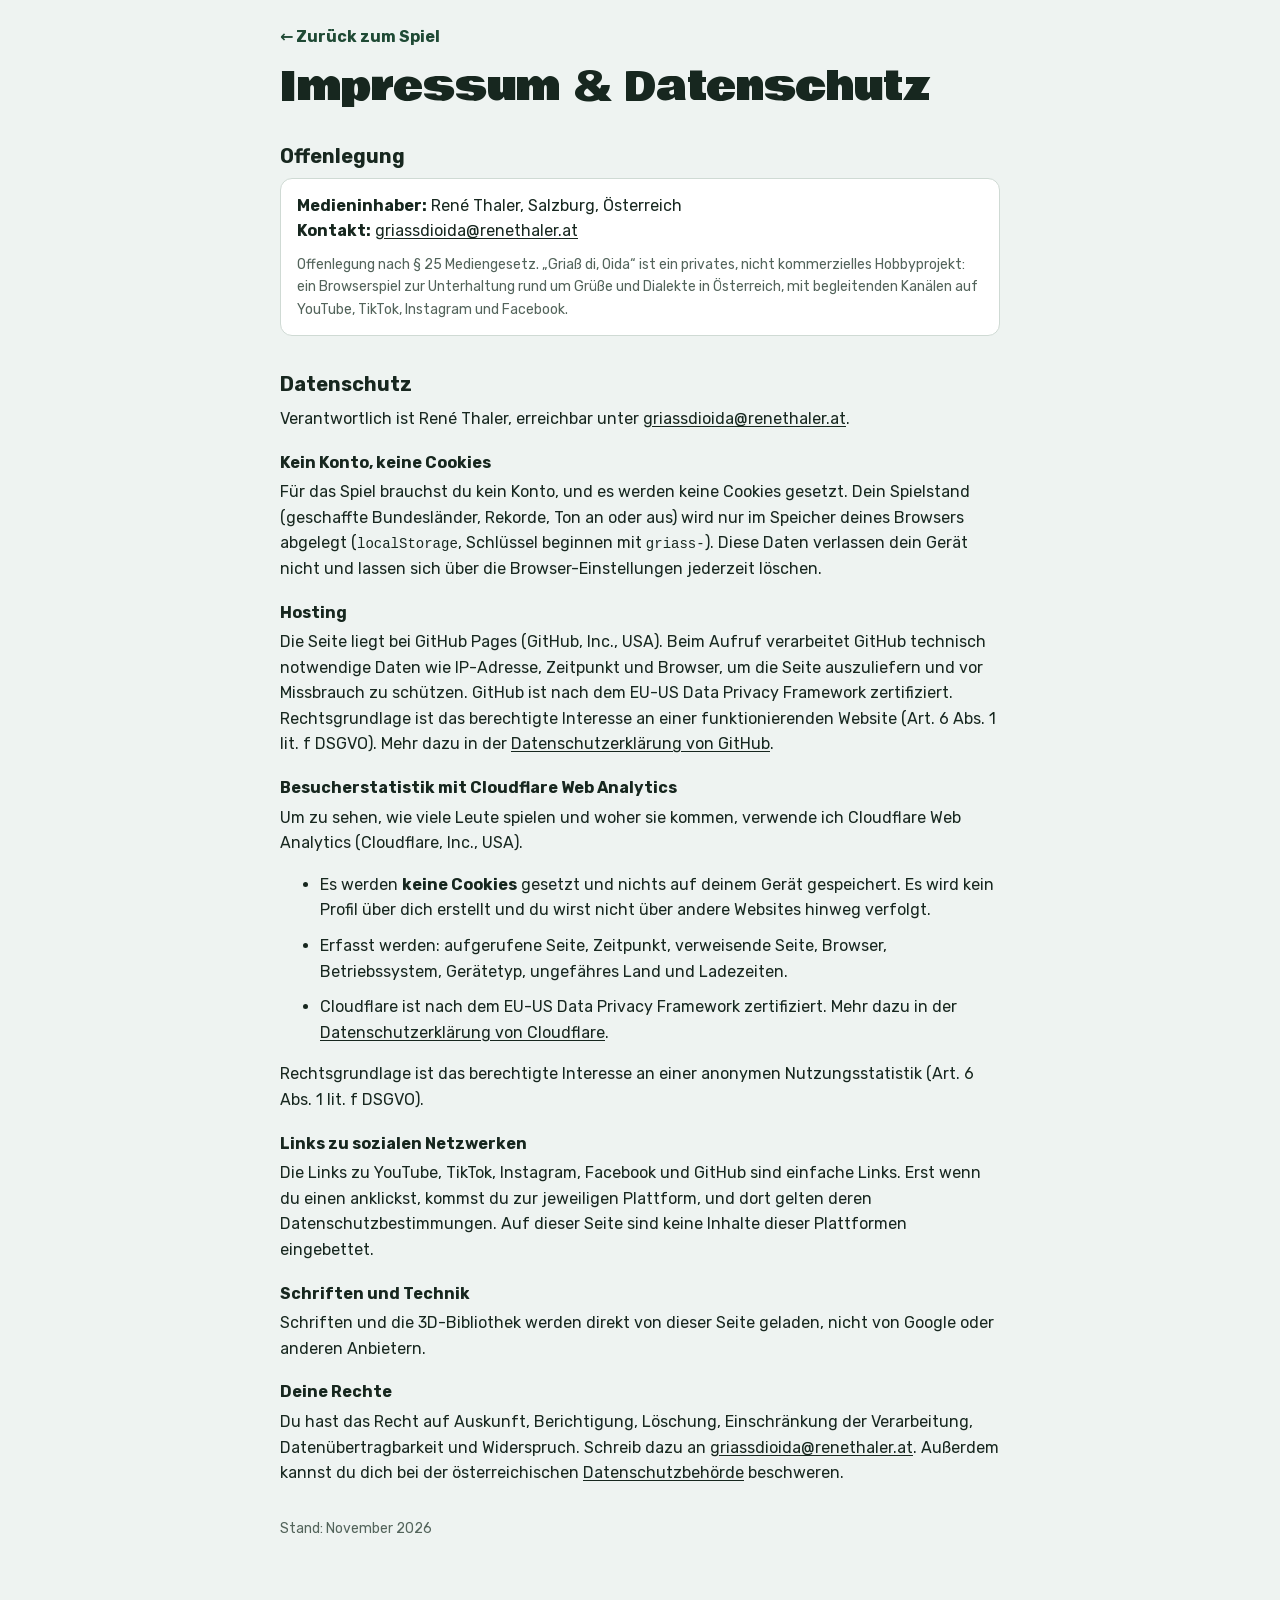
<file: impressum.html>
<!doctype html>
<html lang="de">
<head>
<meta charset="utf-8">
<meta name="viewport" content="width=device-width, initial-scale=1">
<title>Impressum & Datenschutz · Griaß di, Oida</title>
<meta name="robots" content="noindex">
<link rel="icon" href="favicon.svg" type="image/svg+xml">
<link rel="stylesheet" href="fonts/fonts.css">
<style>
:root{--bg:#eef3f1;--surface:#fff;--fg:#17271f;--muted:#53645b;--line:#cfdad4;--tanne:#1f4a35}
@media (prefers-color-scheme: dark){:root{--bg:#0f1714;--surface:#16211c;--fg:#e6eee9;--muted:#9db1a6;--line:#2a3a32;--tanne:#7fc79f}}
html,body{background:var(--bg);color:var(--fg);margin:0}
body{font:16px/1.6 Rubik,system-ui,sans-serif}
main{max-width:720px;margin:0 auto;padding:24px 16px 56px}
h1{font:400 clamp(28px,6vw,40px)/1.05 "Bowlby One","Arial Black",sans-serif;margin:8px 0 20px}
h2{font-size:20px;margin:32px 0 6px}
h3{font-size:16px;margin:18px 0 4px}
p,li{margin:0 0 10px}
a{color:var(--fg);text-underline-offset:2px}
.back{display:inline-block;margin-bottom:8px;color:var(--tanne);font-weight:700;text-decoration:none}
.card{background:var(--surface);border:1px solid var(--line);border-radius:12px;padding:14px 16px}
.muted{color:var(--muted);font-size:14px}
code{font-size:14px}
</style>
</head>
<body>
<main>
<a class="back" href="./">← Zurück zum Spiel</a>
<h1>Impressum &amp; Datenschutz</h1>

<h2>Offenlegung</h2>
<div class="card">
  <p><b>Medieninhaber:</b> René Thaler, Salzburg, Österreich<br>
  <b>Kontakt:</b> <a href="mailto:griassdioida@renethaler.at">griassdioida@renethaler.at</a></p>
  <p class="muted" style="margin:0">Offenlegung nach § 25 Mediengesetz. „Griaß di, Oida“ ist ein privates, nicht kommerzielles Hobbyprojekt: ein Browserspiel zur Unterhaltung rund um Grüße und Dialekte in Österreich, mit begleitenden Kanälen auf YouTube, TikTok, Instagram und Facebook.</p>
</div>

<h2>Datenschutz</h2>
<p>Verantwortlich ist René Thaler, erreichbar unter <a href="mailto:griassdioida@renethaler.at">griassdioida@renethaler.at</a>.</p>

<h3>Kein Konto, keine Cookies</h3>
<p>Für das Spiel brauchst du kein Konto, und es werden keine Cookies gesetzt. Dein Spielstand (geschaffte Bundesländer, Rekorde, Ton an oder aus) wird nur im Speicher deines Browsers abgelegt (<code>localStorage</code>, Schlüssel beginnen mit <code>griass-</code>). Diese Daten verlassen dein Gerät nicht und lassen sich über die Browser-Einstellungen jederzeit löschen.</p>

<h3>Hosting</h3>
<p>Die Seite liegt bei GitHub Pages (GitHub, Inc., USA). Beim Aufruf verarbeitet GitHub technisch notwendige Daten wie IP-Adresse, Zeitpunkt und Browser, um die Seite auszuliefern und vor Missbrauch zu schützen. GitHub ist nach dem EU-US Data Privacy Framework zertifiziert. Rechtsgrundlage ist das berechtigte Interesse an einer funktionierenden Website (Art. 6 Abs. 1 lit. f DSGVO). Mehr dazu in der <a href="https://docs.github.com/de/site-policy/privacy-policies/github-general-privacy-statement" target="_blank" rel="noopener">Datenschutzerklärung von GitHub</a>.</p>

<h3>Besucherstatistik mit Cloudflare Web Analytics</h3>
<p>Um zu sehen, wie viele Leute spielen und woher sie kommen, verwende ich Cloudflare Web Analytics (Cloudflare, Inc., USA).</p>
<ul>
  <li>Es werden <b>keine Cookies</b> gesetzt und nichts auf deinem Gerät gespeichert. Es wird kein Profil über dich erstellt und du wirst nicht über andere Websites hinweg verfolgt.</li>
  <li>Erfasst werden: aufgerufene Seite, Zeitpunkt, verweisende Seite, Browser, Betriebssystem, Gerätetyp, ungefähres Land und Ladezeiten.</li>
  <li>Cloudflare ist nach dem EU-US Data Privacy Framework zertifiziert. Mehr dazu in der <a href="https://www.cloudflare.com/de-de/privacypolicy/" target="_blank" rel="noopener">Datenschutzerklärung von Cloudflare</a>.</li>
</ul>
<p>Rechtsgrundlage ist das berechtigte Interesse an einer anonymen Nutzungsstatistik (Art. 6 Abs. 1 lit. f DSGVO).</p>

<h3>Links zu sozialen Netzwerken</h3>
<p>Die Links zu YouTube, TikTok, Instagram, Facebook und GitHub sind einfache Links. Erst wenn du einen anklickst, kommst du zur jeweiligen Plattform, und dort gelten deren Datenschutzbestimmungen. Auf dieser Seite sind keine Inhalte dieser Plattformen eingebettet.</p>

<h3>Schriften und Technik</h3>
<p>Schriften und die 3D-Bibliothek werden direkt von dieser Seite geladen, nicht von Google oder anderen Anbietern.</p>

<h3>Deine Rechte</h3>
<p>Du hast das Recht auf Auskunft, Berichtigung, Löschung, Einschränkung der Verarbeitung, Datenübertragbarkeit und Widerspruch. Schreib dazu an <a href="mailto:griassdioida@renethaler.at">griassdioida@renethaler.at</a>. Außerdem kannst du dich bei der österreichischen <a href="https://www.dsb.gv.at" target="_blank" rel="noopener">Datenschutzbehörde</a> beschweren.</p>

<p class="muted" style="margin-top:32px">Stand: November 2026</p>
</main>
</body>
</html>
</file>
<file: fonts/fonts.css>
/* Bowlby One und Rubik (SIL Open Font License, siehe OFL-*.txt), lokal statt von Google Fonts */
/* Bowlby One 400 latin */
@font-face {
  font-family: 'Bowlby One';
  font-style: normal;
  font-weight: 400;
  font-display: swap;
  src: url(bowlbyone-latin.woff2) format('woff2');
  unicode-range: U+0000-00FF, U+0131, U+0152-0153, U+02BB-02BC, U+02C6, U+02DA, U+02DC, U+0304, U+0308, U+0329, U+2000-206F, U+20AC, U+2122, U+2191, U+2193, U+2212, U+2215, U+FEFF, U+FFFD;
}
/* Rubik 400 latin-ext */
@font-face {
  font-family: 'Rubik';
  font-style: normal;
  font-weight: 400;
  font-display: swap;
  src: url(rubik-latin-ext.woff2) format('woff2');
  unicode-range: U+0100-02BA, U+02BD-02C5, U+02C7-02CC, U+02CE-02D7, U+02DD-02FF, U+0304, U+0308, U+0329, U+1D00-1DBF, U+1E00-1E9F, U+1EF2-1EFF, U+2020, U+20A0-20AB, U+20AD-20C4, U+2113, U+2C60-2C7F, U+A720-A7FF;
}
/* Rubik 400 latin */
@font-face {
  font-family: 'Rubik';
  font-style: normal;
  font-weight: 400;
  font-display: swap;
  src: url(rubik-latin.woff2) format('woff2');
  unicode-range: U+0000-00FF, U+0131, U+0152-0153, U+02BB-02BC, U+02C6, U+02DA, U+02DC, U+0304, U+0308, U+0329, U+2000-206F, U+20AC, U+2122, U+2191, U+2193, U+2212, U+2215, U+FEFF, U+FFFD;
}
/* Rubik 500 latin-ext */
@font-face {
  font-family: 'Rubik';
  font-style: normal;
  font-weight: 500;
  font-display: swap;
  src: url(rubik-latin-ext.woff2) format('woff2');
  unicode-range: U+0100-02BA, U+02BD-02C5, U+02C7-02CC, U+02CE-02D7, U+02DD-02FF, U+0304, U+0308, U+0329, U+1D00-1DBF, U+1E00-1E9F, U+1EF2-1EFF, U+2020, U+20A0-20AB, U+20AD-20C4, U+2113, U+2C60-2C7F, U+A720-A7FF;
}
/* Rubik 500 latin */
@font-face {
  font-family: 'Rubik';
  font-style: normal;
  font-weight: 500;
  font-display: swap;
  src: url(rubik-latin.woff2) format('woff2');
  unicode-range: U+0000-00FF, U+0131, U+0152-0153, U+02BB-02BC, U+02C6, U+02DA, U+02DC, U+0304, U+0308, U+0329, U+2000-206F, U+20AC, U+2122, U+2191, U+2193, U+2212, U+2215, U+FEFF, U+FFFD;
}
/* Rubik 600 latin-ext */
@font-face {
  font-family: 'Rubik';
  font-style: normal;
  font-weight: 600;
  font-display: swap;
  src: url(rubik-latin-ext.woff2) format('woff2');
  unicode-range: U+0100-02BA, U+02BD-02C5, U+02C7-02CC, U+02CE-02D7, U+02DD-02FF, U+0304, U+0308, U+0329, U+1D00-1DBF, U+1E00-1E9F, U+1EF2-1EFF, U+2020, U+20A0-20AB, U+20AD-20C4, U+2113, U+2C60-2C7F, U+A720-A7FF;
}
/* Rubik 600 latin */
@font-face {
  font-family: 'Rubik';
  font-style: normal;
  font-weight: 600;
  font-display: swap;
  src: url(rubik-latin.woff2) format('woff2');
  unicode-range: U+0000-00FF, U+0131, U+0152-0153, U+02BB-02BC, U+02C6, U+02DA, U+02DC, U+0304, U+0308, U+0329, U+2000-206F, U+20AC, U+2122, U+2191, U+2193, U+2212, U+2215, U+FEFF, U+FFFD;
}
/* Rubik 700 latin-ext */
@font-face {
  font-family: 'Rubik';
  font-style: normal;
  font-weight: 700;
  font-display: swap;
  src: url(rubik-latin-ext.woff2) format('woff2');
  unicode-range: U+0100-02BA, U+02BD-02C5, U+02C7-02CC, U+02CE-02D7, U+02DD-02FF, U+0304, U+0308, U+0329, U+1D00-1DBF, U+1E00-1E9F, U+1EF2-1EFF, U+2020, U+20A0-20AB, U+20AD-20C4, U+2113, U+2C60-2C7F, U+A720-A7FF;
}
/* Rubik 700 latin */
@font-face {
  font-family: 'Rubik';
  font-style: normal;
  font-weight: 700;
  font-display: swap;
  src: url(rubik-latin.woff2) format('woff2');
  unicode-range: U+0000-00FF, U+0131, U+0152-0153, U+02BB-02BC, U+02C6, U+02DA, U+02DC, U+0304, U+0308, U+0329, U+2000-206F, U+20AC, U+2122, U+2191, U+2193, U+2212, U+2215, U+FEFF, U+FFFD;
}
</file>
